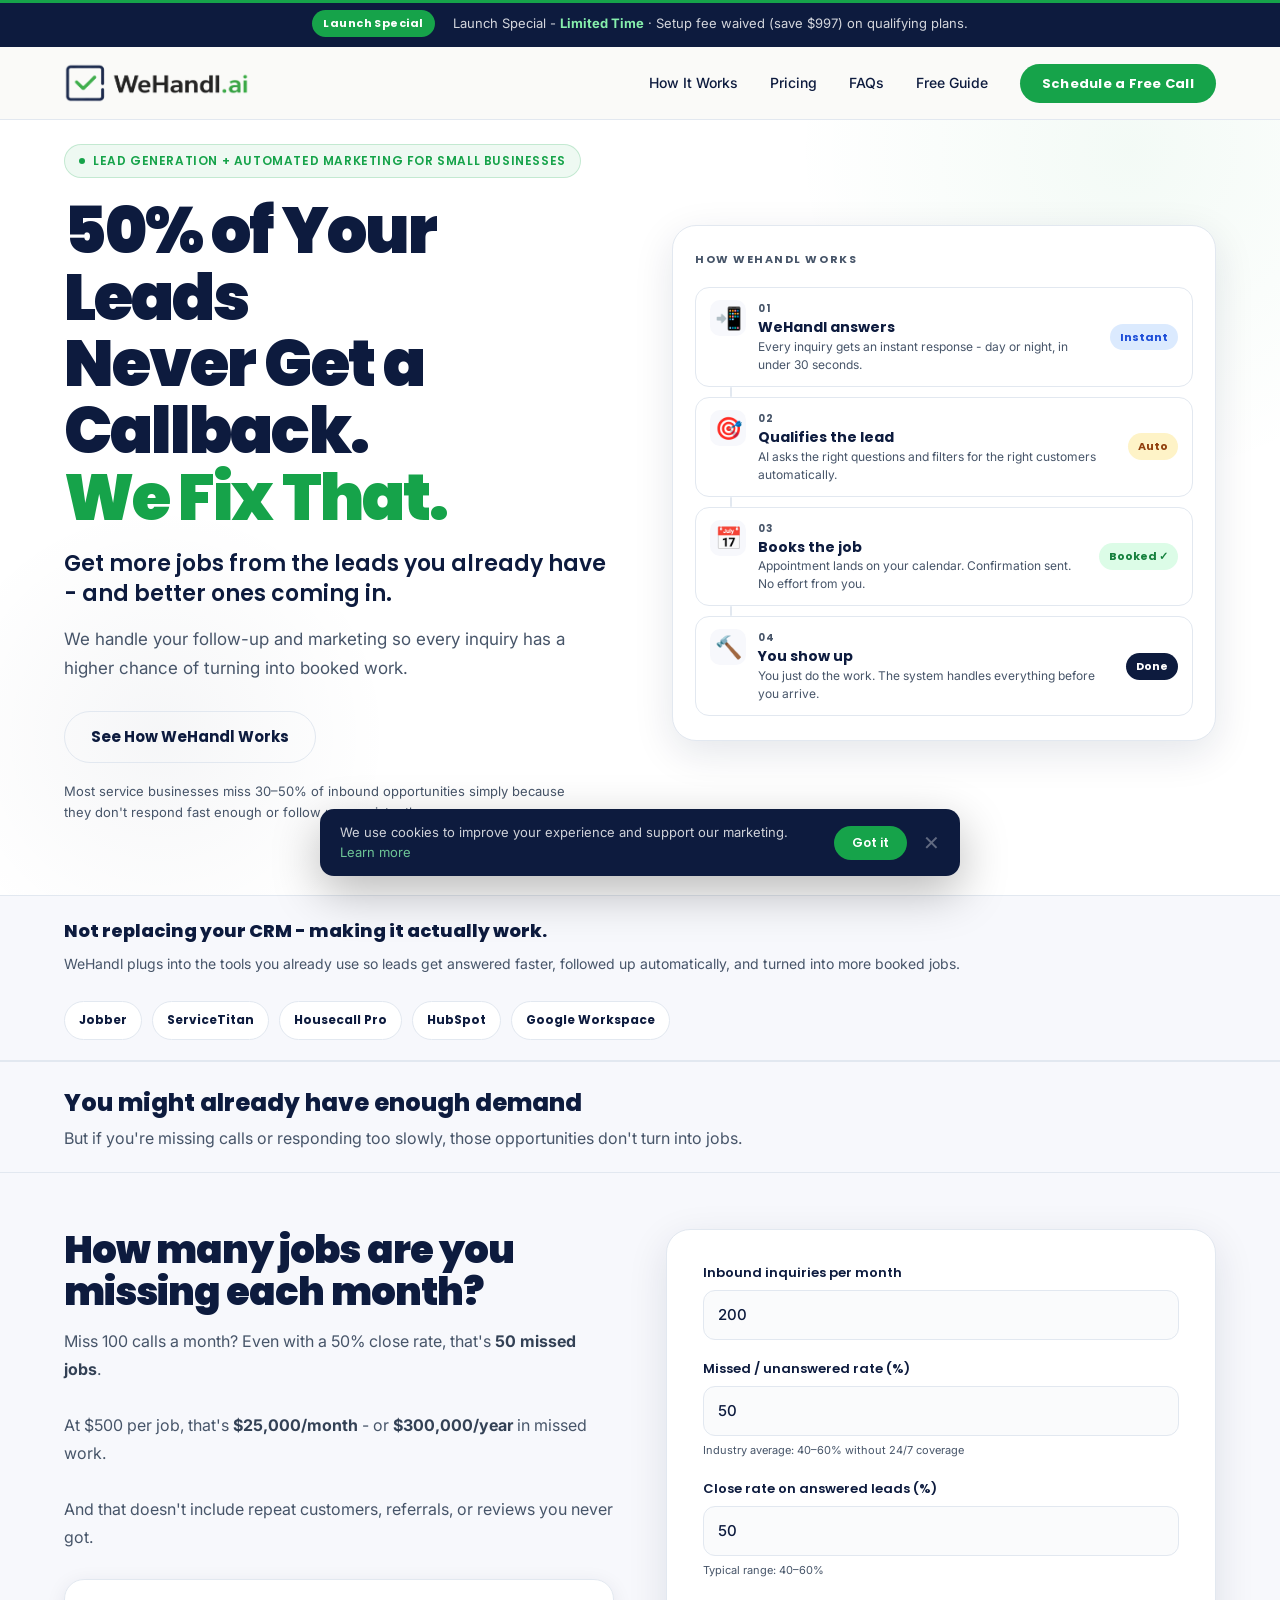
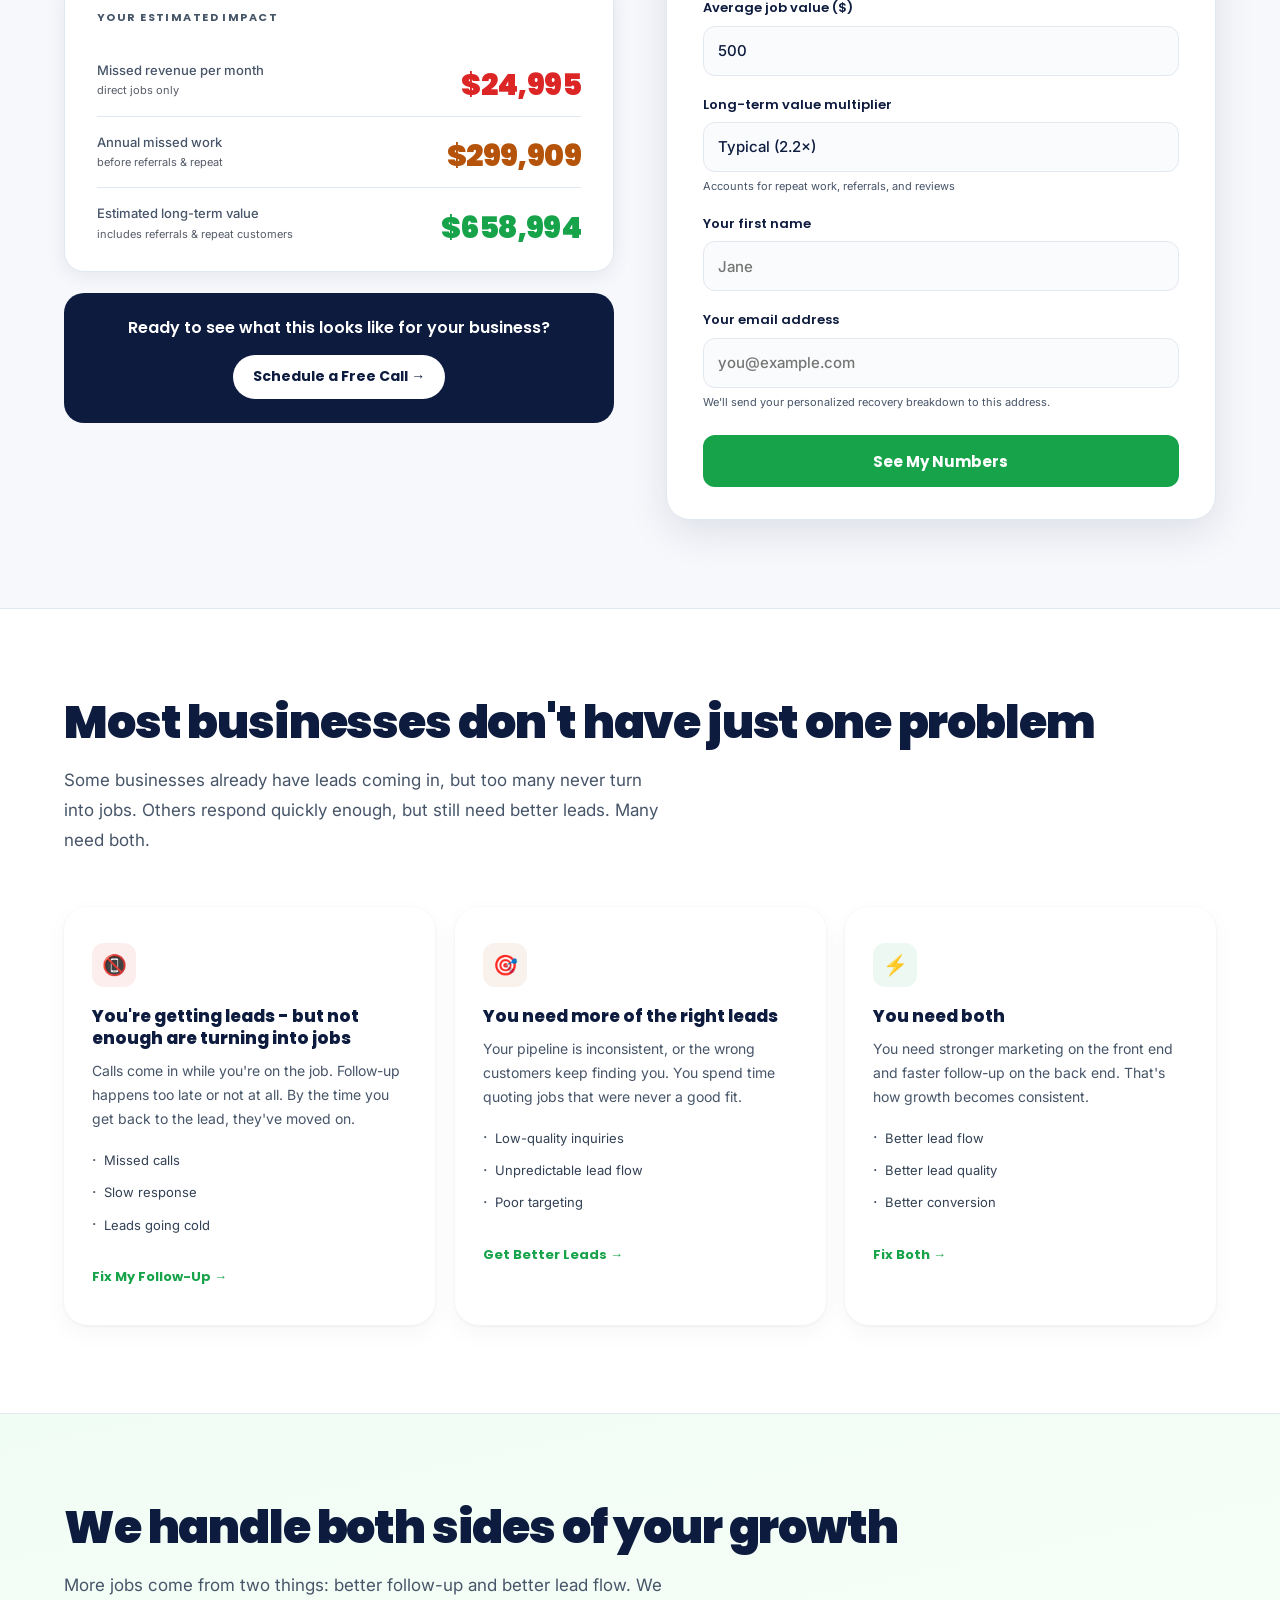
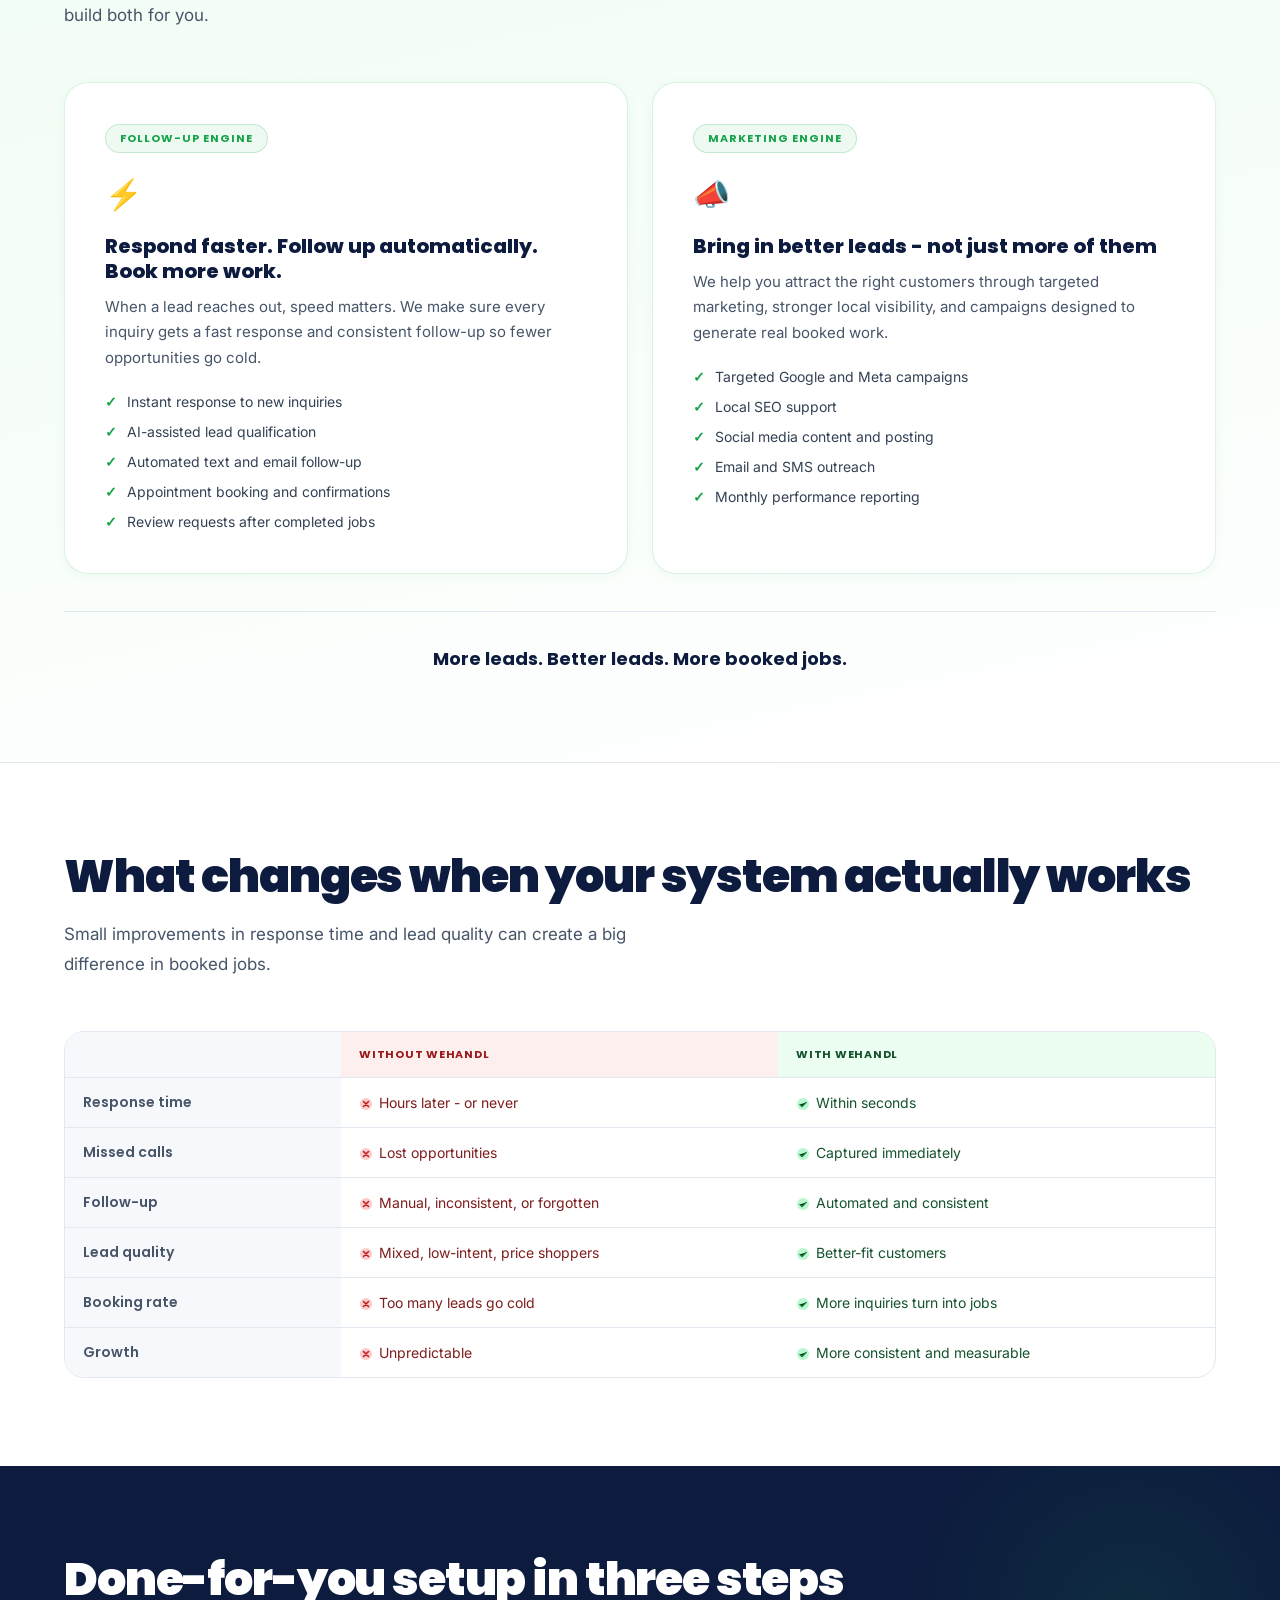
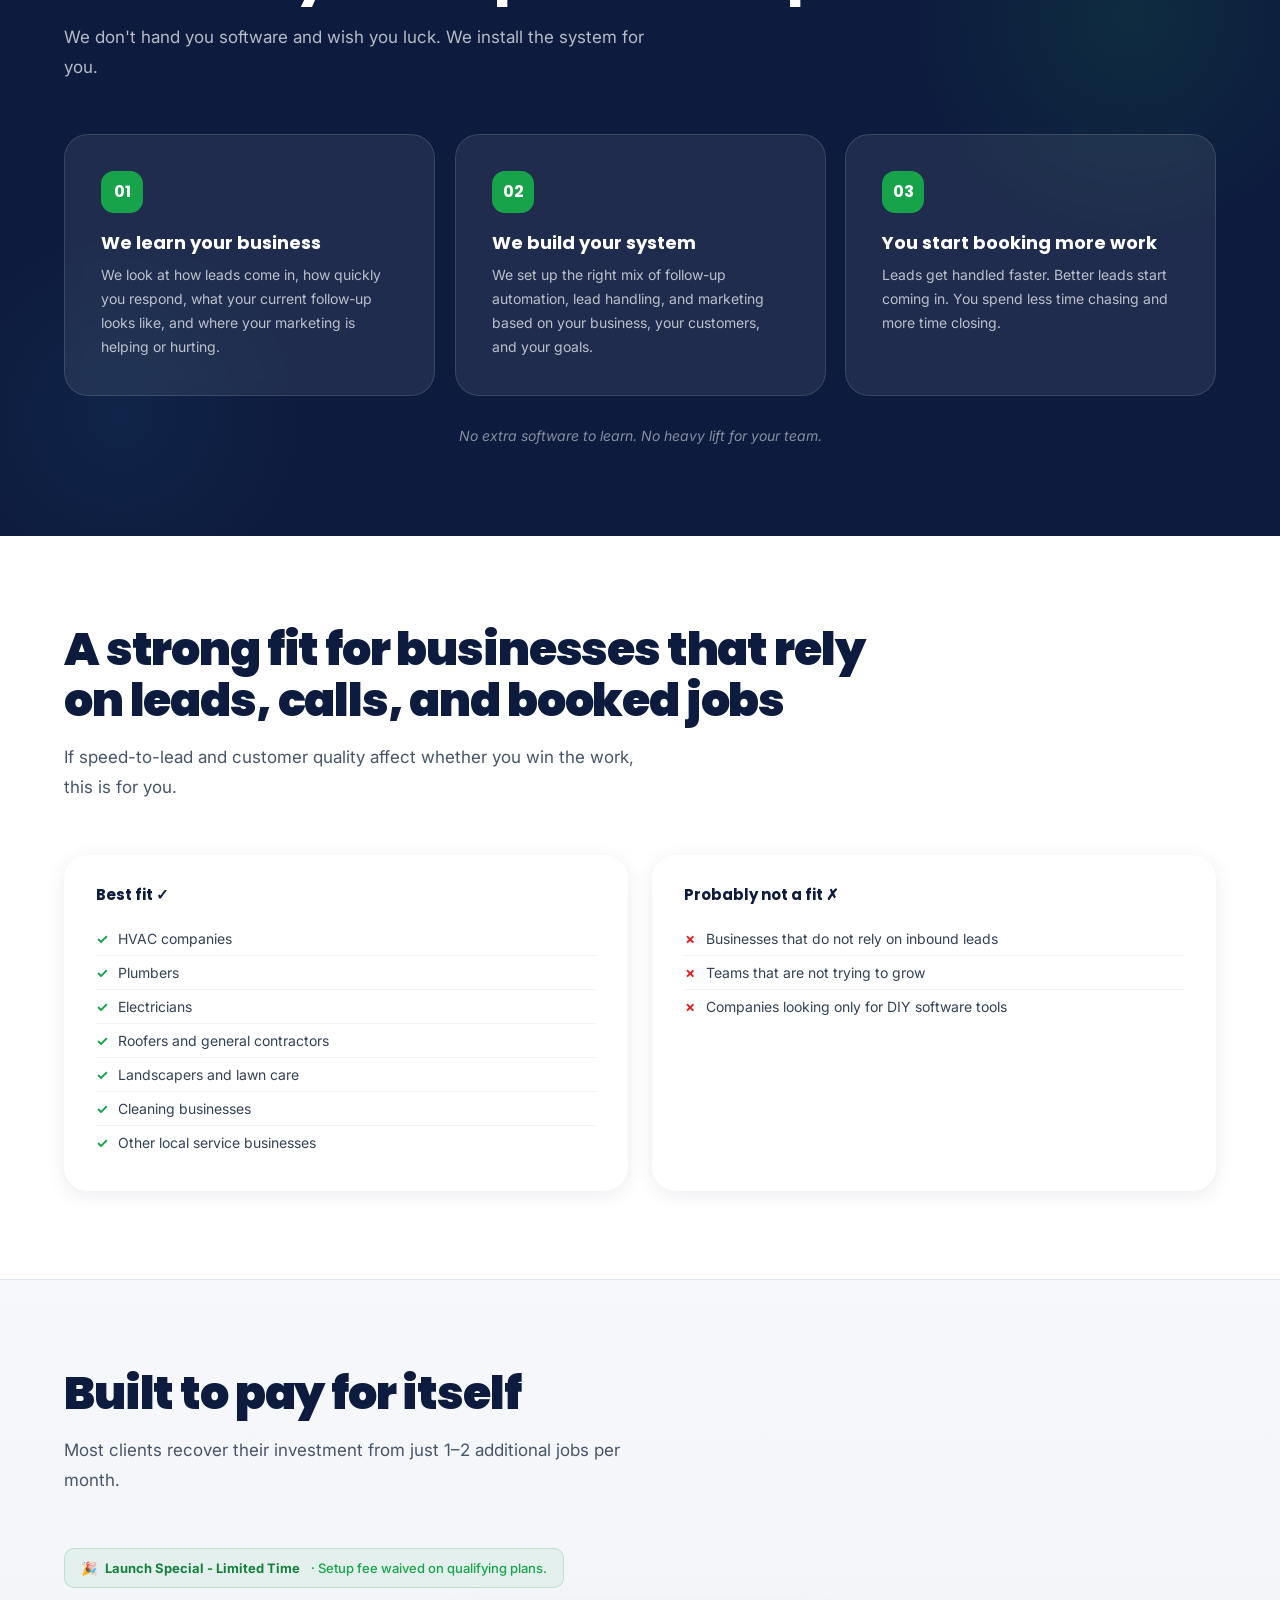
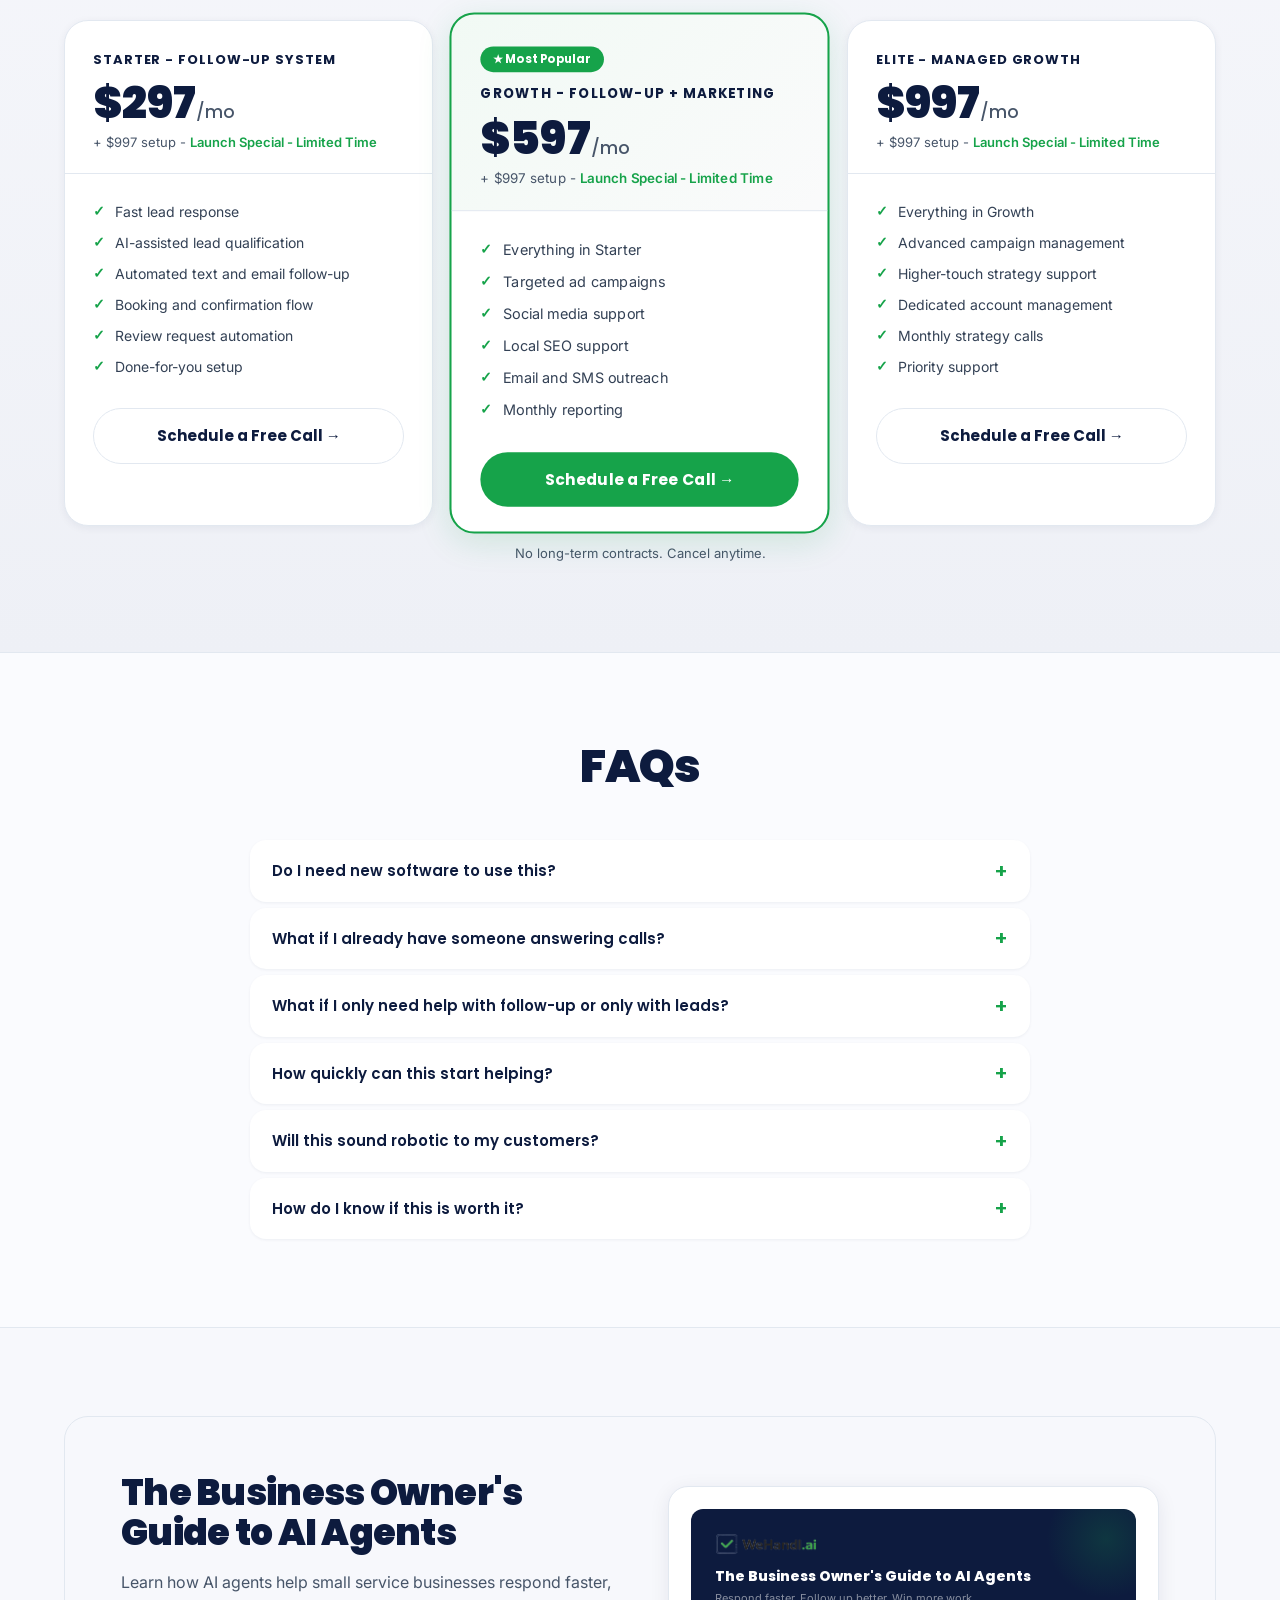
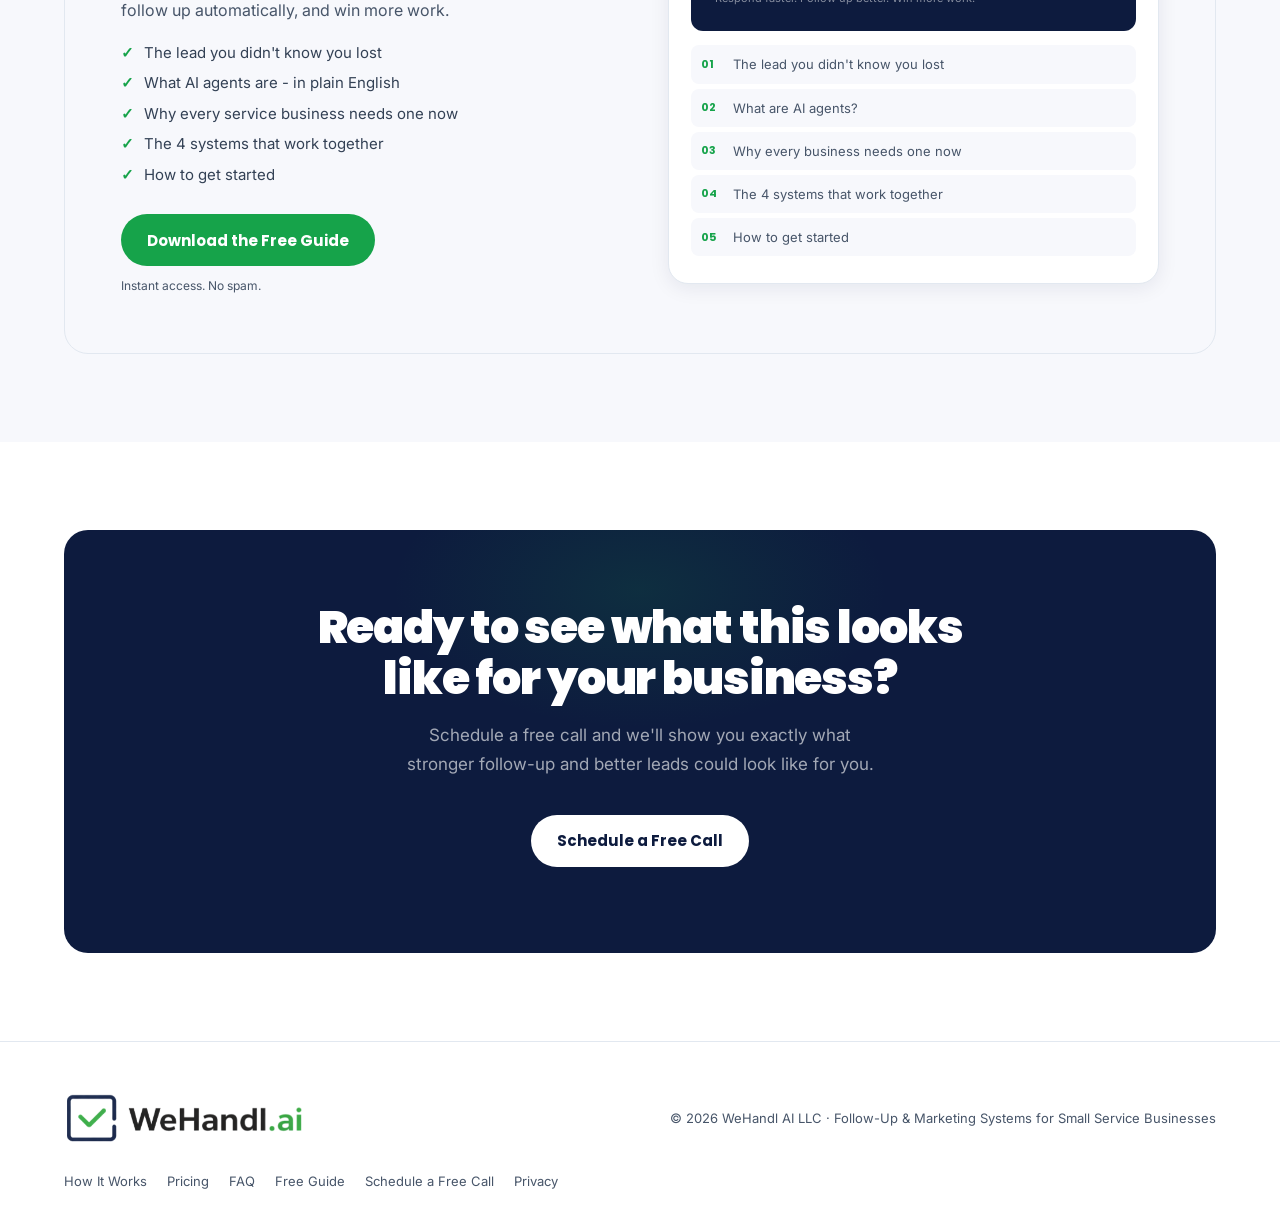
<file: index.html>
<!DOCTYPE html>
<html lang="en">
<head>
<meta charset="UTF-8">
<meta name="viewport" content="width=device-width, initial-scale=1.0">
<title>WeHandl.ai - More Jobs from the Leads You Already Have</title>
<meta name="description" content="WeHandl handles your follow-up and marketing so every inquiry has a higher chance of turning into booked work.">
<link rel="preconnect" href="https://fonts.googleapis.com">
<link href="https://fonts.googleapis.com/css2?family=Poppins:wght@400;500;600;700;800;900&family=Inter:wght@300;400;500;600&display=swap" rel="stylesheet">
<style>
/* ─────────────────────────────────────────
   RESET + TOKENS
───────────────────────────────────────── */
*,*::before,*::after{margin:0;padding:0;box-sizing:border-box}
html{scroll-behavior:smooth;overflow-x:hidden}
body{font-family:"Inter",sans-serif;color:#0F172A;background:#fff;overflow-x:hidden;line-height:1.7;font-size:16px}
h1,h2,h3,h4{font-family:"Poppins",sans-serif;line-height:1.12;color:#0D1B3E}
a{text-decoration:none;color:inherit}
img{display:block;max-width:100%}

:root{
  --navy:#0D1B3E;
  --green:#16A34A;
  --green-d:#15803D;
  --green-bg:rgba(22,163,74,.07);
  --white:#fff;
  --off:#F7F8FC;
  --muted:#475569;
  --body:#334155;
  --border:#E2E8F0;
  --red:#DC2626;
  --gold:#B45309;
  --shadow-sm:0 2px 8px rgba(13,27,62,.06);
  --shadow:0 4px 20px rgba(13,27,62,.08);
  --shadow-md:0 12px 40px rgba(13,27,62,.11);
  --shadow-lg:0 24px 56px rgba(13,27,62,.14);
  --ease:cubic-bezier(.22,1,.36,1);
  --r:16px;
  --r-lg:20px;
  --r-xl:24px;
  --px:clamp(20px,5vw,80px);
}

/* ─────────────────────────────────────────
   BUTTONS
───────────────────────────────────────── */
.btn{display:inline-flex;align-items:center;justify-content:center;gap:8px;font-family:"Poppins",sans-serif;font-weight:700;font-size:15px;border-radius:999px;transition:transform 180ms var(--ease),box-shadow 180ms var(--ease),background 180ms var(--ease),border-color 180ms var(--ease);cursor:pointer;border:none;white-space:nowrap;height:52px;padding:0 26px}
.btn:active{transform:translateY(0)!important}
.btn-green{background:var(--green);color:#fff}
.btn-green:hover{background:var(--green-d);transform:translateY(-2px);box-shadow:0 10px 28px rgba(22,163,74,.32)}
.btn-outline{background:transparent;border:1.5px solid var(--border);color:var(--navy)}
.btn-outline:hover{border-color:#94A3B8;transform:translateY(-2px);background:#FAFBFC}
.btn-white{background:#fff;color:var(--navy)}
.btn-white:hover{transform:translateY(-2px);box-shadow:0 10px 24px rgba(0,0,0,.13)}
.btn-ghost{background:transparent;border:1.5px solid rgba(255,255,255,.28);color:#fff}
.btn-ghost:hover{border-color:rgba(255,255,255,.65);transform:translateY(-2px)}
.btn-sm{height:44px;padding:0 20px;font-size:14px}

/* ─────────────────────────────────────────
   LAUNCH BANNER
───────────────────────────────────────── */
.launch-bar{background:var(--navy);padding:10px var(--px);text-align:center;position:fixed;top:0;left:0;right:0;z-index:201}
.launch-bar-inner{max-width:1200px;margin:0 auto;display:flex;align-items:center;justify-content:center;gap:18px;flex-wrap:wrap}
.lb-chip{background:var(--green);color:#fff;font-family:"Poppins",sans-serif;font-weight:700;font-size:11px;padding:4px 11px;border-radius:100px;flex-shrink:0;letter-spacing:.04em}
.lb-text{font-size:13px;color:rgba(255,255,255,.82)}
.lb-text strong{color:#86efac}
.lb-link{font-family:"Poppins",sans-serif;font-size:13px;font-weight:600;color:#86efac;border-bottom:1px solid rgba(134,239,172,.35);padding-bottom:1px;white-space:nowrap;transition:color .18s,border-color .18s}
.lb-link:hover{color:#16A34A;border-color:rgba(255,255,255,.4)}

/* ─────────────────────────────────────────
   NAV
───────────────────────────────────────── */
.nav{position:fixed;top:42px;left:0;right:0;z-index:200;background:#FAFAF8;backdrop-filter:blur(16px);border-bottom:1px solid var(--border);transition:box-shadow .3s}
.nav.scrolled{box-shadow:0 4px 24px rgba(0,0,0,.25)}
.nav-inner{max-width:1400px;margin:0 auto;height:72px;display:flex;align-items:center;justify-content:space-between;padding:0 var(--px);gap:32px;position:relative}
.nav-logo{height:40px;width:auto;object-fit:contain;margin:0}
.nav-links{display:flex;align-items:center;gap:32px;list-style:none}
.nav-links a{font-size:14px;font-weight:500;color:#0D1B3E;transition:color .18s}
.nav-links a:hover{color:var(--green)}
.nav-links .nav-cta{background:var(--green);color:#fff;padding:10px 22px;border-radius:100px;font-weight:700;font-family:"Poppins",sans-serif;font-size:13px;letter-spacing:.02em;transition:background .18s,transform 180ms var(--ease),box-shadow 180ms var(--ease)}
.nav-links .nav-cta:hover{background:var(--green-d);transform:translateY(-2px);box-shadow:0 8px 20px rgba(22,163,74,.25);color:#fff}

/* Hamburger */
.nav-hamburger{display:none;flex-direction:column;justify-content:center;gap:5px;width:28px;height:28px;cursor:pointer;background:none;border:none;padding:0;z-index:301}
.nav-hamburger span{display:block;width:100%;height:2.5px;background:var(--navy);border-radius:2px;transition:transform .3s,opacity .3s}
.nav-hamburger.open span:nth-child(1){transform:translateY(7.5px) rotate(45deg)}
.nav-hamburger.open span:nth-child(2){opacity:0}
.nav-hamburger.open span:nth-child(3){transform:translateY(-7.5px) rotate(-45deg)}

/* Mobile nav overlay */
.nav-mobile-overlay{display:none;position:fixed;inset:0;background:rgba(13,27,62,.4);backdrop-filter:blur(4px);z-index:199}
.nav-mobile-overlay.open{display:block}

/* Mobile nav + hero */
@media(max-width:768px){
  /* Hide launch bar on mobile - reclaim vertical space */
  .launch-bar{display:none}

  /* Nav */
  .nav{top:0!important}
  .nav-inner{height:52px;padding:0 16px}
  .nav-logo{height:32px;width:auto;margin:0;mix-blend-mode:normal}
  .nav-hamburger{display:flex;order:3}
  .nav-links{position:fixed;top:0;right:-100%;width:280px;height:100vh;flex-direction:column;align-items:stretch;gap:0;background:#fff;padding:80px 28px 40px;z-index:300;box-shadow:-8px 0 40px rgba(0,0,0,.12);transition:right .35s cubic-bezier(.4,0,.2,1)}
  .nav-links.open{right:0}
  .nav-links li{border-bottom:1px solid var(--border)}
  .nav-links a{display:block;padding:16px 0;font-size:16px;font-weight:600}
  .nav-links .nav-cta{text-align:center;margin-top:20px;padding:14px 22px;border-radius:14px;font-size:15px}
  .nav-links li:has(.nav-cta){border-bottom:none}
  /* Hero overrides in RESPONSIVE section below for source-order specificity */
}
@media(min-width:769px) and (max-width:1024px){
  .nav-inner{height:66px}
  .nav-logo{height:36px;margin:0}
  .nav-links{gap:22px}
  .nav-links a{font-size:13px}
}

/* ─────────────────────────────────────────
   COOKIE BANNER
───────────────────────────────────────── */
#cookie-banner{position:fixed;bottom:24px;left:50%;transform:translateX(-50%);z-index:9999;background:var(--navy);color:#fff;border-radius:14px;padding:14px 20px;display:flex;align-items:center;gap:16px;max-width:640px;width:calc(100% - 32px);box-shadow:0 16px 48px rgba(0,0,0,.28);animation:slideUp .4s var(--ease) forwards}
@keyframes slideUp{from{opacity:0;transform:translateX(-50%) translateY(14px)}to{opacity:1;transform:translateX(-50%) translateY(0)}}
#cookie-banner p{font-size:13px;flex:1;opacity:.8;line-height:1.5}
#cookie-banner a{color:#86efac}
.ck-btn{background:var(--green);color:#fff;font-family:"Poppins",sans-serif;font-weight:600;font-size:12px;padding:8px 18px;border-radius:100px;border:none;cursor:pointer;white-space:nowrap;flex-shrink:0;transition:background .18s}
.ck-btn:hover{background:var(--green-d)}
.ck-x{background:none;border:none;color:rgba(255,255,255,.35);cursor:pointer;font-size:20px;flex-shrink:0;line-height:1;transition:color .18s}
.ck-x:hover{color:rgba(255,255,255,.7)}

/* ─────────────────────────────────────────
   HERO
───────────────────────────────────────── */
.hero{padding:148px var(--px) 72px;min-height:calc(100vh - 42px);display:flex;align-items:center;position:relative;overflow:hidden;background:#fff}
.hero::before{content:"";position:absolute;top:-200px;right:-200px;width:700px;height:700px;border-radius:50%;background:radial-gradient(circle,rgba(22,163,74,.05),transparent 68%);pointer-events:none}
.hero::after{content:"";position:absolute;bottom:-80px;left:-80px;width:480px;height:480px;border-radius:50%;background:radial-gradient(circle,rgba(13,27,62,.04),transparent 68%);pointer-events:none}
.hero-inner{position:relative;z-index:1;width:100%;max-width:1200px;margin:0 auto;display:grid;grid-template-columns:1fr 1fr;gap:clamp(48px,5vw,72px);align-items:center}
.hero-inner>div{min-width:0}

/* Hero text */
.hero-badge{display:inline-flex;align-items:center;gap:8px;background:var(--green-bg);border:1px solid rgba(22,163,74,.2);border-radius:100px;padding:6px 14px;margin-bottom:20px;font-size:12px;font-weight:600;color:var(--green);font-family:"Poppins",sans-serif;letter-spacing:.05em;text-transform:uppercase;max-width:100%}
.hero-badge .dot{width:6px;height:6px;background:var(--green);border-radius:50%;animation:blink 2s infinite;flex-shrink:0}
@keyframes blink{0%,100%{opacity:1}50%{opacity:.2}}
.hero h1{font-size:clamp(44px,5vw,64px);font-weight:900;letter-spacing:-.03em;line-height:1.04;max-width:620px;margin-bottom:18px;color:var(--navy)}
.hero h1 .accent{color:var(--green)}
.hero-sub{font-size:22px;font-weight:600;color:var(--navy);line-height:1.35;max-width:560px;margin-bottom:16px;font-family:"Poppins",sans-serif}
.hero-body{font-size:17px;color:var(--muted);max-width:560px;line-height:1.72;margin-bottom:28px}
.hero-btns{display:flex;gap:12px;flex-wrap:wrap;margin-bottom:18px}
.hero-micro{font-size:13px;color:var(--muted);max-width:520px;line-height:1.6}
.hero-trust{font-size:13px;color:#94A3B8;margin-top:8px}

/* Hero right - stat card */
.hero-card{background:#fff;border:1px solid var(--border);border-radius:var(--r-xl);padding:28px 32px;box-shadow:var(--shadow-md);width:100%}
.hero-card-label{font-family:"Poppins",sans-serif;font-size:11px;font-weight:700;letter-spacing:.14em;text-transform:uppercase;color:var(--muted);margin-bottom:18px;display:block}
.hero-main-stat{font-family:"Poppins",sans-serif;font-size:clamp(40px,5vw,58px);font-weight:900;color:var(--navy);letter-spacing:-.03em;line-height:1;margin-bottom:4px}
.hero-main-sub{font-size:13px;color:var(--muted);margin-bottom:22px}
.hero-sub-stats{display:grid;grid-template-columns:repeat(3,1fr);gap:12px;margin-bottom:24px}
.hss-item{background:var(--off);border:1px solid var(--border);border-radius:var(--r);padding:12px 10px;text-align:center}
.hss-val{font-family:"Poppins",sans-serif;font-size:18px;font-weight:800;color:var(--navy);display:block;line-height:1}
.hss-val.red{color:var(--red)}
.hss-val.gold{color:var(--gold)}
.hss-val.green{color:var(--green)}
.hss-lbl{font-size:11px;color:var(--muted);margin-top:4px;line-height:1.3;display:block}
/* Lead flow */
.lf-flow{display:flex;align-items:center;gap:0;background:var(--off);border:1px solid var(--border);border-radius:var(--r);overflow:hidden}
.lf-step{flex:1;padding:10px 12px;text-align:center;font-size:11px;font-weight:600;color:var(--muted);font-family:"Poppins",sans-serif;line-height:1.3;position:relative}
.lf-step.active{background:#fff;color:var(--navy);box-shadow:var(--shadow-sm)}
.lf-step:not(:last-child)::after{content:"→";position:absolute;right:-6px;top:50%;transform:translateY(-50%);font-size:12px;color:var(--border);z-index:1}
.lf-dot-active{width:6px;height:6px;border-radius:50%;background:var(--green);display:inline-block;margin-right:4px;animation:blink 1.6s infinite;vertical-align:middle}


.integration-strip{padding:20px var(--px);background:var(--off);border-top:1px solid var(--border);border-bottom:1px solid var(--border)}
.integration-strip-inner{max-width:1200px;margin:0 auto;display:flex;align-items:center;justify-content:space-between;gap:24px;flex-wrap:wrap}
.integration-copy strong{display:block;font-family:"Poppins",sans-serif;font-size:18px;font-weight:800;color:var(--navy);margin-bottom:4px}
.integration-copy span{font-size:14px;color:var(--muted);line-height:1.6}
.integration-tags{display:flex;flex-wrap:wrap;gap:10px}
.integration-tags span{background:#fff;border:1px solid var(--border);border-radius:999px;padding:8px 14px;font-size:12px;font-weight:700;color:var(--navy);font-family:"Poppins",sans-serif;white-space:nowrap}

/* ─────────────────────────────────────────
   TRANSITION BLOCK
───────────────────────────────────────── */
.transition-block{padding:28px var(--px) 20px;background:var(--off);border-top:1px solid var(--border)}
.transition-block-inner{max-width:1200px;margin:0 auto}
.tb-headline{font-family:"Poppins",sans-serif;font-size:clamp(18px,2.5vw,24px);font-weight:800;color:var(--navy);margin-bottom:8px}
.tb-body{font-size:16px;color:var(--muted);max-width:700px;line-height:1.7}

/* ─────────────────────────────────────────
   CALCULATOR
───────────────────────────────────────── */
.calc-section{padding:56px var(--px) 88px;background:var(--off);border-top:1px solid var(--border);border-bottom:1px solid var(--border)}
.calc-inner{max-width:1200px;margin:0 auto}
.calc-layout{display:grid;grid-template-columns:1fr 1fr;gap:clamp(40px,4vw,56px);align-items:start}

/* Calc left */
.calc-eyebrow{font-size:11px;font-weight:700;letter-spacing:.15em;text-transform:uppercase;color:var(--green);display:block;margin-bottom:12px;font-family:"Poppins",sans-serif}
.calc-headline{font-size:clamp(28px,3vw,40px);font-weight:900;letter-spacing:-.025em;line-height:1.1;max-width:540px;margin-bottom:14px;color:var(--navy)}
.calc-body{font-size:16px;color:var(--muted);max-width:560px;line-height:1.75;margin-bottom:28px}
.calc-body strong{color:var(--body)}

.calc-results-card{background:#fff;border:1px solid var(--border);border-radius:var(--r-lg);padding:28px 32px;box-shadow:var(--shadow);margin-bottom:20px}
.calc-results-lbl{font-size:11px;font-weight:700;letter-spacing:.13em;text-transform:uppercase;color:var(--muted);margin-bottom:18px;display:block;font-family:"Poppins",sans-serif}
.calc-result-item{display:flex;justify-content:space-between;align-items:flex-end;padding:16px 0;border-bottom:1px solid var(--border)}
.calc-result-item:last-child{border-bottom:none;padding-bottom:0}
.calc-result-lbl{font-size:13px;color:var(--muted);font-weight:500;line-height:1.4}
.calc-result-sub{font-size:11px;opacity:.7;display:block;margin-top:2px}
.calc-result-val{font-family:"Poppins",sans-serif;font-size:30px;font-weight:900;letter-spacing:-.02em;line-height:1;transition:opacity .18s;min-width:140px;text-align:right;flex-shrink:0}
.calc-result-val.red{color:var(--red)}
.calc-result-val.gold{color:var(--gold)}
.calc-result-val.green{color:var(--green)}
.calc-result-val.fading{opacity:.2}

.calc-cta-card{background:var(--navy);border-radius:var(--r-lg);padding:24px 28px;text-align:center}
.calc-cta-card p{font-size:16px;font-weight:600;color:#fff;margin-bottom:16px;font-family:"Poppins",sans-serif;line-height:1.4}

/* Calc right - form */
.calc-form-card{background:#fff;border:1px solid var(--border);border-radius:var(--r-xl);padding:32px 36px;box-shadow:var(--shadow-md)}
.calc-field{margin-bottom:18px}
.calc-field label{display:block;font-size:13px;font-weight:600;color:var(--navy);margin-bottom:6px;font-family:"Poppins",sans-serif}
.calc-field input,.calc-field select{width:100%;height:50px;padding:0 14px;background:#FAFBFC;border:1.5px solid var(--border);border-radius:12px;font-size:15px;font-family:"Inter",sans-serif;font-weight:500;color:var(--navy);appearance:none;outline:none;transition:border-color .18s,box-shadow .18s}
.calc-field input:focus,.calc-field select:focus{border-color:var(--green);box-shadow:0 0 0 3px rgba(22,163,74,.1);background:#fff}
.calc-helper{font-size:11px;color:var(--muted);margin-top:5px;display:block}
.calc-submit{width:100%;height:52px;background:var(--green);color:#fff;font-family:"Poppins",sans-serif;font-size:15px;font-weight:700;border:none;border-radius:12px;cursor:pointer;transition:background .18s,transform 180ms var(--ease),box-shadow 180ms var(--ease);margin-top:6px}
.calc-submit:hover{background:var(--green-d);transform:translateY(-2px);box-shadow:0 10px 28px rgba(22,163,74,.3)}

/* ─────────────────────────────────────────
   SECTION SHELL
───────────────────────────────────────── */
.section{padding:88px var(--px)}
.section.alt{background:var(--off)}

/* ── Distinct section backgrounds ── */
/* Solution: soft green tint */
#solution{background:linear-gradient(168deg,#f0fdf4 0%,#f7fef9 50%,#fff 100%)}
/* How It Works: navy depth */
#how{background:var(--navy);color:#fff;position:relative;overflow:hidden}
#how::before{content:"";position:absolute;top:-100px;right:-100px;width:500px;height:500px;border-radius:50%;background:radial-gradient(circle,rgba(22,163,74,.12),transparent 65%);pointer-events:none}
#how::after{content:"";position:absolute;bottom:-80px;left:-80px;width:400px;height:400px;border-radius:50%;background:radial-gradient(circle,rgba(56,189,248,.06),transparent 65%);pointer-events:none}
#how .section-inner{position:relative;z-index:1}
#how .section-title,#how .how-card h3{color:#fff}
#how .section-lead,#how .how-card p{color:rgba(255,255,255,.7)}
#how .how-support{color:rgba(255,255,255,.5)}
/* Pricing: subtle gradient */
#pricing{background:linear-gradient(180deg,#F7F8FC 0%,#EEF0F6 100%)}
/* FAQ: soft warm tint */
#faq{background:#FAFBFE}
/* Who: clean white with subtle left accent */
#who{background:#fff}
.section-inner{max-width:1200px;margin:0 auto}
.eyebrow{font-size:12px;font-weight:700;letter-spacing:.15em;text-transform:uppercase;color:var(--green);display:block;margin-bottom:12px;font-family:"Poppins",sans-serif}
.section-title{font-size:clamp(28px,4vw,46px);font-weight:900;margin-bottom:18px;letter-spacing:-.025em;line-height:1.1}
.section-lead{font-size:17px;color:var(--muted);max-width:600px;line-height:1.75;margin-bottom:52px}
.section-lead.reveal{opacity:0;transform:translateY(14px);transition:opacity 500ms var(--ease) 120ms,transform 500ms var(--ease) 120ms}
.section-lead.reveal.visible{opacity:1;transform:translateY(0)}

/* ─────────────────────────────────────────
   SCROLL REVEAL
───────────────────────────────────────── */
.reveal{opacity:0;transform:translateY(22px);transition:opacity 520ms var(--ease),transform 520ms var(--ease);will-change:transform,opacity}
.reveal.visible{opacity:1;transform:translateY(0)}

/* Slide from left */
.reveal-left{opacity:0;transform:translateX(-30px);transition:opacity 550ms var(--ease),transform 550ms var(--ease);will-change:transform,opacity}
.reveal-left.visible{opacity:1;transform:translateX(0)}

/* Slide from right */
.reveal-right{opacity:0;transform:translateX(30px);transition:opacity 550ms var(--ease),transform 550ms var(--ease);will-change:transform,opacity}
.reveal-right.visible{opacity:1;transform:translateX(0)}

/* Scale up */
.reveal-scale{opacity:0;transform:scale(.92);transition:opacity 500ms var(--ease),transform 500ms var(--ease);will-change:transform,opacity}
.reveal-scale.visible{opacity:1;transform:scale(1)}

/* Section headings - slide up with line reveal */
.section-title{opacity:0;transform:translateY(18px);transition:opacity 600ms var(--ease),transform 600ms var(--ease)}
.section-title.visible{opacity:1;transform:translateY(0)}
.section-sub{opacity:0;transform:translateY(12px);transition:opacity 500ms var(--ease) 150ms,transform 500ms var(--ease) 150ms}
.section-sub.visible{opacity:1;transform:translateY(0)}

/* Number count-up glow on reveal */
.calc-result-val{transition:opacity .4s var(--ease),transform .4s var(--ease);font-variant-numeric:tabular-nums;will-change:transform,opacity}
.calc-results-card.visible .calc-result-val{animation:countGlow 800ms ease-out both}
@keyframes countGlow{0%{opacity:.3}40%{opacity:1}100%{opacity:1}}

/* Blur-in - cinematic, use sparingly */
.reveal-blur{opacity:0;filter:blur(6px);transform:translateY(10px);transition:opacity 600ms var(--ease),filter 600ms var(--ease),transform 600ms var(--ease)}
.reveal-blur.visible{opacity:1;filter:blur(0);transform:translateY(0)}

/* Growing divider between sections */
.section-divider{width:100%;height:1px;position:relative;overflow:hidden}
.section-divider::after{content:'';position:absolute;top:0;left:50%;width:0;height:1px;background:var(--border);transition:width 800ms var(--ease),left 800ms var(--ease)}
.section-divider.visible::after{width:100%;left:0}

/* Scroll progress bar (CSS-only where supported) */
@supports(animation-timeline:scroll()){
  .scroll-progress{position:fixed;top:0;left:0;right:0;height:3px;background:var(--green);transform-origin:left;z-index:9999;animation:scaleProgress linear both;animation-timeline:scroll(root block);pointer-events:none}
  @keyframes scaleProgress{from{transform:scaleX(0)}to{transform:scaleX(1)}}
}

/* Reduced motion */
@media(prefers-reduced-motion:reduce){
  .reveal,.reveal-left,.reveal-right,.reveal-scale,.reveal-blur,
  .section-title,.section-lead,.section-divider::after{
    opacity:1!important;transform:none!important;filter:none!important;
    transition:none!important;animation:none!important
  }
  .section-divider::after{width:100%!important;left:0!important}
}

/* ─────────────────────────────────────────
   GROWTH BREAKDOWN CARDS
───────────────────────────────────────── */
.breakdown-grid{display:grid;grid-template-columns:repeat(3,1fr);gap:20px;margin-top:52px}
.breakdown-card{background:#fff;border:none;border-radius:var(--r-xl);padding:36px 28px;position:relative;overflow:hidden;cursor:default;transition:transform 220ms var(--ease),box-shadow 220ms var(--ease);box-shadow:0 1px 4px rgba(13,27,62,.06),0 8px 24px rgba(13,27,62,.04)}
.breakdown-card::before{content:"";position:absolute;top:0;left:0;right:0;height:3px;transform:scaleX(0);transform-origin:left;transition:transform 360ms var(--ease)}
.bd-c1::before{background:var(--red)}.bd-c2::before{background:var(--gold)}.bd-c3::before{background:var(--green)}
.breakdown-card:hover{transform:translateY(-5px);box-shadow:var(--shadow-md)}
.breakdown-card:hover::before{transform:scaleX(1)}
.bd-c1:hover{box-shadow:0 12px 36px rgba(220,38,38,.1)}.bd-c2:hover{box-shadow:0 12px 36px rgba(180,83,9,.1)}.bd-c3:hover{box-shadow:0 12px 36px rgba(22,163,74,.1)}
.bd-icon{width:44px;height:44px;border-radius:12px;display:flex;align-items:center;justify-content:center;font-size:20px;margin-bottom:18px}
.bd-c1 .bd-icon{background:rgba(220,38,38,.08)}.bd-c2 .bd-icon{background:rgba(180,83,9,.08)}.bd-c3 .bd-icon{background:rgba(22,163,74,.08)}
.breakdown-card h3{font-size:17px;font-weight:800;margin-bottom:10px;color:var(--navy);line-height:1.3}
.breakdown-card p{font-size:14px;color:var(--muted);line-height:1.7;margin-bottom:16px}
.bd-points{list-style:none;display:flex;flex-direction:column;gap:5px;margin-bottom:24px}
.bd-points li{font-size:13px;color:var(--body);display:flex;gap:8px;align-items:center}
.bd-points li::before{content:"·";color:var(--muted);font-size:16px;flex-shrink:0}
.bd-cta{font-size:13px;font-weight:700;color:var(--green);font-family:"Poppins",sans-serif;display:inline-flex;align-items:center;gap:6px;transition:gap .18s}
.breakdown-card:hover .bd-cta{gap:10px}

/* ─────────────────────────────────────────
   SOLUTION CARDS
───────────────────────────────────────── */
.solution-grid{display:grid;grid-template-columns:1fr 1fr;gap:24px;margin-top:52px}
.solution-card{background:#fff;border:1.5px solid rgba(22,163,74,.15);border-radius:var(--r-xl);padding:40px;transition:transform 220ms var(--ease),box-shadow 220ms var(--ease),border-color 220ms var(--ease);box-shadow:0 2px 12px rgba(22,163,74,.06)}
.solution-card:hover{transform:translateY(-5px);box-shadow:0 12px 36px rgba(22,163,74,.14);border-color:rgba(22,163,74,.32)}
.sol-tag{display:inline-block;background:var(--green-bg);border:1px solid rgba(22,163,74,.2);border-radius:100px;padding:4px 14px;font-size:11px;font-family:"Poppins",sans-serif;font-weight:700;letter-spacing:.09em;text-transform:uppercase;color:var(--green);margin-bottom:16px}
.sol-icon{font-size:30px;display:block;margin-bottom:14px}
.solution-card h3{font-size:20px;font-weight:800;margin-bottom:10px;color:var(--navy);line-height:1.25}
.solution-card p{font-size:15px;color:var(--muted);line-height:1.72;margin-bottom:20px}
.sol-checks{display:flex;flex-direction:column;gap:8px}
.sol-check{font-size:14px;color:var(--body);display:flex;gap:10px;align-items:flex-start;line-height:1.5}
.sol-check::before{content:"✓";color:var(--green);font-weight:700;flex-shrink:0;font-family:"Poppins",sans-serif;margin-top:1px}
.solution-footer{text-align:center;margin-top:36px;padding-top:32px;border-top:1px solid var(--border)}
.solution-footer p{font-size:18px;font-weight:700;color:var(--navy);font-family:"Poppins",sans-serif}

/* ─────────────────────────────────────────
   BEFORE / AFTER TABLE - FIXED
───────────────────────────────────────── */
.ba-wrap{margin-top:48px;overflow-x:auto;-webkit-overflow-scrolling:touch;border-radius:var(--r-lg);border:1px solid var(--border)}
.ba-table{width:100%;border-collapse:collapse;table-layout:fixed;min-width:560px}
.ba-table colgroup col:nth-child(1){width:24%}
.ba-table colgroup col:nth-child(2){width:38%}
.ba-table colgroup col:nth-child(3){width:38%}
.ba-table thead tr{border-bottom:1px solid var(--border)}
.ba-table th{padding:13px 18px;font-size:11px;font-weight:700;letter-spacing:.07em;text-transform:uppercase;text-align:left;font-family:"Poppins",sans-serif}
.ba-th-label{background:var(--off);color:var(--muted)}
.ba-th-bad{background:rgba(254,226,226,.55);color:#991B1B}
.ba-th-good{background:rgba(220,252,231,.55);color:#14532D}
.ba-table tbody tr{border-bottom:.5px solid var(--border)}
.ba-table tbody tr:last-child{border-bottom:none}
.ba-table td{padding:14px 18px;font-size:14px;vertical-align:middle;line-height:1.5;transition:background 180ms var(--ease),transform 180ms var(--ease)}
.ba-td-label{font-size:13px;font-weight:600;color:var(--muted);background:var(--off);font-family:"Poppins",sans-serif}
.ba-td-bad{color:#7F1D1D;background:transparent}
.ba-td-good{color:#14532D;background:transparent}
.ba-table tbody tr:hover .ba-td-bad{background:#FEF2F2;transform:translateX(-4px)}
.ba-table tbody tr:hover .ba-td-good{background:#F0FDF4;transform:translateX(4px)}
.ba-table tbody tr:hover .ba-td-label{background:#F1F5F9}
/* icon helpers */
.ba-x{display:inline-flex;align-items:center;gap:7px}.ba-ch{display:inline-flex;align-items:center;gap:7px}

/* Mobile comparison cards (hidden on desktop) */
.ba-cards{display:none;flex-direction:column;gap:14px;margin-top:40px}
.ba-card{border-radius:var(--r);overflow:hidden;background:#fff;box-shadow:var(--shadow-sm)}
.ba-card-label{font-size:12px;font-weight:700;letter-spacing:.08em;text-transform:uppercase;color:var(--navy);font-family:"Poppins",sans-serif;padding:14px 18px 0;margin-bottom:10px}
.ba-card-row{display:flex;align-items:flex-start;gap:10px;padding:8px 18px;font-size:14px;line-height:1.5}
.ba-card-row:last-child{padding-bottom:16px}
.ba-card-bad{color:#7F1D1D;background:rgba(254,226,226,.3);padding:10px 18px;border-bottom:1px solid rgba(254,226,226,.5)}
.ba-card-good{color:#14532D;background:rgba(220,252,231,.35);padding:10px 18px}
.ba-card-icon{flex-shrink:0;margin-top:1px}
.ba-card-tag{display:inline-block;font-size:10px;font-weight:700;letter-spacing:.06em;text-transform:uppercase;padding:2px 8px;border-radius:4px;margin-bottom:4px;font-family:"Poppins",sans-serif}
.ba-card-tag-bad{background:rgba(254,226,226,.6);color:#991B1B}
.ba-card-tag-good{background:rgba(220,252,231,.6);color:#14532D}

/* ─────────────────────────────────────────
   HOW IT WORKS
───────────────────────────────────────── */
.how-grid{display:grid;grid-template-columns:repeat(3,1fr);gap:20px;margin-top:48px}
.how-card{background:rgba(255,255,255,.08);border:1px solid rgba(255,255,255,.12);border-radius:var(--r-xl);padding:36px;transition:transform 220ms var(--ease),box-shadow 220ms var(--ease),background 220ms var(--ease);backdrop-filter:blur(8px)}
.how-card:hover{transform:translateY(-4px);background:rgba(255,255,255,.14);box-shadow:0 12px 40px rgba(0,0,0,.3)}
.how-num{display:inline-flex;align-items:center;justify-content:center;width:42px;height:42px;border-radius:13px;background:var(--green);color:#fff;font-family:"Poppins",sans-serif;font-weight:700;font-size:16px;margin-bottom:20px}
.how-card h3{font-size:18px;font-weight:700;margin-bottom:10px;color:var(--navy)}
.how-card p{font-size:14px;color:var(--muted);line-height:1.72}
.how-support{text-align:center;margin-top:28px;font-size:14px;color:var(--muted);font-style:italic}

/* ─────────────────────────────────────────
   WHO IT'S FOR
───────────────────────────────────────── */
.who-grid{display:grid;grid-template-columns:1fr 1fr;gap:24px;margin-top:48px}
.who-box{background:#fff;border:none;border-radius:var(--r-xl);padding:32px;box-shadow:var(--shadow)}
.who-box h3{font-size:15px;font-weight:700;margin-bottom:18px;color:var(--navy);font-family:"Poppins",sans-serif}
.who-item{display:flex;gap:10px;font-size:14px;color:var(--body);padding:6px 0;line-height:1.5;border-bottom:.5px solid #F1F5F9}
.who-item:last-child{border-bottom:none}
.wi-yes{color:var(--green);font-weight:700;flex-shrink:0}
.wi-no{color:var(--red);font-weight:700;flex-shrink:0}

/* ─────────────────────────────────────────
   PRICING
───────────────────────────────────────── */
.pricing-special{display:inline-flex;align-items:center;gap:8px;background:var(--green-bg);border:1px solid rgba(22,163,74,.2);border-radius:10px;padding:8px 16px;font-size:13px;color:var(--green);font-weight:500;margin-bottom:32px}
.pricing-special strong{color:var(--green-d)}
.pricing-grid{display:grid;grid-template-columns:repeat(3,1fr);gap:22px}
.plan-card{background:#fff;border:1.5px solid var(--border);border-radius:var(--r-xl);overflow:hidden;transition:transform 220ms var(--ease),box-shadow 220ms var(--ease);box-shadow:var(--shadow-sm)}
.plan-card:hover{transform:translateY(-5px);box-shadow:var(--shadow-md)}
.plan-card.featured{border-color:var(--green);border-width:2px;box-shadow:0 8px 32px rgba(22,163,74,.15);transform:scale(1.03)}
.plan-card.featured:hover{transform:scale(1.03) translateY(-5px);box-shadow:0 16px 48px rgba(22,163,74,.22)}
.plan-header{padding:28px 28px 20px}
.plan-header.tinted{background:linear-gradient(135deg,rgba(22,163,74,.06),rgba(13,27,62,.02))}
.plan-badge{display:inline-block;background:var(--green);color:#fff;font-size:11px;font-weight:700;padding:3px 12px;border-radius:100px;margin-bottom:10px;font-family:"Poppins",sans-serif}
.plan-name{font-family:"Poppins",sans-serif;font-size:13px;font-weight:700;color:var(--navy);text-transform:uppercase;letter-spacing:.07em;margin-bottom:10px}
.plan-price{font-family:"Poppins",sans-serif;font-size:44px;font-weight:900;color:var(--navy);line-height:1}
.plan-price em{font-size:17px;font-weight:500;color:var(--muted);font-style:normal}
.plan-setup{font-size:13px;color:var(--muted);margin-top:6px}
.plan-setup .waived{color:var(--green);font-weight:600}
.plan-divider{height:1px;background:var(--border)}
.plan-body{padding:22px 28px}
.plan-item{display:flex;gap:10px;font-size:14px;color:var(--body);padding:5px 0;line-height:1.5}
.plan-item::before{content:"✓";color:var(--green);font-weight:700;flex-shrink:0;font-family:"Poppins",sans-serif}
.plan-cta{display:block;text-align:center;background:var(--green);color:#fff;font-family:"Poppins",sans-serif;font-weight:700;font-size:15px;padding:14px;border-radius:100px;margin:4px 28px 24px;transition:background .18s,transform 180ms var(--ease)}
.plan-cta:hover{background:var(--green-d);transform:translateY(-1px)}
.plan-cta.outline{background:transparent;border:1.5px solid var(--border);color:var(--navy)}
.plan-cta.outline:hover{border-color:var(--navy);background:var(--off)}
.pricing-note{text-align:center;font-size:13px;color:var(--muted);margin-top:16px}

/* ─────────────────────────────────────────
   FAQ
───────────────────────────────────────── */
.faq-wrap{max-width:780px;margin:48px auto 0;display:flex;flex-direction:column;gap:6px}
.faq-item{border:none;border-radius:var(--r);overflow:hidden;transition:box-shadow .22s;box-shadow:0 1px 3px rgba(13,27,62,.06);background:#fff}
.faq-item.open{box-shadow:0 4px 16px rgba(22,163,74,.1)}
.faq-q{display:flex;justify-content:space-between;align-items:center;padding:18px 22px;cursor:pointer;font-size:15px;font-weight:600;color:var(--navy);font-family:"Poppins",sans-serif;gap:16px;user-select:none;background:transparent;transition:background .18s}
.faq-q:hover{background:rgba(22,163,74,.04)}
.faq-arr{font-size:20px;color:var(--green);flex-shrink:0;transition:transform 240ms var(--ease);line-height:1}
.faq-item.open .faq-arr{transform:rotate(45deg)}
.faq-a{max-height:0;overflow:hidden;transition:max-height 280ms ease}
.faq-item.open .faq-a{max-height:240px}
.faq-a-inner{padding:0 22px 18px;font-size:14px;color:var(--muted);line-height:1.75}

/* ─────────────────────────────────────────
   FREE GUIDE
───────────────────────────────────────── */
.guide-box{background:var(--off);border-radius:var(--r-xl);padding:56px;display:grid;grid-template-columns:1fr 1fr;gap:56px;align-items:center;border:1px solid var(--border)}
.guide-list{list-style:none;margin:18px 0 28px;display:flex;flex-direction:column;gap:8px}
.guide-list li{display:flex;gap:10px;font-size:15px;color:var(--body);align-items:flex-start;line-height:1.5}
.guide-list li::before{content:"✓";color:var(--green);font-weight:700;flex-shrink:0;font-family:"Poppins",sans-serif}
.guide-preview{background:#fff;border:1px solid var(--border);border-radius:var(--r-lg);padding:22px;box-shadow:var(--shadow)}
.guide-cover{background:var(--navy);border-radius:12px;padding:24px;margin-bottom:14px;position:relative;overflow:hidden}
.guide-cover::after{content:"";position:absolute;top:-30px;right:-30px;width:120px;height:120px;border-radius:50%;background:radial-gradient(circle,rgba(22,163,74,.2),transparent 70%)}
.guide-cover img{height:22px;margin-bottom:12px;}
.guide-cover-title{font-family:"Poppins",sans-serif;font-size:14px;font-weight:800;color:#fff;margin-bottom:4px;line-height:1.3;position:relative;z-index:1}
.guide-cover-sub{font-size:11px;color:rgba(255,255,255,.5);position:relative;z-index:1}
.guide-ch{display:flex;gap:10px;padding:8px 10px;background:var(--off);border-radius:8px;font-size:13px;color:var(--muted);margin-bottom:5px;align-items:center}
.gch-n{font-family:"Poppins",sans-serif;font-size:11px;font-weight:700;color:var(--green);min-width:22px}

/* ─────────────────────────────────────────
   FINAL CTA
───────────────────────────────────────── */
.final-cta-wrap{padding:0 var(--px) 88px}
.cta-box{background:var(--navy);border-radius:var(--r-xl);padding:72px 56px;text-align:center;position:relative;overflow:hidden;max-width:1200px;margin:0 auto}
.cta-box::before{content:"";position:absolute;top:-80px;left:50%;transform:translateX(-50%);width:500px;height:280px;background:radial-gradient(ellipse,rgba(22,163,74,.14),transparent 70%);pointer-events:none}
.cta-eyebrow{font-family:"Poppins",sans-serif;font-size:12px;font-weight:700;letter-spacing:.14em;text-transform:uppercase;color:#86efac;display:block;margin-bottom:14px}
.cta-box h2{font-size:clamp(28px,4vw,46px);font-weight:900;color:#fff;margin-bottom:16px;letter-spacing:-.025em;position:relative}
.cta-box p{font-size:17px;color:rgba(255,255,255,.62);max-width:480px;margin:0 auto 36px;line-height:1.72;position:relative}
.cta-btns{display:flex;justify-content:center;gap:14px;flex-wrap:wrap;margin-bottom:14px;position:relative}
.cta-note{font-size:13px;color:rgba(255,255,255,.38);position:relative}

/* ─────────────────────────────────────────
   FOOTER
───────────────────────────────────────── */
.footer{border-top:1px solid var(--border);padding:40px var(--px)}
.footer-inner{max-width:1200px;margin:0 auto;display:flex;align-items:center;justify-content:space-between;flex-wrap:wrap;gap:16px}
.footer-logo{height:72px;width:240px;object-fit:contain;object-position:left;mix-blend-mode:multiply}
.footer-copy{font-size:13px;color:var(--muted)}
.footer-links{display:flex;gap:20px;flex-wrap:wrap}
.footer-links a{font-size:13px;color:var(--muted);transition:color .18s}
.footer-links a:hover{color:var(--navy)}

/* ─────────────────────────────────────────
   LEAKY BUCKET
───────────────────────────────────────── */
.leaky-visual{position:relative;width:320px;height:360px;display:flex;align-items:flex-end;justify-content:center}
.stream{position:absolute;top:0;width:10px;height:110px;background:linear-gradient(to bottom,#93c5fd,#38bdf8);border-radius:999px;animation:streamFlow 1.2s linear infinite}
.bucket{position:relative;width:220px;height:230px;border:5px solid #1f2937;border-top-width:10px;border-radius:0 0 28px 28px;clip-path:polygon(12% 0%,88% 0%,75% 100%,25% 100%);background:white;overflow:hidden;box-shadow:0 20px 40px rgba(0,0,0,0.08)}
.water{position:absolute;left:0;bottom:0;width:100%;height:46%;background:linear-gradient(to top,#38bdf8,#93c5fd);animation:waterLevel 3.2s ease-in-out infinite}
.water::before{content:"";position:absolute;top:-10px;left:-10%;width:120%;height:24px;background:rgba(255,255,255,0.25);border-radius:50%;animation:wave 2.4s ease-in-out infinite}
.hole{position:absolute;bottom:34px;width:10px;height:10px;background:#111827;border-radius:50%;z-index:2}
.hole-1{left:52px}.hole-2{left:102px}.hole-3{left:152px}
.drip{position:absolute;bottom:24px;width:8px;height:18px;background:#38bdf8;border-radius:999px;opacity:0}
.drip-1{left:53px;animation:dripFall 1.8s infinite}
.drip-2{left:103px;animation:dripFall 1.8s infinite 0.45s}
.drip-3{left:153px;animation:dripFall 1.8s infinite 0.9s}
@keyframes dripFall{0%{transform:translateY(0);opacity:0}15%{opacity:1}100%{transform:translateY(70px);opacity:0}}
@keyframes waterLevel{0%,100%{height:42%}50%{height:50%}}
@keyframes wave{0%,100%{transform:translateX(0)}50%{transform:translateX(12px)}}
@keyframes streamFlow{0%{opacity:0.7}50%{opacity:1}100%{opacity:0.7}}

/* ─────────────────────────────────────────
   RESPONSIVE
───────────────────────────────────────── */

@media(max-width:640px){
  .launch-bar{padding:8px 16px}
}

@media(max-width:1024px){
  .hero-inner,.guide-box{grid-template-columns:1fr;gap:48px}
  .hero-visual-col{display:none}
  .solution-grid,.who-grid,.pricing-grid{grid-template-columns:1fr}
  .calc-layout,.how-grid{grid-template-columns:1fr}
  .breakdown-grid{grid-template-columns:1fr}
  .hero{min-height:auto;padding-top:128px}
}
@media(max-width:768px){
  /* Hero - dynamic, tight, engaging */
  .hero{padding:72px 20px 40px;min-height:auto;background:linear-gradient(165deg,#fff 0%,#f0fdf4 35%,#e8f5ee 60%,#fff 100%)}
  .hero::before{top:-100px;right:-120px;width:300px;height:300px;background:radial-gradient(circle,rgba(22,163,74,.1),transparent 65%)}
  .hero::after{bottom:-40px;left:-60px;width:250px;height:250px;background:radial-gradient(circle,rgba(13,27,62,.06),transparent 65%)}
  .hero-inner>div{text-align:center}
  /* Badge - clean text label, no box */
  .hero-badge{background:none;border:none;padding:0;font-size:11px;font-weight:700;letter-spacing:.1em;color:var(--green);margin-bottom:16px;box-shadow:none;animation:fadeUp 500ms ease-out both;animation-delay:100ms}
  .hero-badge .dot{width:7px;height:7px;box-shadow:0 0 8px rgba(22,163,74,.5)}
  .hero h1{font-size:clamp(32px,8.5vw,44px);line-height:1.08;letter-spacing:-.03em;margin-left:auto;margin-right:auto;margin-bottom:16px;max-width:100%;animation:fadeUp 500ms ease-out both;animation-delay:200ms}
  .hero-sub{font-size:17px;font-weight:500;line-height:1.45;color:#475569;max-width:320px;margin-left:auto;margin-right:auto;margin-bottom:28px;animation:fadeUp 500ms ease-out both;animation-delay:300ms}
  .hero-body{display:none}
  /* CTA - filled green, prominent */
  .hero-btns{justify-content:center;width:100%;margin-bottom:16px;animation:fadeUp 500ms ease-out both;animation-delay:400ms}
  .hero-btns .btn{width:100%;max-width:300px;height:52px;font-size:15px;border-radius:14px;margin:0 auto;background:var(--green);color:#fff;border:none;font-weight:700;box-shadow:0 4px 16px rgba(22,163,74,.25)}
  .hero-btns .btn:hover{background:var(--green-d);transform:translateY(-2px);box-shadow:0 8px 24px rgba(22,163,74,.3)}
  .hero-micro{display:none}
  .hero-trust{display:block;text-align:center;font-size:12px;color:#94A3B8;margin-top:0;animation:fadeUp 500ms ease-out both;animation-delay:500ms}
  @keyframes fadeUp{from{opacity:0;transform:translateY(12px)}to{opacity:1;transform:translateY(0)}}
  /* Page sections */
  .ba-wrap{display:none}
  .ba-cards{display:flex}
  .cta-box{padding:40px 20px;border-radius:20px}
  .cta-box h2{font-size:clamp(24px,6vw,32px)}
  .guide-box{padding:32px 20px;grid-template-columns:1fr;gap:28px}
  .hero-sub-stats{grid-template-columns:repeat(3,1fr)}
  /* Sections - more breathing room */
  section{padding-left:20px;padding-right:20px}
  .section-label{font-size:10px;letter-spacing:.08em}
  .section-title{font-size:clamp(24px,6vw,32px)}
  .section-sub{font-size:15px}
  /* Cards and grids */
  .solution-card,.who-card{padding:24px 20px}
  .pricing-card{padding:28px 20px}
  .how-step{padding:20px 16px}
  /* Calculator */
  .calc-title{font-size:clamp(22px,5.5vw,28px)}
  .calc-card{padding:24px 18px}
  /* Tame scroll animations on mobile - reduce distances, prevent overflow */
  .reveal-left{transform:translateX(-16px)}
  .reveal-right{transform:translateX(16px)}
  .reveal{transform:translateY(14px)}
  .reveal-scale{transform:scale(.95)}
  section,.solution-grid,.who-grid,.breakdown-grid,.how-grid,.calc-layout{overflow:hidden}
}
@media(max-width:640px){
  .footer-inner{flex-direction:column;align-items:flex-start;gap:24px}
  .hero-sub-stats{grid-template-columns:1fr 1fr}
  .footer{padding:40px 20px}
}

/* ── GUIDE MODAL ── */
#guide-modal{display:none;position:fixed;inset:0;z-index:9000;align-items:center;justify-content:center;background:rgba(13,27,62,.55);backdrop-filter:blur(4px)}
#guide-modal.open{display:flex}
.gm-box{background:#fff;border-radius:var(--r-xl);padding:40px;max-width:440px;width:calc(100% - 32px);box-shadow:var(--shadow-lg);position:relative}
.gm-close{position:absolute;top:16px;right:18px;background:none;border:none;font-size:22px;color:var(--muted);cursor:pointer;line-height:1;transition:color .18s}
.gm-close:hover{color:var(--navy)}
.gm-title{font-family:"Poppins",sans-serif;font-size:22px;font-weight:900;color:var(--navy);margin-bottom:8px;letter-spacing:-.02em}
.gm-sub{font-size:14px;color:var(--muted);margin-bottom:24px;line-height:1.6}
.gm-field{margin-bottom:16px}
.gm-field label{display:block;font-size:13px;font-weight:600;color:var(--navy);margin-bottom:6px;font-family:"Poppins",sans-serif}
.gm-field input{width:100%;height:50px;padding:0 14px;background:#FAFBFC;border:1.5px solid var(--border);border-radius:12px;font-size:15px;font-family:"Inter",sans-serif;font-weight:500;color:var(--navy);outline:none;transition:border-color .18s,box-shadow .18s}
.gm-field input:focus{border-color:var(--green);box-shadow:0 0 0 3px rgba(22,163,74,.1);background:#fff}
.gm-submit{width:100%;height:52px;background:var(--green);color:#fff;font-family:"Poppins",sans-serif;font-size:15px;font-weight:700;border:none;border-radius:12px;cursor:pointer;transition:background .18s,transform 180ms var(--ease),box-shadow 180ms var(--ease);margin-top:4px}
.gm-submit:hover{background:var(--green-d);transform:translateY(-2px);box-shadow:0 10px 28px rgba(22,163,74,.3)}
.gm-fine{font-size:12px;color:var(--muted);text-align:center;margin-top:10px}

/* ── LEAD FLOW VISUAL ── */
.lf-card{padding:24px 22px!important;min-height:auto!important}
.lf-card-label{font-family:"Poppins",sans-serif;font-size:11px;font-weight:700;letter-spacing:.14em;text-transform:uppercase;color:var(--muted);margin-bottom:18px;display:block}
.lf-steps-wrap{display:flex;flex-direction:column;gap:0}
.lf-step-row{display:flex;align-items:flex-start;gap:12px;padding:12px 14px;border-radius:14px;border:1px solid var(--border);background:#fff;transition:all 280ms var(--ease);opacity:0;transform:translateX(-12px)}
.lf-step-row.visible{opacity:1;transform:translateX(0)}
.lf-step-icon{font-size:22px;width:36px;height:36px;border-radius:10px;background:var(--off);display:flex;align-items:center;justify-content:center;flex-shrink:0;line-height:1}
.lf-step-body{flex:1;min-width:0}
.lf-step-num{font-family:"Poppins",sans-serif;font-size:10px;font-weight:700;color:var(--muted);letter-spacing:.1em;margin-bottom:2px}
.lf-step-title{font-family:"Poppins",sans-serif;font-size:14px;font-weight:700;color:var(--navy);margin-bottom:2px;line-height:1.2}
.lf-step-desc{font-size:12px;color:var(--muted);line-height:1.5}
.lf-step-badge{font-family:"Poppins",sans-serif;font-size:11px;font-weight:700;padding:4px 10px;border-radius:100px;white-space:nowrap;flex-shrink:0;align-self:center}
.lf-badge-blue{background:#DBEAFE;color:#1D4ED8}
.lf-badge-amber{background:#FEF3C7;color:#92400E}
.lf-badge-green{background:#DCFCE7;color:#15803D}
.lf-badge-navy{background:var(--navy);color:#fff}
.lf-connector{padding:0 18px;height:10px;display:flex;align-items:center}
.lf-connector-line{width:2px;height:10px;background:var(--border);margin-left:17px;border-radius:1px}

</style>
</head>
<body>
<div class="scroll-progress"></div>

<!-- COOKIE BANNER -->
<div id="cookie-banner">
  <p>We use cookies to improve your experience and support our marketing. <a href="/privacy">Learn more</a></p>
  <button class="ck-btn" onclick="closeCookie()">Got it</button>
  <button class="ck-x" onclick="closeCookie()" aria-label="Close">✕</button>
</div>

<!-- 1. LAUNCH BANNER -->
<div class="launch-bar">
  <div class="launch-bar-inner">
    <div class="lb-chip">Launch Special</div>
    <div class="lb-text">Launch Special - <strong>Limited Time</strong> · Setup fee waived (save $997) on qualifying plans.</div>

  </div>
</div>

<!-- 2. NAV -->
<div class="nav-mobile-overlay" id="nav-overlay" onclick="closeNav()"></div>
<nav class="nav" id="nav">
  <div class="nav-inner">
    <button class="nav-hamburger" id="nav-hamburger" onclick="toggleNav()" aria-label="Menu">
      <span></span><span></span><span></span>
    </button>
    <a href="/"><img class="nav-logo" src="[data-uri]" alt="WeHandl.ai"></a>
    <ul class="nav-links">
      <li><a href="#how">How It Works</a></li>
      <li><a href="#pricing">Pricing</a></li>
      <li><a href="#faq">FAQs</a></li>
      <li><a href="guide.html">Free Guide</a></li>
      <li><a class="nav-cta" href="https://calendly.com/wehandl_ai" target="_blank" rel="noopener">Schedule a Free Call</a></li>
    </ul>
  </div>
</nav>

<!-- 3. HERO -->
<section class="hero" id="hero">
  <div class="hero-inner">
    <div>
      <div class="hero-badge"><span class="dot"></span>Lead Generation + Automated Marketing for Small Businesses</div>
      <h1>50% of Your Leads<br>Never Get a Callback.<br><span class="accent">We Fix That.</span></h1>
      <p class="hero-sub">Get more jobs from the leads you already have - and better ones coming in.</p>
      <p class="hero-body">We handle your follow-up and marketing so every inquiry has a higher chance of turning into booked work.</p>
      <div class="hero-btns">
        <a class="btn btn-outline" href="#solution">See How WeHandl Works</a>
      </div>
      <p class="hero-micro">Most service businesses miss 30–50% of inbound opportunities simply because they don't respond fast enough or follow up consistently.</p>
    </div>
    <div class="hero-visual-col">
      <div class="hero-card lf-card">
        <div class="lf-card-label">How WeHandl works</div>
        <div class="lf-steps-wrap">
          <div class="lf-step-row lf-s1">
            <div class="lf-step-icon">📲</div>
            <div class="lf-step-body">
              <div class="lf-step-num">01</div>
              <div class="lf-step-title">WeHandl answers</div>
              <div class="lf-step-desc">Every inquiry gets an instant response - day or night, in under 30 seconds.</div>
            </div>
            <div class="lf-step-badge lf-badge-blue">Instant</div>
          </div>
          <div class="lf-connector"><div class="lf-connector-line"></div></div>
          <div class="lf-step-row lf-s2">
            <div class="lf-step-icon">🎯</div>
            <div class="lf-step-body">
              <div class="lf-step-num">02</div>
              <div class="lf-step-title">Qualifies the lead</div>
              <div class="lf-step-desc">AI asks the right questions and filters for the right customers automatically.</div>
            </div>
            <div class="lf-step-badge lf-badge-amber">Auto</div>
          </div>
          <div class="lf-connector"><div class="lf-connector-line"></div></div>
          <div class="lf-step-row lf-s3">
            <div class="lf-step-icon">📅</div>
            <div class="lf-step-body">
              <div class="lf-step-num">03</div>
              <div class="lf-step-title">Books the job</div>
              <div class="lf-step-desc">Appointment lands on your calendar. Confirmation sent. No effort from you.</div>
            </div>
            <div class="lf-step-badge lf-badge-green">Booked ✓</div>
          </div>
          <div class="lf-connector"><div class="lf-connector-line"></div></div>
          <div class="lf-step-row lf-s4">
            <div class="lf-step-icon">🔨</div>
            <div class="lf-step-body">
              <div class="lf-step-num">04</div>
              <div class="lf-step-title">You show up</div>
              <div class="lf-step-desc">You just do the work. The system handles everything before you arrive.</div>
            </div>
            <div class="lf-step-badge lf-badge-navy">Done</div>
          </div>
        </div>
      </div>
    </div></div>
    </div>
  </div>
</section>

<div class="integration-strip">
  <div class="integration-strip-inner">
    <div class="integration-copy">
      <strong>Not replacing your CRM - making it actually work.</strong>
      <span>WeHandl plugs into the tools you already use so leads get answered faster, followed up automatically, and turned into more booked jobs.</span>
    </div>
    <div class="integration-tags">
      <span>Jobber</span><span>ServiceTitan</span><span>Housecall Pro</span><span>HubSpot</span><span>Google Workspace</span>
    </div>
  </div>
</div>

<!-- TRANSITION BLOCK -->
<div class="transition-block">
  <div class="transition-block-inner">
    <h3 class="tb-headline">You might already have enough demand</h3>
    <p class="tb-body">But if you're missing calls or responding too slowly, those opportunities don't turn into jobs.</p>
  </div>
</div>

<!-- 4. CALCULATOR -->
<section class="calc-section" id="calculator">
  <div class="calc-inner">
    <div class="calc-layout">
      <div>
        <h2 class="calc-headline">How many jobs are you missing each month?</h2>
        <p class="calc-body">Miss 100 calls a month? Even with a 50% close rate, that's <strong>50 missed jobs</strong>.<br><br>At $500 per job, that's <strong>$25,000/month</strong> - or <strong>$300,000/year</strong> in missed work.<br><br>And that doesn't include repeat customers, referrals, or reviews you never got.</p>
        <div class="calc-results-card reveal-scale">
          <span class="calc-results-lbl">Your estimated impact</span>
          <div class="calc-result-item">
            <div><div class="calc-result-lbl">Missed revenue per month</div><span class="calc-result-sub">direct jobs only</span></div>
            <div class="calc-result-val red" id="res-monthly" data-countup="25000" data-prefix="$">$0</div>
          </div>
          <div class="calc-result-item">
            <div><div class="calc-result-lbl">Annual missed work</div><span class="calc-result-sub">before referrals &amp; repeat</span></div>
            <div class="calc-result-val gold" id="res-annual" data-countup="300000" data-prefix="$">$0</div>
          </div>
          <div class="calc-result-item">
            <div><div class="calc-result-lbl">Estimated long-term value</div><span class="calc-result-sub">includes referrals &amp; repeat customers</span></div>
            <div class="calc-result-val green" id="res-longterm" data-countup="660000" data-prefix="$">$0</div>
          </div>
        </div>
        <div class="calc-cta-card">
          <p>Ready to see what this looks like for your business?</p>
          <a class="btn btn-white btn-sm" href="https://calendly.com/wehandl_ai" target="_blank" rel="noopener">Schedule a Free Call →</a>
        </div>
      </div>
      <div class="calc-form-card">
        <div class="calc-field"><label for="wh-calls">Inbound inquiries per month</label><input id="wh-calls" type="number" value="200" min="0"></div>
        <div class="calc-field"><label for="wh-missed">Missed / unanswered rate (%)</label><input id="wh-missed" type="number" value="50" min="0" max="100"><span class="calc-helper">Industry average: 40–60% without 24/7 coverage</span></div>
        <div class="calc-field"><label for="wh-close">Close rate on answered leads (%)</label><input id="wh-close" type="number" value="50" min="0" max="100"><span class="calc-helper">Typical range: 40–60%</span></div>
        <div class="calc-field"><label for="wh-value">Average job value ($)</label><input id="wh-value" type="number" value="500" min="0"></div>
        <div class="calc-field"><label for="wh-mult">Long-term value multiplier</label>
          <select id="wh-mult"><option value="1.5">Conservative (1.5×)</option><option value="2.2" selected>Typical (2.2×)</option><option value="3.0">Aggressive (3.0×)</option></select>
          <span class="calc-helper">Accounts for repeat work, referrals, and reviews</span></div>
        <div class="calc-field"><label for="wh-name">Your first name</label><input id="wh-name" type="text" placeholder="Jane"></div>
        <div class="calc-field"><label for="wh-email">Your email address</label><input id="wh-email" type="email" placeholder="you@example.com"><span class="calc-helper">We'll send your personalized recovery breakdown to this address.</span></div>
        <button class="calc-submit" onclick="whCalcGated()">See My Numbers</button>
      </div>
    </div>
  </div>
</section>

<!-- 5. GROWTH BREAKDOWN -->
<section class="section" id="growth">
  <div class="section-inner">
    <h2 class="section-title reveal">Most businesses don't have just one problem</h2>
    <p class="section-lead reveal">Some businesses already have leads coming in, but too many never turn into jobs. Others respond quickly enough, but still need better leads. Many need both.</p>
    <div class="breakdown-grid">
      <div class="breakdown-card bd-c1 reveal">
        <div class="bd-icon">📵</div>
        <h3>You're getting leads - but not enough are turning into jobs</h3>
        <p>Calls come in while you're on the job. Follow-up happens too late or not at all. By the time you get back to the lead, they've moved on.</p>
        <ul class="bd-points"><li>Missed calls</li><li>Slow response</li><li>Leads going cold</li></ul>
        <a class="bd-cta" href="#solution">Fix My Follow-Up →</a>
      </div>
      <div class="breakdown-card bd-c2 reveal">
        <div class="bd-icon">🎯</div>
        <h3>You need more of the right leads</h3>
        <p>Your pipeline is inconsistent, or the wrong customers keep finding you. You spend time quoting jobs that were never a good fit.</p>
        <ul class="bd-points"><li>Low-quality inquiries</li><li>Unpredictable lead flow</li><li>Poor targeting</li></ul>
        <a class="bd-cta" href="#solution">Get Better Leads →</a>
      </div>
      <div class="breakdown-card bd-c3 reveal">
        <div class="bd-icon">⚡</div>
        <h3>You need both</h3>
        <p>You need stronger marketing on the front end and faster follow-up on the back end. That's how growth becomes consistent.</p>
        <ul class="bd-points"><li>Better lead flow</li><li>Better lead quality</li><li>Better conversion</li></ul>
        <a class="bd-cta" href="#solution">Fix Both →</a>
      </div>
    </div>
  </div>
</section>

<div class="section-divider reveal"></div>

<!-- 6. SOLUTION -->
<section class="section alt" id="solution">
  <div class="section-inner">
    <h2 class="section-title reveal">We handle both sides of your growth</h2>
    <p class="section-lead reveal">More jobs come from two things: better follow-up and better lead flow. We build both for you.</p>
    <div class="solution-grid">
      <div class="solution-card reveal-left">
        <div class="sol-tag">Follow-Up Engine</div>
        <span class="sol-icon">⚡</span>
        <h3>Respond faster. Follow up automatically. Book more work.</h3>
        <p>When a lead reaches out, speed matters. We make sure every inquiry gets a fast response and consistent follow-up so fewer opportunities go cold.</p>
        <div class="sol-checks">
          <div class="sol-check">Instant response to new inquiries</div>
          <div class="sol-check">AI-assisted lead qualification</div>
          <div class="sol-check">Automated text and email follow-up</div>
          <div class="sol-check">Appointment booking and confirmations</div>
          <div class="sol-check">Review requests after completed jobs</div>
        </div>
      </div>
      <div class="solution-card reveal-right">
        <div class="sol-tag">Marketing Engine</div>
        <span class="sol-icon">📣</span>
        <h3>Bring in better leads - not just more of them</h3>
        <p>We help you attract the right customers through targeted marketing, stronger local visibility, and campaigns designed to generate real booked work.</p>
        <div class="sol-checks">
          <div class="sol-check">Targeted Google and Meta campaigns</div>
          <div class="sol-check">Local SEO support</div>
          <div class="sol-check">Social media content and posting</div>
          <div class="sol-check">Email and SMS outreach</div>
          <div class="sol-check">Monthly performance reporting</div>
        </div>
      </div>
    </div>
    <div class="solution-footer"><p>More leads. Better leads. More booked jobs.</p></div>
  </div>
</section>

<div class="section-divider reveal"></div>

<!-- 7. BEFORE / AFTER -->
<section class="section" id="comparison">
  <div class="section-inner">
    <h2 class="section-title reveal">What changes when your system actually works</h2>
    <p class="section-lead reveal">Small improvements in response time and lead quality can create a big difference in booked jobs.</p>
    <div class="ba-wrap reveal-scale">
      <table class="ba-table">
        <colgroup><col><col><col></colgroup>
        <thead><tr>
          <th class="ba-th-label"></th>
          <th class="ba-th-bad">Without WeHandl</th>
          <th class="ba-th-good">With WeHandl</th>
        </tr></thead>
        <tbody id="ba-body"></tbody>
      </table>
    </div>
    <div class="ba-cards reveal" id="ba-cards"></div>
  </div>
</section>

<!-- 8. HOW IT WORKS -->
<section class="section alt" id="how">
  <div class="section-inner">
    <h2 class="section-title reveal">Done-for-you setup in three steps</h2>
    <p class="section-lead reveal">We don't hand you software and wish you luck. We install the system for you.</p>
    <div class="how-grid">
      <div class="how-card reveal"><div class="how-num">01</div><h3>We learn your business</h3><p>We look at how leads come in, how quickly you respond, what your current follow-up looks like, and where your marketing is helping or hurting.</p></div>
      <div class="how-card reveal"><div class="how-num">02</div><h3>We build your system</h3><p>We set up the right mix of follow-up automation, lead handling, and marketing based on your business, your customers, and your goals.</p></div>
      <div class="how-card reveal"><div class="how-num">03</div><h3>You start booking more work</h3><p>Leads get handled faster. Better leads start coming in. You spend less time chasing and more time closing.</p></div>
    </div>
    <p class="how-support">No extra software to learn. No heavy lift for your team.</p>
  </div>
</section>

<!-- 9. WHO IT'S FOR -->
<section class="section" id="who">
  <div class="section-inner">
    <h2 class="section-title reveal">A strong fit for businesses that rely<br>on leads, calls, and booked jobs</h2>
    <p class="section-lead reveal">If speed-to-lead and customer quality affect whether you win the work, this is for you.</p>
    <div class="who-grid">
      <div class="who-box reveal-left">
        <h3>Best fit ✓</h3>
        <div class="who-item"><span class="wi-yes">✓</span>HVAC companies</div>
        <div class="who-item"><span class="wi-yes">✓</span>Plumbers</div>
        <div class="who-item"><span class="wi-yes">✓</span>Electricians</div>
        <div class="who-item"><span class="wi-yes">✓</span>Roofers and general contractors</div>
        <div class="who-item"><span class="wi-yes">✓</span>Landscapers and lawn care</div>
        <div class="who-item"><span class="wi-yes">✓</span>Cleaning businesses</div>
        <div class="who-item"><span class="wi-yes">✓</span>Other local service businesses</div>
      </div>
      <div class="who-box reveal-right">
        <h3>Probably not a fit ✗</h3>
        <div class="who-item"><span class="wi-no">✗</span>Businesses that do not rely on inbound leads</div>
        <div class="who-item"><span class="wi-no">✗</span>Teams that are not trying to grow</div>
        <div class="who-item"><span class="wi-no">✗</span>Companies looking only for DIY software tools</div>
      </div>
    </div>
  </div>
</section>

<div class="section-divider reveal"></div>

<!-- 10. PRICING -->
<section class="section alt" id="pricing">
  <div class="section-inner">
    <h2 class="section-title reveal">Built to pay for itself</h2>
    <p class="section-lead reveal">Most clients recover their investment from just 1–2 additional jobs per month.</p>
    <div class="pricing-special">🎉 <strong>Launch Special - Limited Time</strong>&nbsp;· Setup fee waived on qualifying plans.</div>
    <div class="pricing-grid">
      <div class="plan-card reveal">
        <div class="plan-header"><div class="plan-name">Starter - Follow-Up System</div><div class="plan-price">$297<em>/mo</em></div><div class="plan-setup">+&nbsp;$997 setup - <span class="waived">Launch Special - Limited Time</span></div></div>
        <div class="plan-divider"></div>
        <div class="plan-body">
          <div class="plan-item">Fast lead response</div>
          <div class="plan-item">AI-assisted lead qualification</div>
          <div class="plan-item">Automated text and email follow-up</div>
          <div class="plan-item">Booking and confirmation flow</div>
          <div class="plan-item">Review request automation</div>
          <div class="plan-item">Done-for-you setup</div>
        </div>
        <a class="plan-cta outline" href="https://calendly.com/wehandl_ai" target="_blank" rel="noopener">Schedule a Free Call →</a>
      </div>
      <div class="plan-card featured reveal">
        <div class="plan-header tinted"><div class="plan-badge">★ Most Popular</div><div class="plan-name">Growth - Follow-Up + Marketing</div><div class="plan-price">$597<em>/mo</em></div><div class="plan-setup">+&nbsp;$997 setup - <span class="waived">Launch Special - Limited Time</span></div></div>
        <div class="plan-divider"></div>
        <div class="plan-body">
          <div class="plan-item">Everything in Starter</div>
          <div class="plan-item">Targeted ad campaigns</div>
          <div class="plan-item">Social media support</div>
          <div class="plan-item">Local SEO support</div>
          <div class="plan-item">Email and SMS outreach</div>
          <div class="plan-item">Monthly reporting</div>
        </div>
        <a class="plan-cta" href="https://calendly.com/wehandl_ai" target="_blank" rel="noopener">Schedule a Free Call →</a>
      </div>
      <div class="plan-card reveal">
        <div class="plan-header"><div class="plan-name">Elite - Managed Growth</div><div class="plan-price">$997<em>/mo</em></div><div class="plan-setup">+&nbsp;$997 setup - <span class="waived">Launch Special - Limited Time</span></div></div>
        <div class="plan-divider"></div>
        <div class="plan-body">
          <div class="plan-item">Everything in Growth</div>
          <div class="plan-item">Advanced campaign management</div>
          <div class="plan-item">Higher-touch strategy support</div>
          <div class="plan-item">Dedicated account management</div>
          <div class="plan-item">Monthly strategy calls</div>
          <div class="plan-item">Priority support</div>
        </div>
        <a class="plan-cta outline" href="https://calendly.com/wehandl_ai" target="_blank" rel="noopener">Schedule a Free Call →</a>
      </div>
    </div>
    <p class="pricing-note">No long-term contracts. Cancel anytime.</p>
  </div>
</section>

<div class="section-divider reveal"></div>

<!-- 11. FAQ -->
<section class="section" id="faq">
  <div class="section-inner">
    <h2 class="section-title reveal" style="text-align:center">FAQs</h2>
    <div class="faq-wrap">
      <div class="faq-item"><div class="faq-q" onclick="toggleFaq(this)">Do I need new software to use this?<span class="faq-arr">+</span></div><div class="faq-a"><div class="faq-a-inner">No. We handle setup and can work with the tools you already use.</div></div></div>
      <div class="faq-item"><div class="faq-q" onclick="toggleFaq(this)">What if I already have someone answering calls?<span class="faq-arr">+</span></div><div class="faq-a"><div class="faq-a-inner">We can support overflow, after-hours coverage, and follow-up so opportunities don't sit untouched.</div></div></div>
      <div class="faq-item"><div class="faq-q" onclick="toggleFaq(this)">What if I only need help with follow-up or only with leads?<span class="faq-arr">+</span></div><div class="faq-a"><div class="faq-a-inner">That's fine. Some clients start with one side first and expand later.</div></div></div>
      <div class="faq-item"><div class="faq-q" onclick="toggleFaq(this)">How quickly can this start helping?<span class="faq-arr">+</span></div><div class="faq-a"><div class="faq-a-inner">Once installed, faster response and follow-up can begin immediately. Marketing improvements build over time.</div></div></div>
      <div class="faq-item"><div class="faq-q" onclick="toggleFaq(this)">Will this sound robotic to my customers?<span class="faq-arr">+</span></div><div class="faq-a"><div class="faq-a-inner">No. The system is built to feel warm, helpful, and aligned with your business. It should never feel stiff or generic.</div></div></div>
      <div class="faq-item"><div class="faq-q" onclick="toggleFaq(this)">How do I know if this is worth it?<span class="faq-arr">+</span></div><div class="faq-a"><div class="faq-a-inner">Use the calculator above. For many businesses, just a few additional booked jobs per month more than cover the cost.</div></div></div>
    </div>
  </div>
</section>

<div class="section-divider reveal"></div>

<!-- 12. FREE GUIDE -->
<section class="section alt" id="guide">
  <div class="section-inner">
    <div class="guide-box">
      <div>
        <h2 style="font-size:clamp(24px,3.5vw,36px);font-weight:900;margin-bottom:14px;letter-spacing:-.02em">The Business Owner's Guide to AI Agents</h2>
        <p style="font-size:16px;color:var(--muted);line-height:1.75;margin-bottom:4px">Learn how AI agents help small service businesses respond faster, follow up automatically, and win more work.</p>
        <ul class="guide-list">
          <li>The lead you didn't know you lost</li>
          <li>What AI agents are - in plain English</li>
          <li>Why every service business needs one now</li>
          <li>The 4 systems that work together</li>
          <li>How to get started</li>
        </ul>
        <button class="btn btn-green" onclick="openGuideModal()">Download the Free Guide</button>
        <p style="font-size:12px;color:var(--muted);margin-top:10px">Instant access. No spam.</p>
      </div>
      <div>
        <div class="guide-preview">
          <div class="guide-cover">
            <img src="[data-uri]" alt="WeHandl.ai">
            <div class="guide-cover-title">The Business Owner's Guide to AI Agents</div>
            <div class="guide-cover-sub">Respond faster. Follow up better. Win more work.</div>
          </div>
          <div class="guide-ch"><span class="gch-n">01</span>The lead you didn't know you lost</div>
          <div class="guide-ch"><span class="gch-n">02</span>What are AI agents?</div>
          <div class="guide-ch"><span class="gch-n">03</span>Why every business needs one now</div>
          <div class="guide-ch"><span class="gch-n">04</span>The 4 systems that work together</div>
          <div class="guide-ch"><span class="gch-n">05</span>How to get started</div>
        </div>
      </div>
    </div>
  </div>
</section>

<!-- 13. FINAL CTA -->
<section id="contact" style="padding:88px var(--px) 0">
  <div class="cta-box">
    <h2>Ready to see what this looks<br>like for your business?</h2>
    <p>Schedule a free call and we'll show you exactly what stronger follow-up and better leads could look like for you.</p>
    <div class="cta-btns">
      <a class="btn btn-white" href="https://calendly.com/wehandl_ai" target="_blank" rel="noopener">Schedule a Free Call</a>
    </div>
  </div>
</section>

<!-- 14. FOOTER -->
<footer class="footer" style="margin-top:88px">
  <div class="footer-inner">
    <img class="footer-logo" src="[data-uri]" alt="WeHandl.ai">
    <div class="footer-copy">© 2026 WeHandl AI LLC · Follow-Up &amp; Marketing Systems for Small Service Businesses</div>
    <div class="footer-links">
      <a href="#how">How It Works</a>
      <a href="#pricing">Pricing</a>
      <a href="#faq">FAQ</a>
      <a href="guide.html">Free Guide</a>
      <a href="https://calendly.com/wehandl_ai" target="_blank" rel="noopener">Schedule a Free Call</a>
      <a href="/privacy">Privacy</a>
    </div>
  </div>
</footer>

<script>
/* ── NAV SCROLL + POSITION ── */
function positionNav(){
  var lb=document.querySelector('.launch-bar');
  var nav=document.getElementById('nav');
  var hero=document.querySelector('.hero');
  if(!nav)return;
  var isMobile=window.innerWidth<=768;
  if(isMobile){
    nav.style.top='0px';
    if(hero){hero.style.paddingTop=(nav.offsetHeight+24)+'px';}
  }else if(lb){
    nav.style.top=lb.offsetHeight+'px';
    if(hero){hero.style.paddingTop=(lb.offsetHeight+nav.offsetHeight+24)+'px';}
  }
}
positionNav();
window.addEventListener('resize',positionNav);
window.addEventListener('scroll',()=>{
  document.getElementById('nav').classList.toggle('scrolled',window.scrollY>40);
});

/* ── MOBILE NAV ── */
function toggleNav(){
  var h=document.getElementById('nav-hamburger');
  var l=document.querySelector('.nav-links');
  var o=document.getElementById('nav-overlay');
  h.classList.toggle('open');
  l.classList.toggle('open');
  o.classList.toggle('open');
  document.body.style.overflow=l.classList.contains('open')?'hidden':'';
}
function closeNav(){
  var h=document.getElementById('nav-hamburger');
  var l=document.querySelector('.nav-links');
  var o=document.getElementById('nav-overlay');
  h.classList.remove('open');
  l.classList.remove('open');
  o.classList.remove('open');
  document.body.style.overflow='';
}
document.querySelectorAll('.nav-links a').forEach(function(a){a.addEventListener('click',closeNav);});

/* ── COOKIE BANNER ── */
function closeCookie(){
  document.getElementById('cookie-banner').style.display='none';
  try{localStorage.setItem('wh_ck','1')}catch(e){}
}
try{if(localStorage.getItem('wh_ck'))document.getElementById('cookie-banner').style.display='none'}catch(e){}

/* ── CALCULATOR ── */
var ease=function(t){return 1-Math.pow(1-t,3)};
function animateVal(el,target,isCurrency,delay){
  delay=delay||0;
  setTimeout(function(){
    el.classList.add('fading');
    setTimeout(function(){
      el.classList.remove('fading');
      var start=performance.now(),dur=800;
      function step(now){
        var p=Math.min((now-start)/dur,1),v=Math.round(ease(p)*target);
        el.textContent=isCurrency?'$'+v.toLocaleString('en-US'):v.toLocaleString('en-US');
        if(p<1)requestAnimationFrame(step);
      }
      requestAnimationFrame(step);
    },200);
  },delay);
}
function whFmt(n){return'$'+Math.round(n).toLocaleString('en-US')}
function whCalcGated(){
  var emailInput=document.getElementById('wh-email');
  var nameInput=document.getElementById('wh-name');
  var email=emailInput?emailInput.value.trim():'';
  var name=nameInput?nameInput.value.trim():'';
  var emailRe=/^[^\s@]+@[^\s@]+\.[^\s@]+$/;
  if(!emailRe.test(email)){
    emailInput.focus();
    emailInput.style.borderColor='#DC2626';
    emailInput.style.boxShadow='0 0 0 3px rgba(220,38,38,.15)';
    setTimeout(function(){emailInput.style.borderColor='';emailInput.style.boxShadow='';},2000);
    return;
  }
  /* Submit to Google Form silently (no-cors - response is opaque but data is captured) */
  var formData=new FormData();
  formData.append('entry.114595549',name);
  formData.append('entry.1510027790',email);
  fetch('https://docs.google.com/forms/d/e/1FAIpQLScmKVTta3sCyjQo10tPaKkpr3cpvphnfV7Rl6ei19m9gds1Bw/formResponse',{method:'POST',mode:'no-cors',body:formData}).catch(function(){});
  whCalc(false,email);
  /* Show success state */
  var btn=document.querySelector('.calc-submit');
  btn.disabled=true;
  btn.style.background='#15803D';
  btn.textContent='✓ Check your inbox!';
  var helper=btn.nextElementSibling;
  if(helper&&helper.classList.contains('calc-confirm')){helper.remove();}
  var confirm=document.createElement('span');
  confirm.className='calc-helper calc-confirm';
  confirm.style.cssText='color:#15803D;font-weight:600;font-size:13px;display:block;margin-top:10px;text-align:center';
  confirm.textContent='We\'ll send your personalized breakdown to '+email+'.';
  btn.insertAdjacentElement('afterend',confirm);
}
function whCalc(redirectToGuide,email){
  var calls=parseFloat(document.getElementById('wh-calls').value)||0,
      mp=parseFloat(document.getElementById('wh-missed').value)||0,
      cp=parseFloat(document.getElementById('wh-close').value)||0,
      jv=parseFloat(document.getElementById('wh-value').value)||0,
      mult=parseFloat(document.getElementById('wh-mult').value)||2.2;
  var monthly=calls*(mp/100)*(cp/100)*jv,
      annual=monthly*12,
      longterm=annual*mult;
  animateVal(document.getElementById('res-monthly'),monthly,true,0);
  animateVal(document.getElementById('res-annual'),annual,true,80);
  animateVal(document.getElementById('res-longterm'),longterm,true,160);
  // sync hero card
  var jobs=Math.round(calls*(mp/100)*(cp/100));
  var heroStat=document.getElementById('hero-stat');
  if(heroStat) heroStat.textContent=whFmt(monthly);
  var heroJobs=document.getElementById('hss-jobs');
  if(heroJobs) heroJobs.textContent=jobs;
  if(redirectToGuide){
    var params=new URLSearchParams({source:'calculator', monthly:Math.round(monthly), annual:Math.round(annual), longterm:Math.round(longterm), jobs:jobs, email:email||''});
    window.location.href='guide.html?'+params.toString();
  }
}
['wh-calls','wh-missed','wh-close','wh-value','wh-mult'].forEach(function(id){
  document.getElementById(id).addEventListener('input',whCalc);
});
/* hero count-up on load */
(function(){
  var s=document.getElementById('hero-stat');
  if(!s)return;
  var dur=900,start=performance.now();
  function step(now){
    var p=Math.min((now-start)/dur,1),v=Math.round(ease(p)*25000);
    s.textContent='$'+v.toLocaleString('en-US');
    if(p<1)requestAnimationFrame(step);
  }
  setTimeout(function(){requestAnimationFrame(step)},600);
})();

/* ── BEFORE/AFTER TABLE ── */
var baRows=[
  ['Response time','Hours later - or never','Within seconds'],
  ['Missed calls','Lost opportunities','Captured immediately'],
  ['Follow-up','Manual, inconsistent, or forgotten','Automated and consistent'],
  ['Lead quality','Mixed, low-intent, price shoppers','Better-fit customers'],
  ['Booking rate','Too many leads go cold','More inquiries turn into jobs'],
  ['Growth','Unpredictable','More consistent and measurable'],
];
var xSvg='<svg style="width:14px;height:14px;vertical-align:middle;margin-right:6px;flex-shrink:0" viewBox="0 0 14 14"><circle cx="7" cy="7" r="6" fill="#fecaca"/><path d="M4.5 4.5l5 5M9.5 4.5l-5 5" stroke="#b91c1c" stroke-width="1.5" stroke-linecap="round"/></svg>';
var chSvg='<svg style="width:14px;height:14px;vertical-align:middle;margin-right:6px;flex-shrink:0" viewBox="0 0 14 14"><circle cx="7" cy="7" r="6" fill="#bbf7d0"/><path d="M4 7.5l2 2 4-4" stroke="#15803d" stroke-width="1.5" stroke-linecap="round" stroke-linejoin="round"/></svg>';
var tbody=document.getElementById('ba-body');
var cardsWrap=document.getElementById('ba-cards');
baRows.forEach(function(row){
  var tr=document.createElement('tr');
  tr.innerHTML='<td class="ba-td-label">'+row[0]+'</td><td class="ba-td-bad">'+xSvg+row[1]+'</td><td class="ba-td-good">'+chSvg+row[2]+'</td>';
  tbody.appendChild(tr);
  /* mobile card */
  var card=document.createElement('div');
  card.className='ba-card';
  card.innerHTML='<div class="ba-card-label">'+row[0]+'</div>'
    +'<div class="ba-card-bad"><span class="ba-card-icon">'+xSvg+'</span><div><span class="ba-card-tag ba-card-tag-bad">Before</span><br>'+row[1]+'</div></div>'
    +'<div class="ba-card-good"><span class="ba-card-icon">'+chSvg+'</span><div><span class="ba-card-tag ba-card-tag-good">After</span><br>'+row[2]+'</div></div>';
  cardsWrap.appendChild(card);
});

/* ── FAQ ── */
function toggleFaq(el){
  var item=el.parentElement,wasOpen=item.classList.contains('open');
  document.querySelectorAll('.faq-item').forEach(function(i){i.classList.remove('open')});
  if(!wasOpen)item.classList.add('open');
}

/* ── SCROLL REVEAL (staggered) ── */
(function(){
  var els=document.querySelectorAll('.reveal,.reveal-left,.reveal-right,.reveal-scale,.reveal-blur,.section-title,.section-lead,.section-divider');
  if(!('IntersectionObserver' in window)){
    els.forEach(function(e){e.classList.add('visible')});return;
  }
  var io=new IntersectionObserver(function(entries){
    var siblings={};
    entries.forEach(function(e){
      if(e.isIntersecting){
        var p=e.target.parentElement,k=p?p.className:'x';
        siblings[k]=(siblings[k]||0);
        var delay=siblings[k]*100;
        siblings[k]++;
        setTimeout(function(){e.target.classList.add('visible')},delay);
        io.unobserve(e.target);
      }
    });
  },{threshold:0.12,rootMargin:'0px 0px -40px 0px'});
  els.forEach(function(e){io.observe(e)});
})();

/* ── SCROLL-TRIGGERED COUNTERS ── */
(function(){
  var counters=document.querySelectorAll('[data-countup]');
  if(!counters.length)return;
  function easeOutQuart(t){return 1-Math.pow(1-t,4)}
  function animate(el){
    var target=parseFloat(el.getAttribute('data-countup'));
    var prefix=el.getAttribute('data-prefix')||'';
    var suffix=el.getAttribute('data-suffix')||'';
    var dur=parseInt(el.getAttribute('data-duration')||'1800',10);
    var t0=performance.now();
    (function tick(now){
      var p=Math.min((now-t0)/dur,1);
      var v=easeOutQuart(p)*target;
      el.textContent=prefix+Math.round(v).toLocaleString('en-US')+suffix;
      if(p<1)requestAnimationFrame(tick);
    })(t0);
  }
  if(!('IntersectionObserver' in window)){counters.forEach(animate);return}
  var cio=new IntersectionObserver(function(entries){
    entries.forEach(function(e){if(e.isIntersecting){animate(e.target);cio.unobserve(e.target)}});
  },{threshold:0.3,rootMargin:'0px 0px -40px 0px'});
  counters.forEach(function(el){cio.observe(el)});
})();

/* ── LEAD FLOW STAGGER ── */
(function(){
  var rows = document.querySelectorAll('.lf-step-row');
  rows.forEach(function(row, i){
    setTimeout(function(){ row.classList.add('visible'); }, 300 + i * 220);
  });
})();

/* ── GUIDE MODAL JS ── */
function openGuideModal(){document.getElementById('guide-modal').classList.add('open');}
function closeGuideModal(){document.getElementById('guide-modal').classList.remove('open');}
function submitGuideModal(){
  var nameEl=document.getElementById('gm-name');
  var emailEl=document.getElementById('gm-email');
  var name=nameEl.value.trim();
  var email=emailEl.value.trim();
  var emailRe=/^[^\s@]+@[^\s@]+\.[^\s@]+$/;
  if(!name){nameEl.focus();nameEl.style.borderColor='#DC2626';setTimeout(function(){nameEl.style.borderColor='';},2000);return;}
  if(!emailRe.test(email)){emailEl.focus();emailEl.style.borderColor='#DC2626';setTimeout(function(){emailEl.style.borderColor='';},2000);return;}
  var formData=new FormData();
  formData.append('entry.114595549',name);
  formData.append('entry.1510027790',email);
  fetch('https://docs.google.com/forms/d/e/1FAIpQLScmKVTta3sCyjQo10tPaKkpr3cpvphnfV7Rl6ei19m9gds1Bw/formResponse',{method:'POST',mode:'no-cors',body:formData}).catch(function(){});
  window.location.href='guide.html';
}
document.getElementById('guide-modal').addEventListener('click',function(e){if(e.target===this)closeGuideModal();});
</script>

<!-- GUIDE MODAL -->
<div id="guide-modal" role="dialog" aria-modal="true">
  <div class="gm-box">
    <button class="gm-close" onclick="closeGuideModal()" aria-label="Close">&times;</button>
    <p class="gm-title">Get the Free Guide</p>
    <p class="gm-sub">Enter your name and email for instant access to <em>The Business Owner's Guide to AI Agents</em>.</p>
    <div class="gm-field"><label for="gm-name">First name</label><input id="gm-name" type="text" placeholder="Jane"></div>
    <div class="gm-field"><label for="gm-email">Email address</label><input id="gm-email" type="email" placeholder="you@example.com"></div>
    <button class="gm-submit" onclick="submitGuideModal()">Send Me the Guide →</button>
    <p class="gm-fine">Instant access. No spam. Unsubscribe anytime.</p>
  </div>
</div>

</body>
</html>
</file>
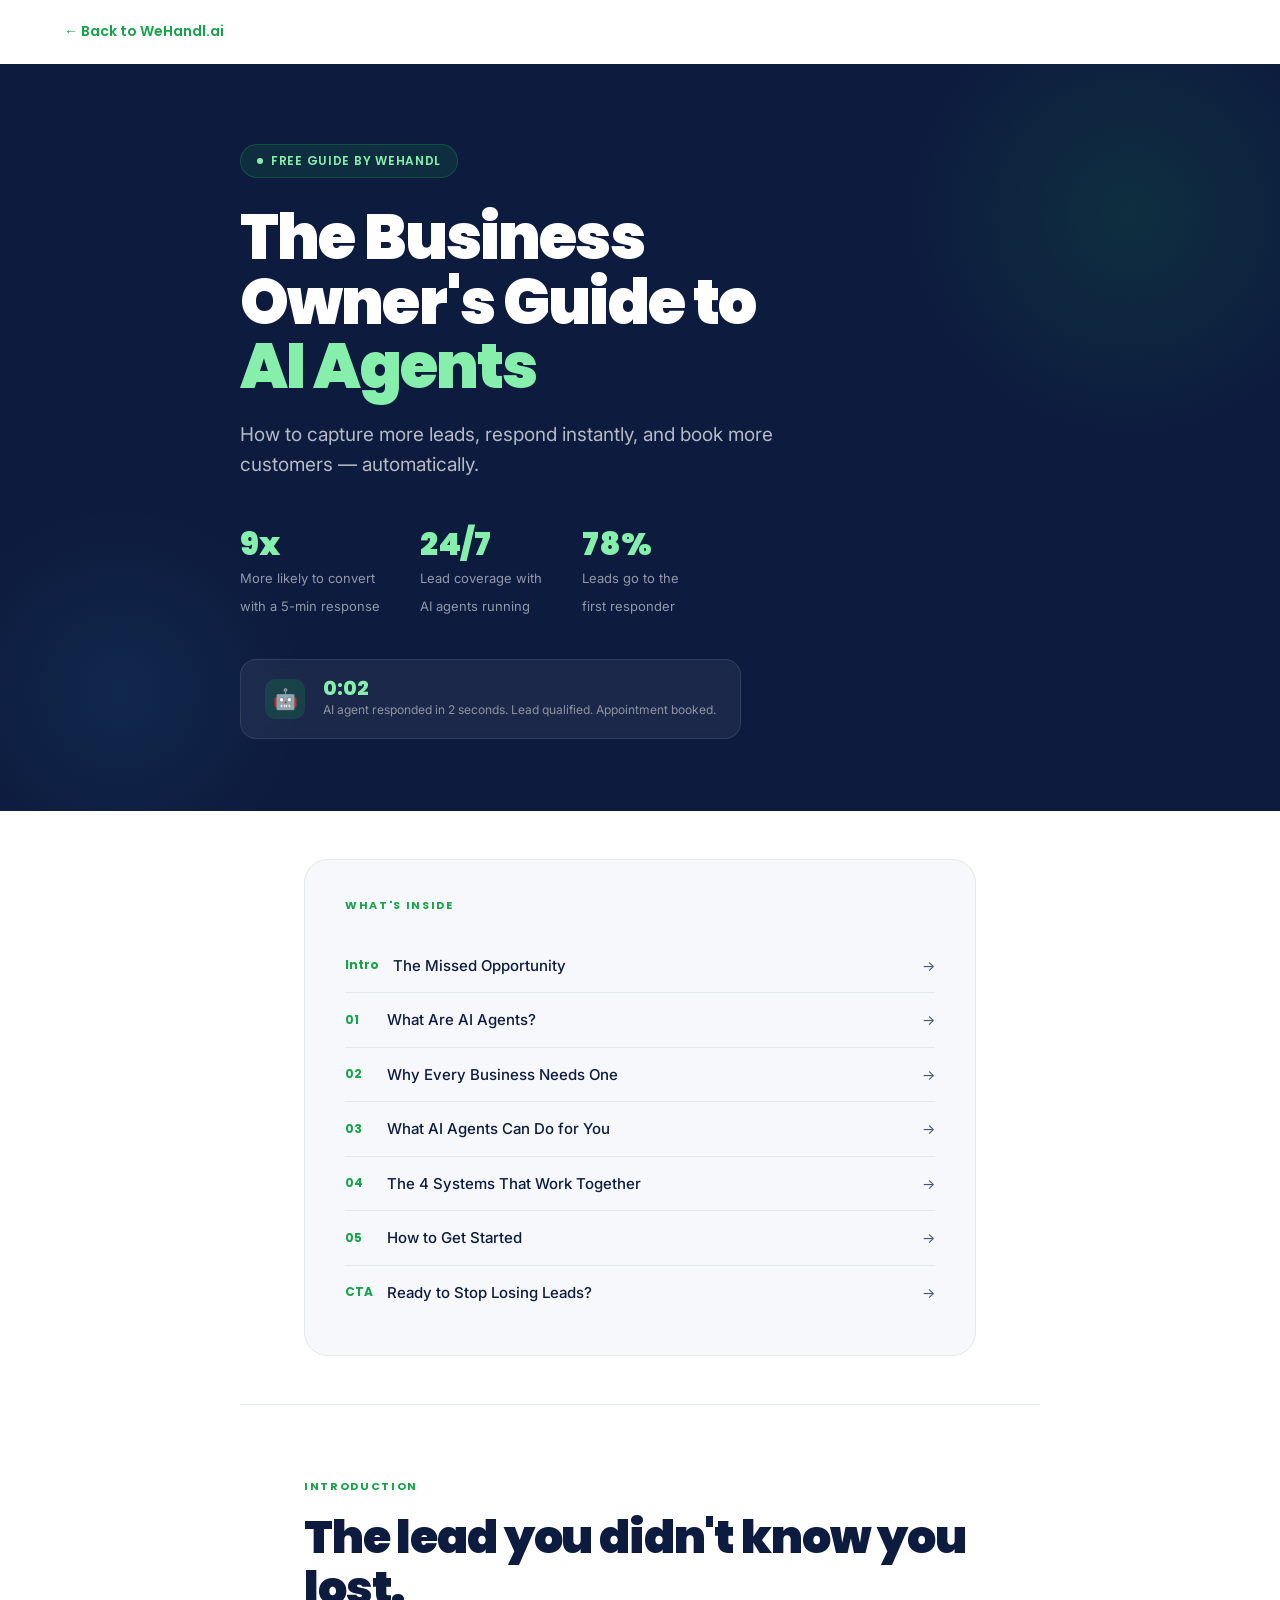
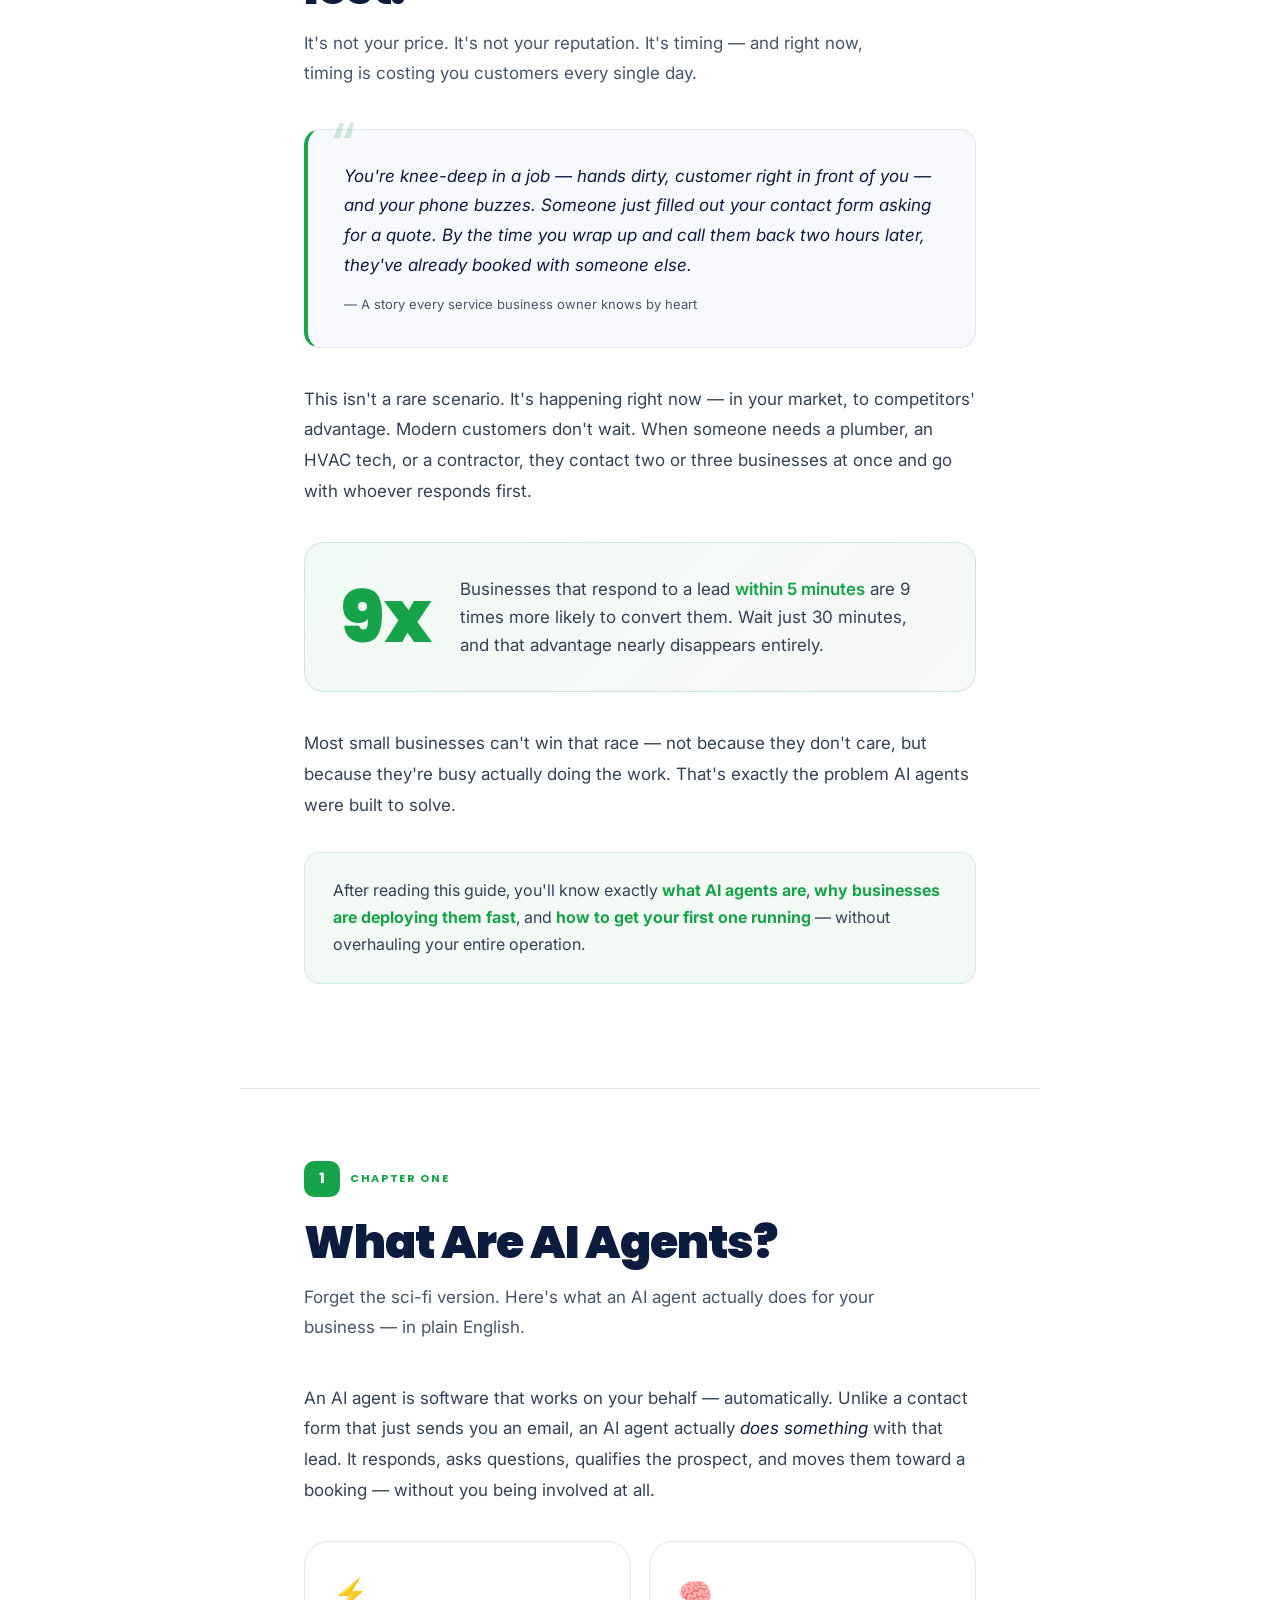
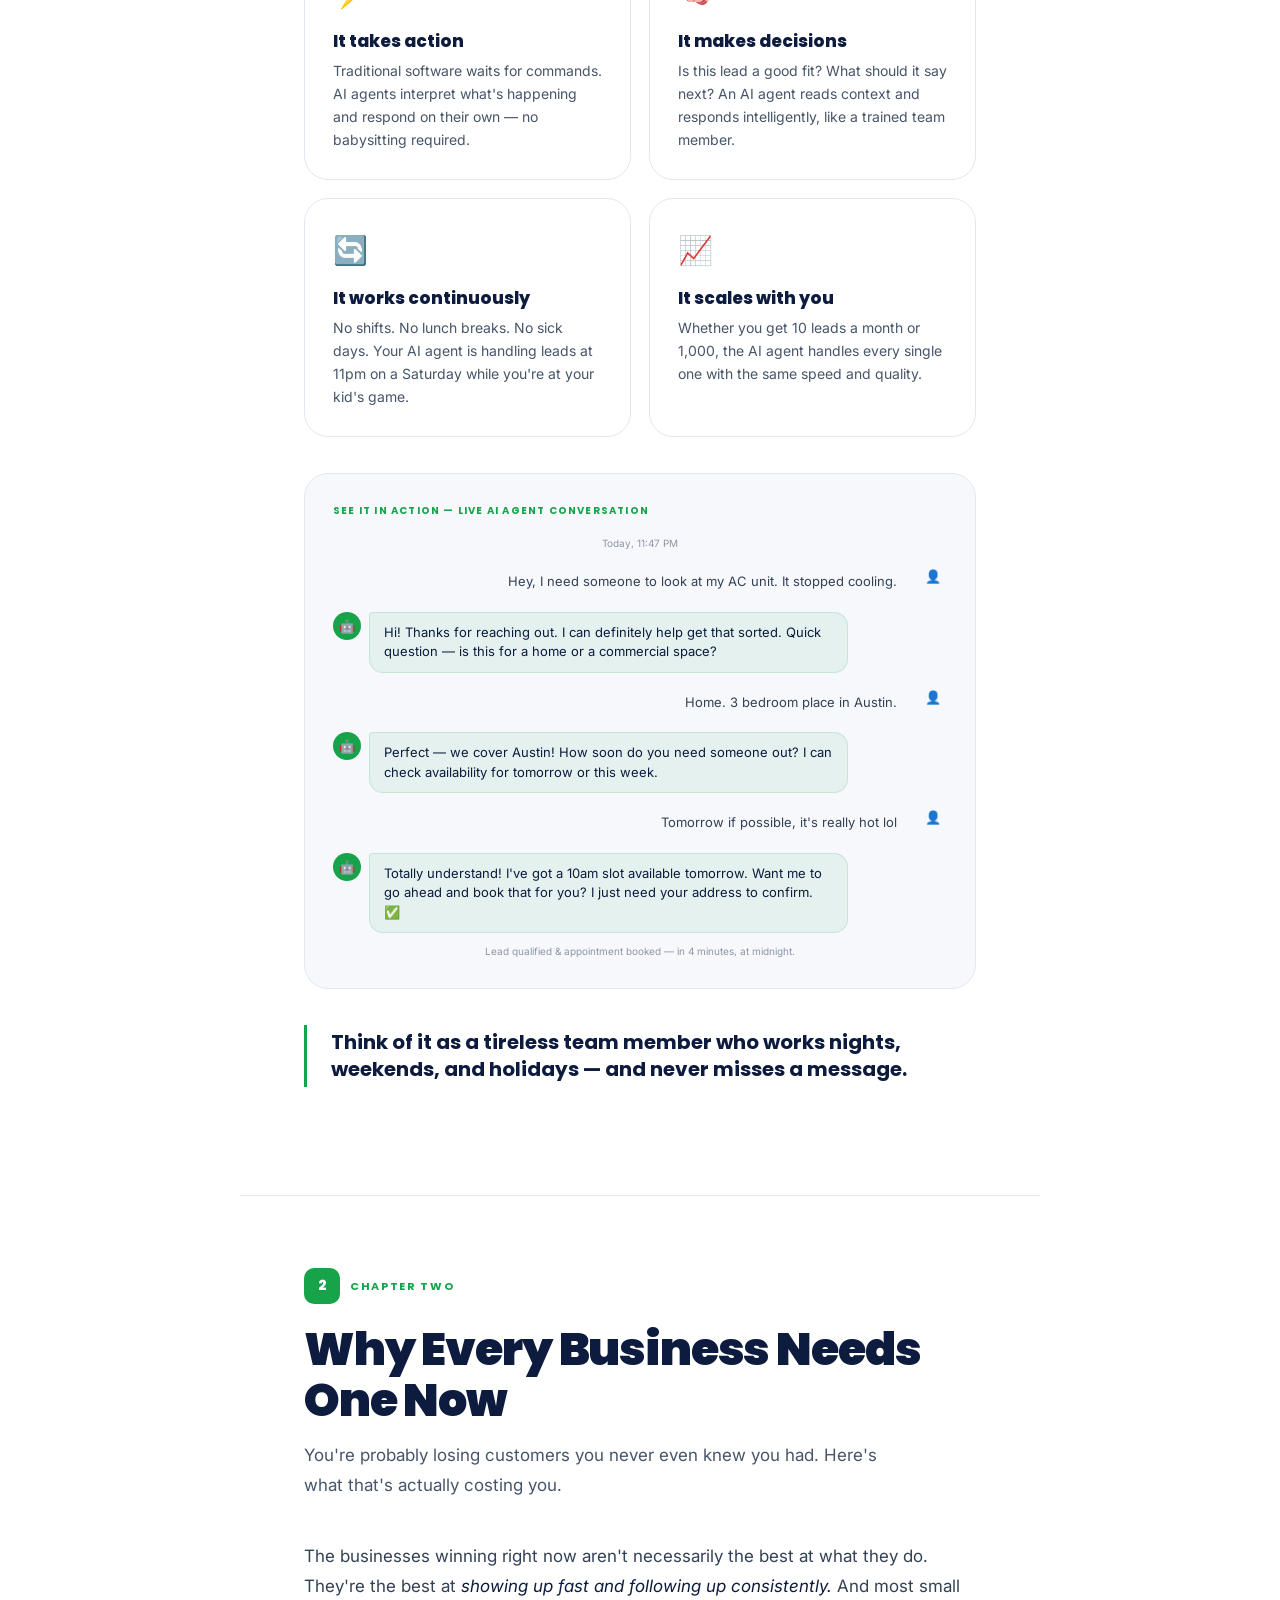
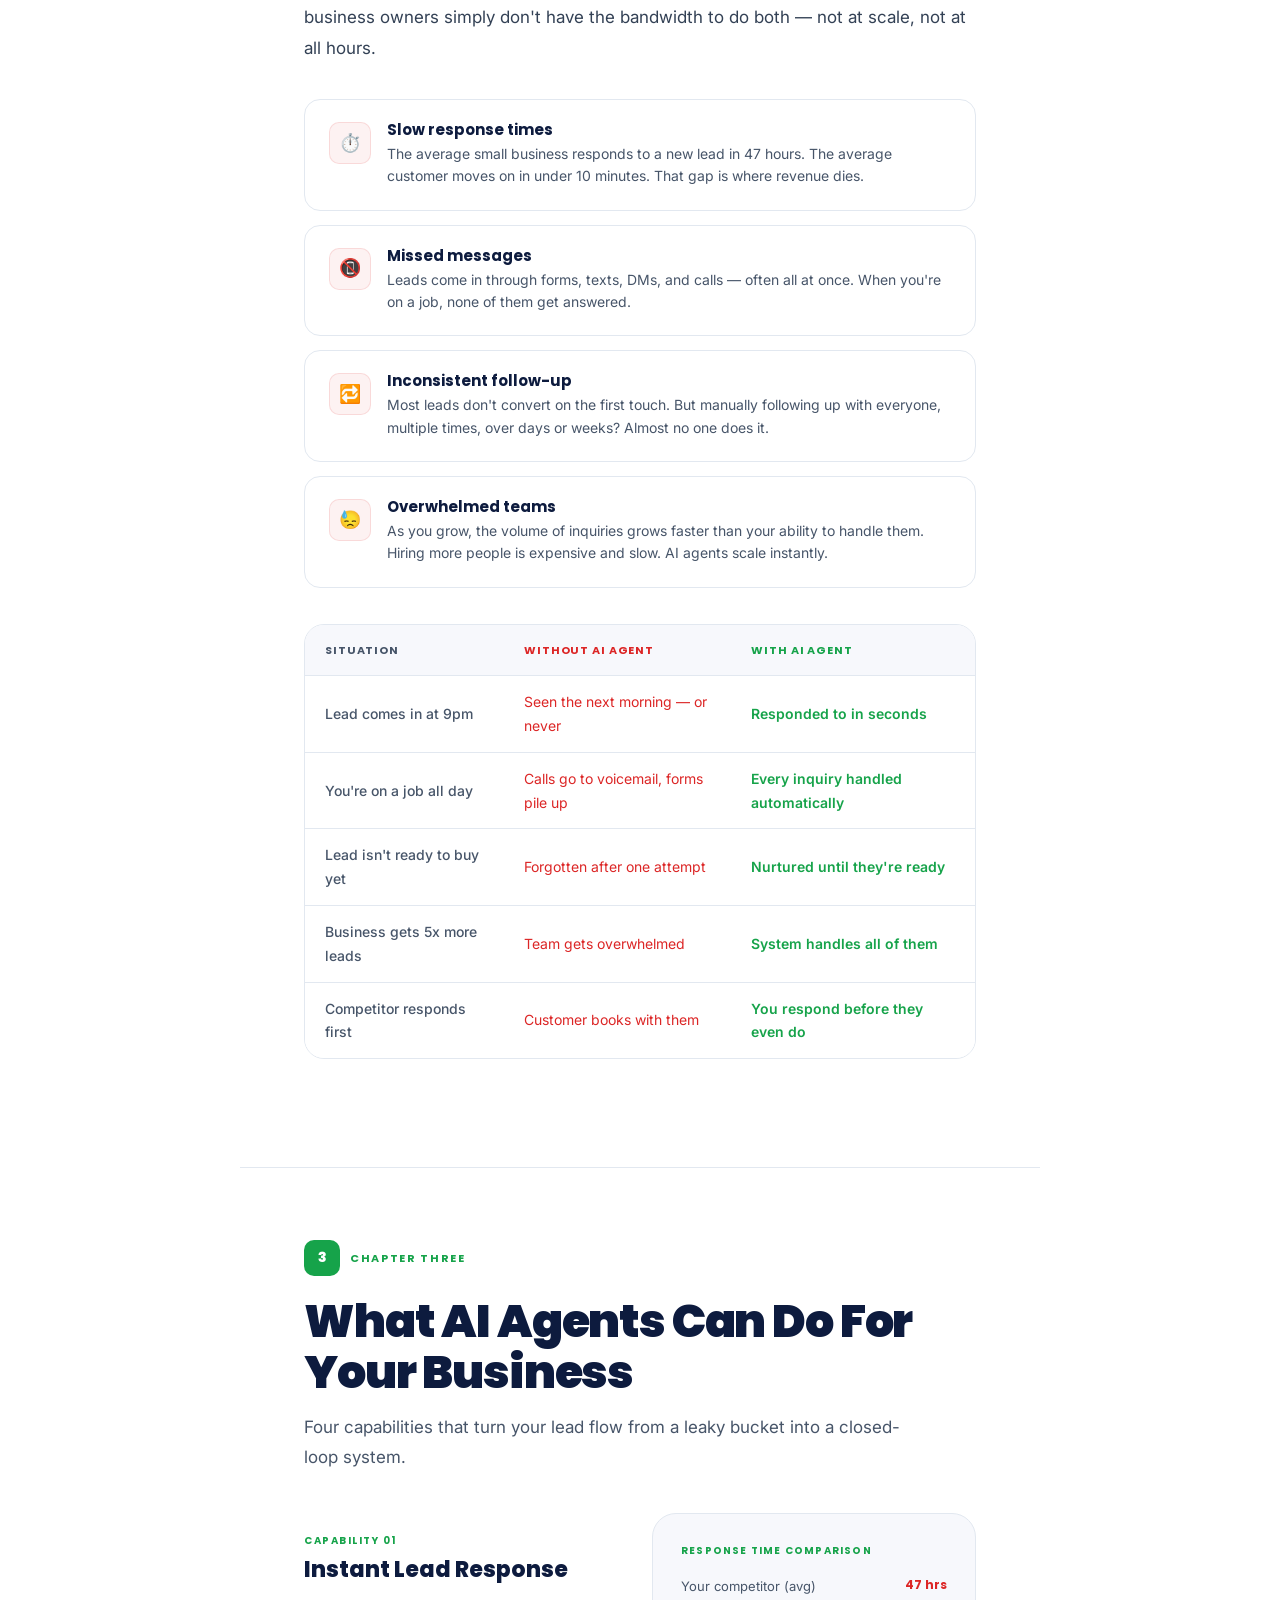
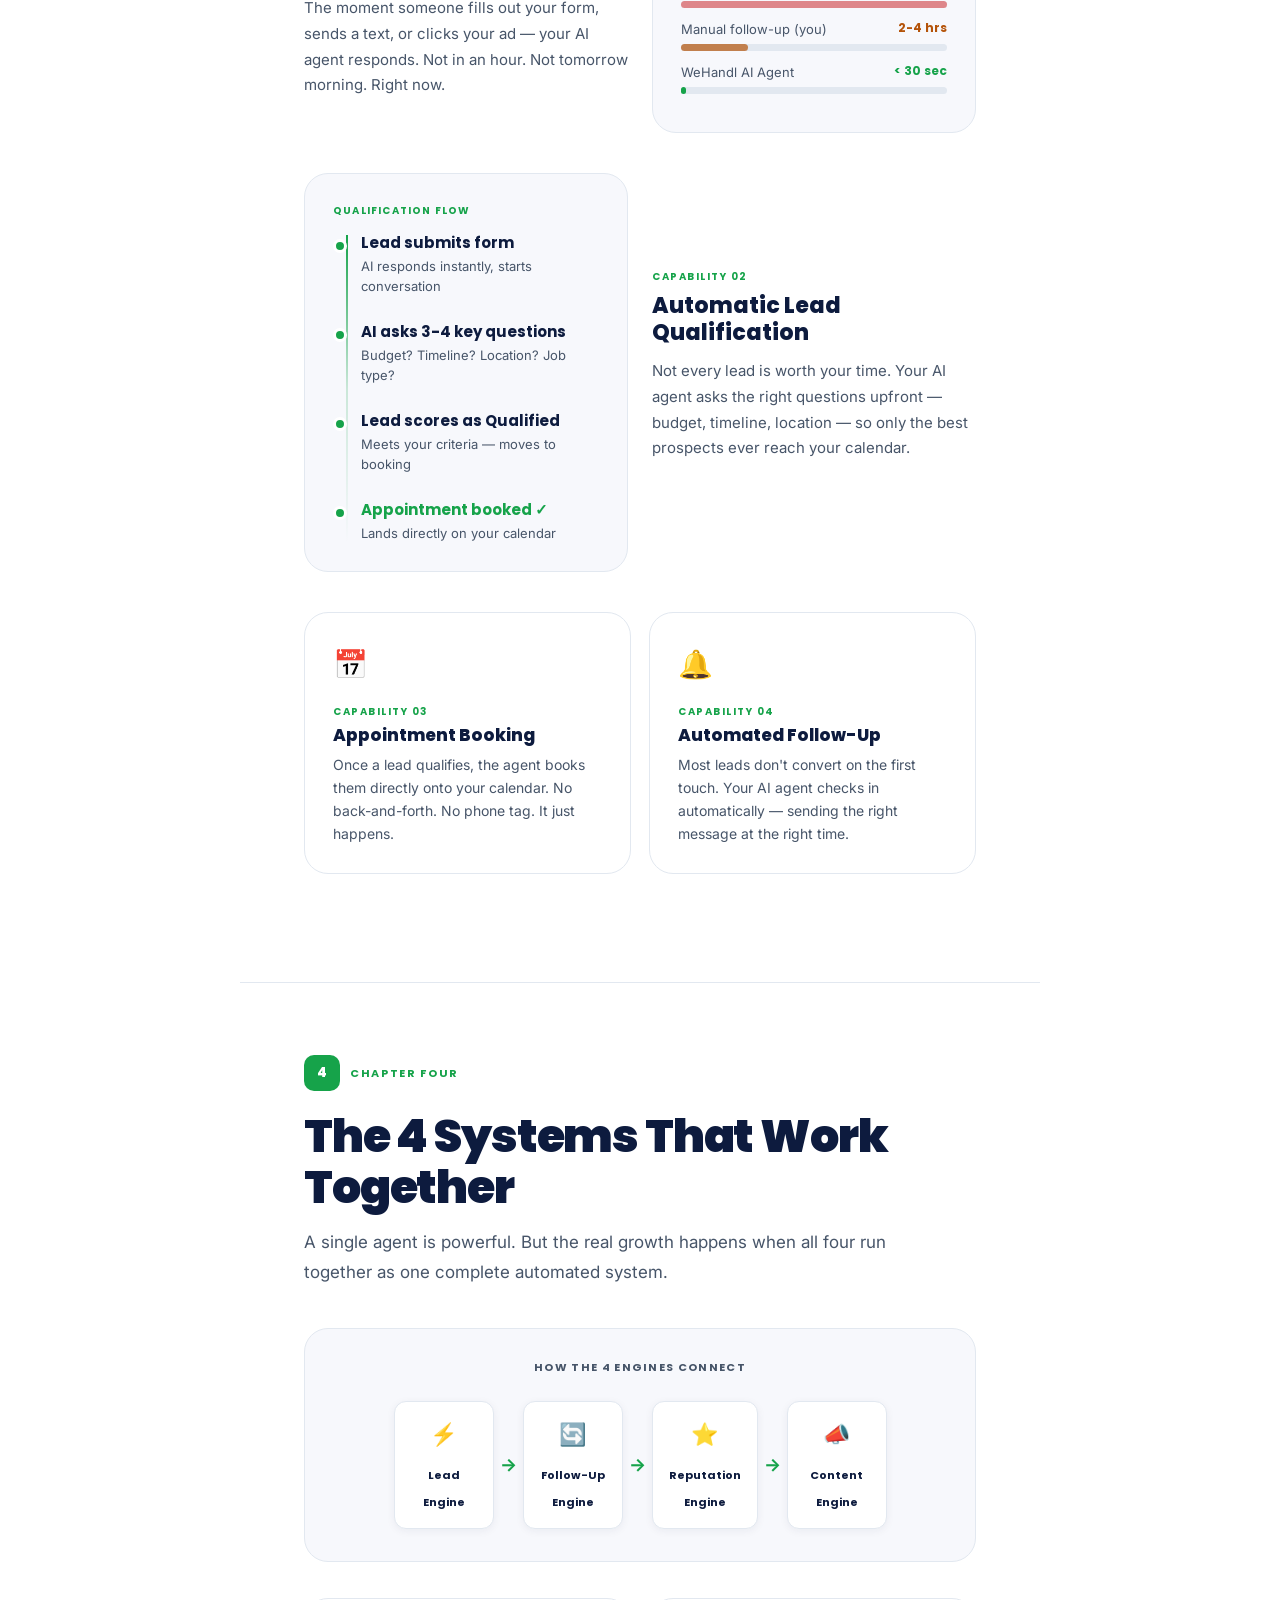
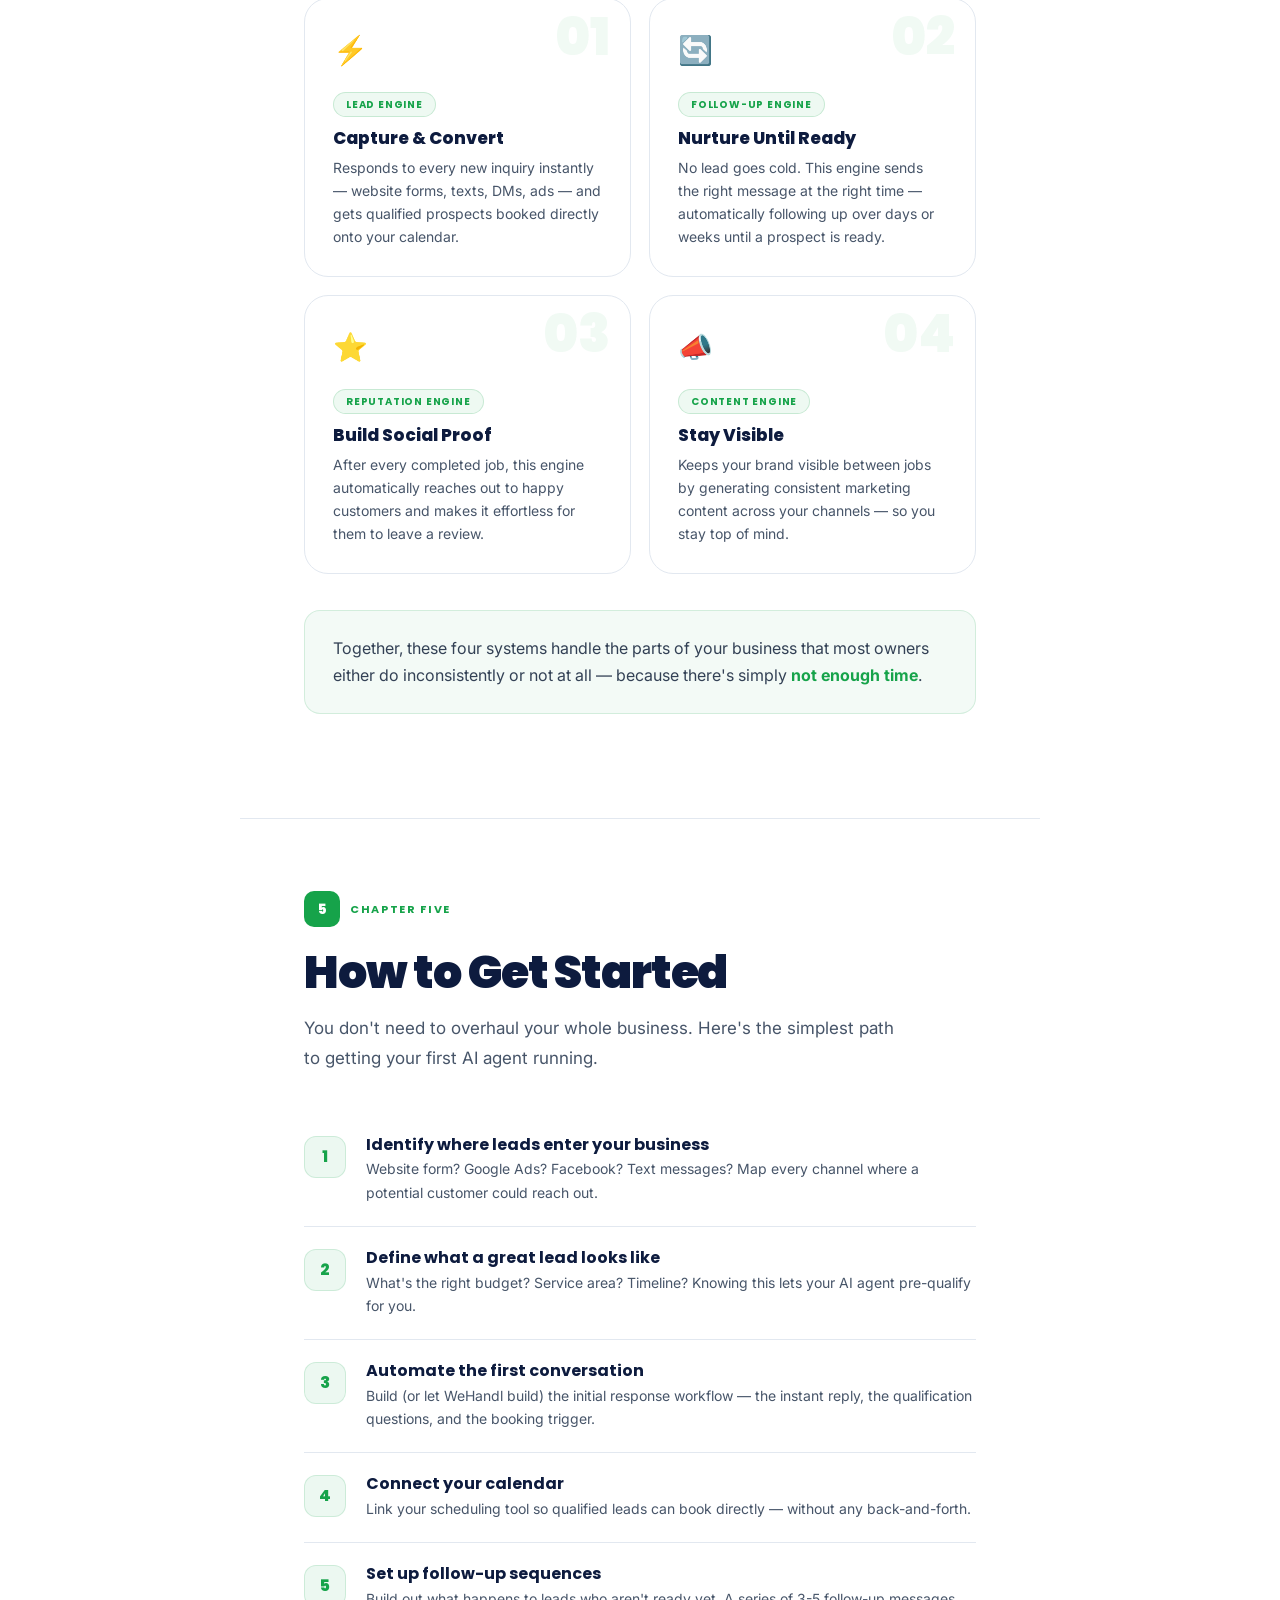
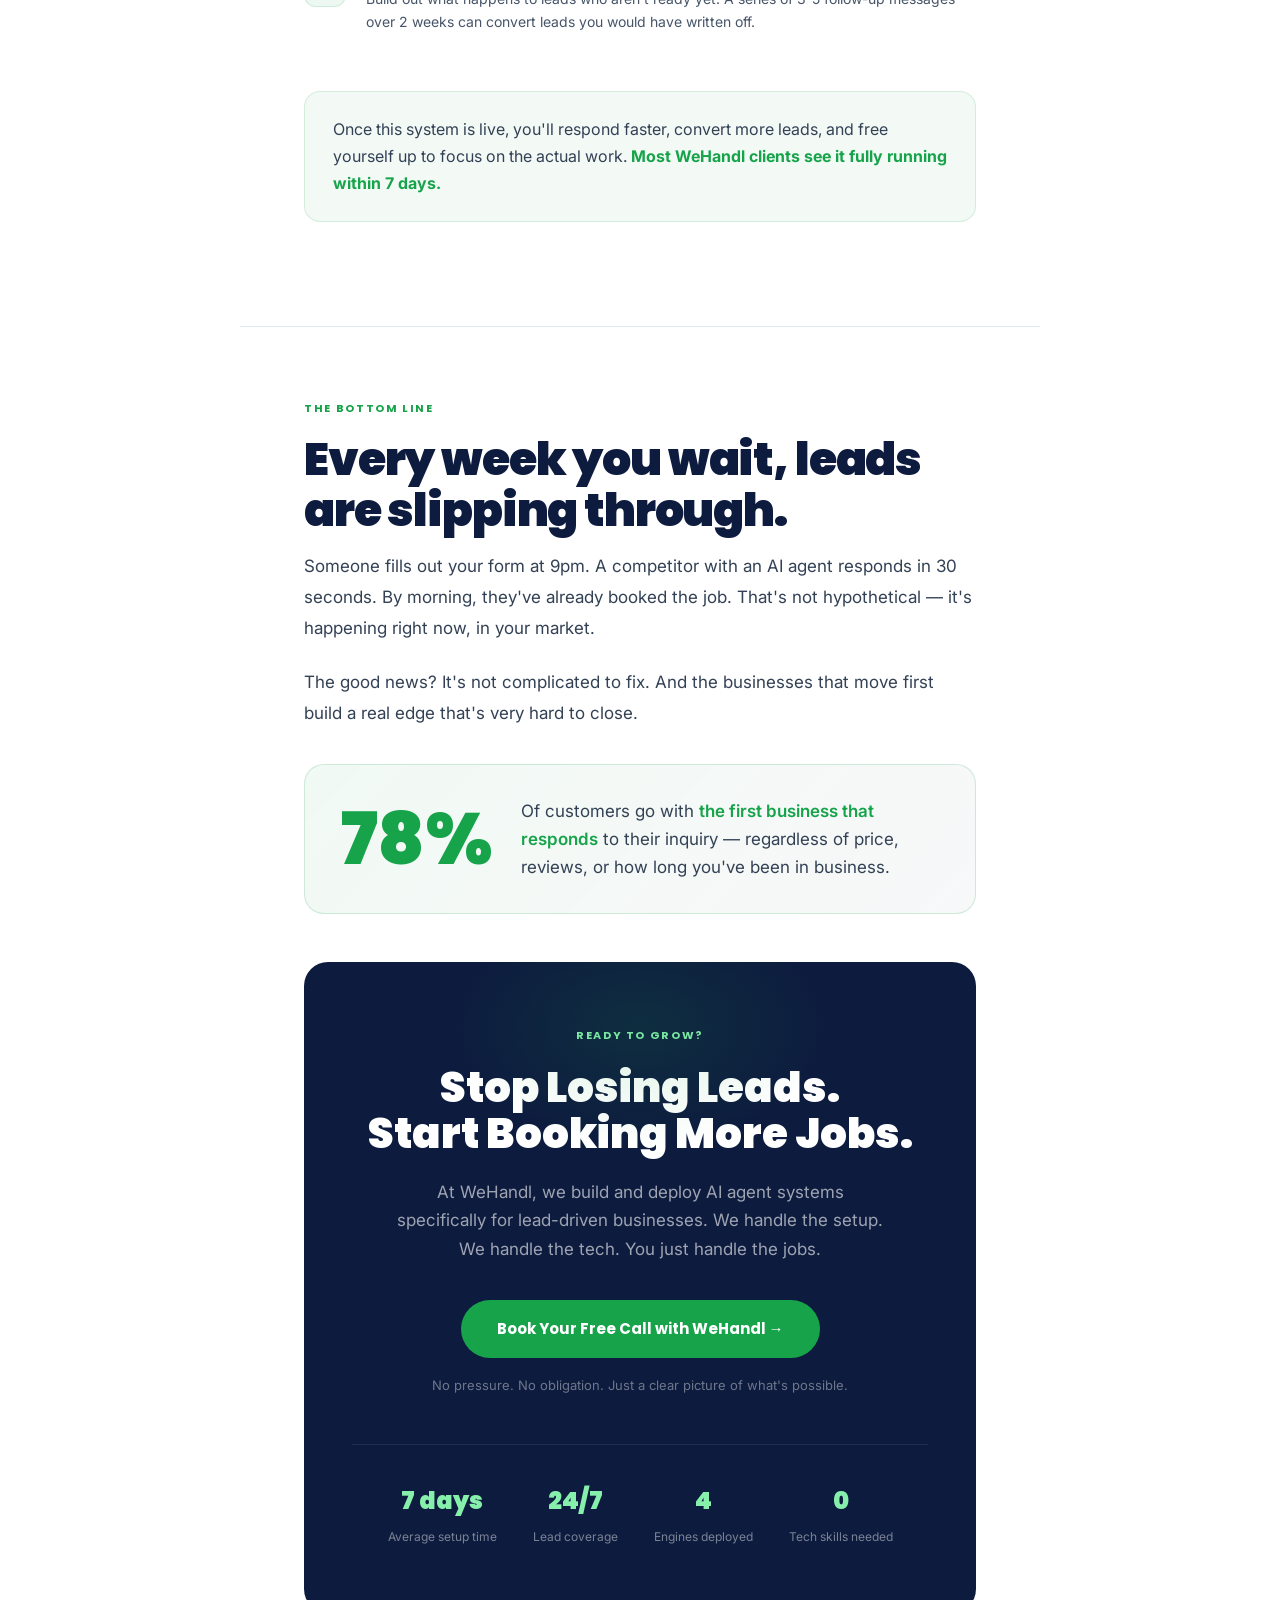
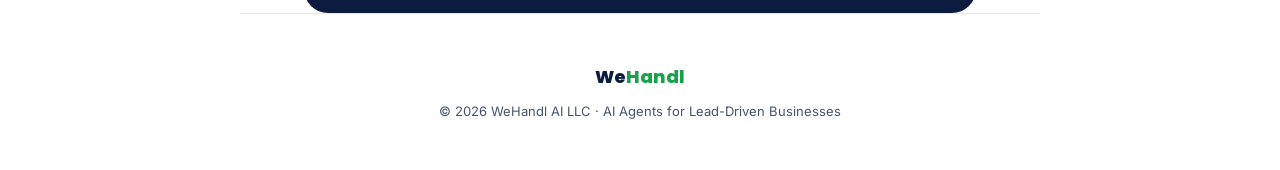
<file: guide.html>
<!DOCTYPE html>
<html lang="en">
<head>
<meta charset="UTF-8">
<meta name="viewport" content="width=device-width, initial-scale=1.0">
<title>WeHandl — The Business Owner's Guide to AI Agents</title>
<link rel="preconnect" href="https://fonts.googleapis.com">
<link href="https://fonts.googleapis.com/css2?family=Poppins:wght@400;500;600;700;800;900&family=Inter:wght@300;400;500;600&display=swap" rel="stylesheet">
<style>
*,*::before,*::after{margin:0;padding:0;box-sizing:border-box}
html{scroll-behavior:smooth;overflow-x:hidden}
body{font-family:"Inter",sans-serif;color:#0F172A;background:#fff;overflow-x:hidden;line-height:1.7;font-size:16px;-webkit-font-smoothing:antialiased}
h1,h2,h3,h4{font-family:"Poppins",sans-serif;line-height:1.12;color:#0D1B3E}
a{text-decoration:none;color:inherit}
img{display:block;max-width:100%}

:root{
  --navy:#0D1B3E;
  --green:#16A34A;
  --green-d:#15803D;
  --green-bg:rgba(22,163,74,.07);
  --white:#fff;
  --off:#F7F8FC;
  --muted:#475569;
  --body:#334155;
  --border:#E2E8F0;
  --shadow-sm:0 2px 8px rgba(13,27,62,.06);
  --shadow:0 4px 20px rgba(13,27,62,.08);
  --shadow-md:0 12px 40px rgba(13,27,62,.11);
  --ease:cubic-bezier(.22,1,.36,1);
  --r:16px;
  --r-lg:20px;
  --r-xl:24px;
  --px:clamp(20px,5vw,80px);
}

/* ── BACK LINK ── */
.back-link{display:inline-flex;align-items:center;gap:8px;font-size:14px;font-weight:600;color:var(--green);font-family:"Poppins",sans-serif;padding:20px var(--px);transition:gap .18s}
.back-link:hover{gap:12px}

/* ── COVER ── */
.guide-cover{background:var(--navy);color:#fff;padding:80px var(--px) 72px;position:relative;overflow:hidden}
.guide-cover::before{content:"";position:absolute;top:-100px;right:-100px;width:500px;height:500px;border-radius:50%;background:radial-gradient(circle,rgba(22,163,74,.15),transparent 65%);pointer-events:none}
.guide-cover::after{content:"";position:absolute;bottom:-80px;left:-80px;width:400px;height:400px;border-radius:50%;background:radial-gradient(circle,rgba(56,189,248,.08),transparent 65%);pointer-events:none}
.guide-cover-inner{max-width:800px;margin:0 auto;position:relative;z-index:1}
.guide-badge{display:inline-flex;align-items:center;gap:8px;background:rgba(22,163,74,.15);border:1px solid rgba(22,163,74,.3);border-radius:100px;padding:6px 16px;font-size:12px;font-weight:600;color:#86efac;font-family:"Poppins",sans-serif;letter-spacing:.06em;text-transform:uppercase;margin-bottom:28px}
.guide-badge .dot{width:6px;height:6px;background:#86efac;border-radius:50%;animation:blink 2s infinite}
@keyframes blink{0%,100%{opacity:1}50%{opacity:.2}}
.guide-cover h1{font-size:clamp(36px,5.5vw,62px);font-weight:900;line-height:1.04;margin-bottom:20px;letter-spacing:-.03em;color:#fff}
.guide-cover h1 .accent{color:#86efac}
.guide-cover-sub{font-size:19px;font-weight:400;color:rgba(255,255,255,.7);max-width:540px;line-height:1.6;margin-bottom:48px}
.guide-stats{display:flex;gap:40px;flex-wrap:wrap}
.guide-stat-num{font-family:"Poppins",sans-serif;font-size:32px;font-weight:900;color:#86efac;display:block;line-height:1;margin-bottom:4px}
.guide-stat-label{font-size:13px;color:rgba(255,255,255,.55);line-height:1.4}
.guide-cover-card{display:inline-flex;align-items:center;gap:18px;margin-top:40px;background:rgba(255,255,255,.06);border:1px solid rgba(255,255,255,.1);border-radius:16px;padding:18px 24px;backdrop-filter:blur(8px)}
.guide-cover-card .card-icon{width:40px;height:40px;background:rgba(22,163,74,.2);border-radius:10px;display:flex;align-items:center;justify-content:center;font-size:20px;flex-shrink:0}
.guide-cover-card .card-val{font-family:"Poppins",sans-serif;font-size:20px;font-weight:800;color:#86efac;line-height:1}
.guide-cover-card .card-desc{font-size:12px;color:rgba(255,255,255,.5);margin-top:2px}

/* ── PAGE LAYOUT ── */
.guide-page{max-width:800px;margin:0 auto;padding:72px var(--px)}
.guide-divider{width:100%;max-width:800px;margin:0 auto;height:1px;background:var(--border)}

/* ── TOC ── */
.toc{background:var(--off);border:1px solid var(--border);border-radius:var(--r-xl);padding:36px 40px;margin-top:0}
.toc-title{font-size:11px;font-weight:700;letter-spacing:.15em;text-transform:uppercase;color:var(--green);margin-bottom:24px;font-family:"Poppins",sans-serif}
.toc-list{list-style:none;display:flex;flex-direction:column}
.toc-item{display:flex;align-items:center;gap:14px;padding:14px 0;border-bottom:1px solid var(--border);transition:padding-left .2s}
.toc-item:last-child{border-bottom:none}
.toc-item:hover{padding-left:6px}
.toc-num{font-family:"Poppins",sans-serif;font-size:12px;color:var(--green);font-weight:700;min-width:28px}
.toc-name{font-size:15px;color:var(--navy);font-weight:500;flex:1}
.toc-arrow{color:var(--muted);font-size:14px}

/* ── CHAPTER HEADER ── */
.ch-label{display:inline-flex;align-items:center;gap:10px;margin-bottom:20px}
.ch-num{width:36px;height:36px;background:var(--green);border-radius:10px;display:flex;align-items:center;justify-content:center;font-family:"Poppins",sans-serif;font-size:14px;font-weight:800;color:#fff}
.ch-text{font-family:"Poppins",sans-serif;font-size:11px;font-weight:700;letter-spacing:.15em;text-transform:uppercase;color:var(--green)}
.guide-title{font-size:clamp(28px,4vw,46px);font-weight:900;margin-bottom:16px;letter-spacing:-.025em;line-height:1.1}
.guide-lead{font-size:17px;color:var(--muted);max-width:600px;line-height:1.75;margin-bottom:40px}

/* ── BODY TEXT ── */
.guide-body{font-size:17px;color:var(--body);line-height:1.8;margin-bottom:24px}
.guide-body em{color:var(--navy);font-style:italic}

/* ── SCENARIO QUOTE ── */
.scenario{background:var(--off);border:1px solid var(--border);border-left:4px solid var(--green);border-radius:var(--r);padding:32px 36px;margin:36px 0;position:relative}
.scenario::before{content:'\201C';position:absolute;top:-16px;left:24px;font-family:"Poppins",sans-serif;font-size:64px;color:var(--green);opacity:.2;line-height:1}
.scenario p{font-size:17px;font-style:italic;color:var(--navy);line-height:1.75;font-weight:400}
.scenario .credit{margin-top:12px;font-size:13px;color:var(--muted);font-style:normal}

/* ── STAT CALLOUT ── */
.stat-callout{display:flex;align-items:center;gap:28px;background:linear-gradient(135deg,rgba(22,163,74,.06),rgba(13,27,62,.03));border:1px solid rgba(22,163,74,.18);border-radius:var(--r-lg);padding:32px 36px;margin:36px 0}
.stat-big{font-family:"Poppins",sans-serif;font-size:clamp(48px,8vw,72px);font-weight:900;color:var(--green);line-height:1;flex-shrink:0}
.stat-context{font-size:17px;color:var(--body);line-height:1.65}
.stat-context strong{color:var(--green);font-weight:600}

/* ── HIGHLIGHT BOX ── */
.highlight{background:rgba(22,163,74,.05);border:1px solid rgba(22,163,74,.15);border-radius:var(--r);padding:24px 28px;margin:32px 0}
.highlight p{font-size:16px;color:var(--body);line-height:1.7}
.highlight strong{color:var(--green)}

/* ── PULL QUOTE ── */
.pull-quote{border-left:3px solid var(--green);padding:4px 0 4px 24px;margin:36px 0}
.pull-quote p{font-family:"Poppins",sans-serif;font-size:20px;font-weight:700;line-height:1.35;color:var(--navy)}

/* ── CAPABILITY GRID ── */
.cap-grid{display:grid;grid-template-columns:1fr 1fr;gap:18px;margin:36px 0}
.cap-card{background:#fff;border:1px solid var(--border);border-radius:var(--r-xl);padding:28px;transition:transform 220ms var(--ease),box-shadow 220ms var(--ease)}
.cap-card:hover{transform:translateY(-4px);box-shadow:var(--shadow-md)}
.cap-icon{font-size:28px;margin-bottom:14px;display:block}
.cap-card h3{font-size:17px;font-weight:800;margin-bottom:8px;color:var(--navy)}
.cap-card p{font-size:14px;color:var(--muted);line-height:1.65}

/* ── PAIN LIST ── */
.pain-list{display:flex;flex-direction:column;gap:14px;margin:36px 0}
.pain-item{display:flex;align-items:flex-start;gap:16px;padding:22px 24px;background:#fff;border:1px solid var(--border);border-radius:var(--r);transition:border-color .22s}
.pain-item:hover{border-color:rgba(22,163,74,.3)}
.pain-icon{width:42px;height:42px;border-radius:10px;background:rgba(220,38,38,.06);border:1px solid rgba(220,38,38,.12);display:flex;align-items:center;justify-content:center;font-size:18px;flex-shrink:0}
.pain-item h4{font-size:15px;font-weight:700;margin-bottom:4px;color:var(--navy)}
.pain-item p{font-size:14px;color:var(--muted);line-height:1.6}

/* ── FEATURE ROW ── */
.feature-row{display:grid;grid-template-columns:1fr 1fr;gap:24px;margin:40px 0;align-items:center}
.feature-row.reverse{direction:rtl}
.feature-row.reverse>*{direction:ltr}
.feature-text h3{font-size:22px;font-weight:800;margin-bottom:12px;line-height:1.2}
.feature-text p{font-size:15px;color:var(--muted);line-height:1.72;margin-bottom:16px}
.feature-visual{background:var(--off);border:1px solid var(--border);border-radius:var(--r-xl);padding:28px;position:relative;overflow:hidden}
.feature-label{font-family:"Poppins",sans-serif;font-size:10px;font-weight:700;letter-spacing:.12em;text-transform:uppercase;color:var(--green);margin-bottom:16px}

/* ── BAR CHART ── */
.bar-row{margin-bottom:10px}
.bar-label{display:flex;justify-content:space-between;margin-bottom:4px;font-size:13px}
.bar-name{color:var(--muted)}
.bar-val{font-family:"Poppins",sans-serif;font-weight:700;font-size:12px}
.bar-val.red{color:#DC2626}.bar-val.gold{color:#B45309}.bar-val.green{color:var(--green)}
.bar-track{height:7px;background:var(--border);border-radius:100px}
.bar-fill{height:100%;border-radius:100px}

/* ── MOCK CHAT ── */
.mock-chat{display:flex;flex-direction:column;gap:10px}
.chat-time{font-size:10px;color:var(--muted);text-align:center;opacity:.6}
.chat-msg{display:flex;align-items:flex-start;gap:8px}
.chat-msg.ai{flex-direction:row}.chat-msg.user{flex-direction:row-reverse}
.chat-avatar{width:28px;height:28px;border-radius:50%;display:flex;align-items:center;justify-content:center;font-size:13px;flex-shrink:0}
.chat-msg.ai .chat-avatar{background:var(--green);color:#fff}
.chat-msg.user .chat-avatar{background:var(--off)}
.chat-bubble{max-width:78%;padding:10px 14px;border-radius:14px;font-size:13px;line-height:1.5}
.chat-msg.ai .chat-bubble{background:rgba(22,163,74,.08);border:1px solid rgba(22,163,74,.15);color:var(--navy);border-top-left-radius:4px}
.chat-msg.user .chat-bubble{background:var(--off);color:var(--body);border-top-right-radius:4px}

/* ── TIMELINE ── */
.timeline{position:relative;margin:36px 0;padding-left:36px}
.timeline::before{content:'';position:absolute;left:13px;top:0;bottom:0;width:2px;background:linear-gradient(180deg,var(--green),rgba(22,163,74,.2),transparent)}
.timeline-step{position:relative;margin-bottom:28px}
.timeline-step:last-child{margin-bottom:0}
.timeline-dot{position:absolute;left:-28px;top:4px;width:14px;height:14px;background:var(--green);border-radius:50%;border:3px solid #fff}
.timeline-step h4{font-size:15px;font-weight:700;margin-bottom:4px;color:var(--navy)}
.timeline-step p{font-size:13px;color:var(--muted);line-height:1.55}
.timeline-step .done{color:var(--green)}

/* ── ENGINE GRID ── */
.engine-grid{display:grid;grid-template-columns:1fr 1fr;gap:18px;margin:36px 0}
.engine-card{background:#fff;border:1px solid var(--border);border-radius:var(--r-xl);padding:28px;position:relative;overflow:hidden;transition:transform 220ms var(--ease),box-shadow 220ms var(--ease)}
.engine-card:hover{transform:translateY(-4px);box-shadow:var(--shadow-md)}
.engine-card .engine-number{font-family:"Poppins",sans-serif;font-size:52px;font-weight:900;color:rgba(22,163,74,.06);position:absolute;top:12px;right:20px;line-height:1}
.engine-icon{font-size:28px;margin-bottom:14px;display:block}
.engine-tag{display:inline-block;background:var(--green-bg);border:1px solid rgba(22,163,74,.18);border-radius:100px;padding:3px 12px;font-size:10px;font-family:"Poppins",sans-serif;font-weight:700;letter-spacing:.08em;text-transform:uppercase;color:var(--green);margin-bottom:12px}
.engine-card h3{font-size:17px;font-weight:800;margin-bottom:8px;color:var(--navy)}
.engine-card p{font-size:14px;color:var(--muted);line-height:1.65}

/* ── PROCESS DIAGRAM ── */
.process-diagram{background:var(--off);border:1px solid var(--border);border-radius:var(--r-xl);padding:32px;margin:36px 0;text-align:center}
.process-diagram h3{font-family:"Poppins",sans-serif;font-size:11px;font-weight:700;letter-spacing:.12em;text-transform:uppercase;color:var(--muted);margin-bottom:28px}
.process-flow{display:flex;align-items:center;justify-content:center;gap:6px;flex-wrap:wrap}
.process-node{background:#fff;border:1px solid var(--border);border-radius:12px;padding:14px 16px;text-align:center;min-width:100px;box-shadow:var(--shadow-sm)}
.process-node .node-icon{font-size:22px;display:block;margin-bottom:6px}
.process-node .node-label{font-family:"Poppins",sans-serif;font-size:11px;font-weight:700;color:var(--navy);line-height:1.3}
.process-arrow{color:var(--green);font-size:18px;font-weight:700}

/* ── COMPARISON TABLE ── */
.compare-table{width:100%;border-collapse:separate;border-spacing:0;margin:36px 0;border-radius:var(--r-lg);overflow:hidden;border:1px solid var(--border)}
.compare-table thead tr{background:var(--off)}
.compare-table th{padding:16px 20px;font-family:"Poppins",sans-serif;font-size:11px;font-weight:700;text-transform:uppercase;letter-spacing:.08em;text-align:left;border-bottom:1px solid var(--border)}
.compare-table th:first-child{color:var(--muted)}
.compare-table th:nth-child(2){color:#DC2626}
.compare-table th:nth-child(3){color:var(--green)}
.compare-table td{padding:14px 20px;font-size:14px;border-bottom:1px solid var(--border);background:#fff}
.compare-table tr:last-child td{border-bottom:none}
.compare-table td:first-child{color:var(--muted);font-weight:500}
.check{color:var(--green);font-weight:600}
.cross{color:#DC2626}

/* ── STEPS LIST ── */
.steps-list{display:flex;flex-direction:column;gap:0;margin:36px 0}
.step-item{display:flex;gap:20px;align-items:flex-start;padding:22px 0;border-bottom:1px solid var(--border);transition:padding-left .2s}
.step-item:last-child{border-bottom:none}
.step-item:hover{padding-left:6px}
.step-num{width:42px;height:42px;border-radius:12px;background:rgba(22,163,74,.08);border:1px solid rgba(22,163,74,.15);display:flex;align-items:center;justify-content:center;font-family:"Poppins",sans-serif;font-size:16px;font-weight:800;color:var(--green);flex-shrink:0}
.step-content h4{font-size:16px;font-weight:700;margin-bottom:4px;color:var(--navy)}
.step-content p{font-size:14px;color:var(--muted);line-height:1.65}

/* ── CTA ── */
.guide-cta{background:var(--navy);border-radius:var(--r-xl);padding:64px 48px;text-align:center;max-width:800px;margin:0 auto;position:relative;overflow:hidden}
.guide-cta::before{content:"";position:absolute;top:-60px;left:50%;transform:translateX(-50%);width:400px;height:250px;background:radial-gradient(ellipse,rgba(22,163,74,.14),transparent 70%);pointer-events:none}
.guide-cta .eyebrow{font-size:11px;font-weight:700;letter-spacing:.15em;text-transform:uppercase;color:#86efac;margin-bottom:20px;display:block;font-family:"Poppins",sans-serif}
.guide-cta h2{font-size:clamp(26px,4vw,42px);font-weight:900;color:#fff;margin-bottom:20px;line-height:1.1}
.guide-cta p{font-size:17px;color:rgba(255,255,255,.6);max-width:500px;margin:0 auto 36px;line-height:1.7}
.cta-btn{display:inline-flex;align-items:center;gap:10px;background:var(--green);color:#fff;font-family:"Poppins",sans-serif;font-weight:700;font-size:15px;padding:16px 36px;border-radius:100px;border:none;cursor:pointer;transition:transform 180ms var(--ease),box-shadow 180ms var(--ease),background 180ms var(--ease)}
.cta-btn:hover{background:var(--green-d);transform:translateY(-2px);box-shadow:0 12px 36px rgba(22,163,74,.3)}
.cta-micro{margin-top:16px;font-size:13px;color:rgba(255,255,255,.4)}
.cta-proof{display:flex;justify-content:center;gap:36px;margin-top:48px;padding-top:36px;border-top:1px solid rgba(255,255,255,.08);flex-wrap:wrap}
.proof-num{font-family:"Poppins",sans-serif;font-size:24px;font-weight:900;color:#86efac;display:block}
.proof-label{font-size:12px;color:rgba(255,255,255,.45)}

/* ── FOOTER ── */
.guide-footer{text-align:center;padding:48px var(--px);border-top:1px solid var(--border);color:var(--muted);font-size:13px;max-width:800px;margin:0 auto}
.guide-footer-logo{font-family:"Poppins",sans-serif;font-size:18px;font-weight:800;color:var(--navy);margin-bottom:8px}
.guide-footer-logo span{color:var(--green)}

/* ── MOBILE COMPARISON CARDS ── */
.compare-cards{display:none;flex-direction:column;gap:12px;margin:36px 0}
.compare-card{border-radius:var(--r);overflow:hidden;background:#fff;box-shadow:var(--shadow-sm)}
.compare-card-label{font-size:12px;font-weight:700;letter-spacing:.08em;text-transform:uppercase;color:var(--navy);font-family:"Poppins",sans-serif;padding:12px 16px 0;margin-bottom:8px}
.compare-card-bad{display:flex;align-items:flex-start;gap:8px;padding:10px 16px;font-size:13px;color:#7F1D1D;background:rgba(254,226,226,.3);border-bottom:1px solid rgba(254,226,226,.5);line-height:1.5}
.compare-card-good{display:flex;align-items:flex-start;gap:8px;padding:10px 16px;font-size:13px;color:#14532D;background:rgba(220,252,231,.35);line-height:1.5}
.compare-card-tag{display:inline-block;font-size:9px;font-weight:700;letter-spacing:.06em;text-transform:uppercase;padding:2px 6px;border-radius:3px;margin-bottom:2px;font-family:"Poppins",sans-serif}
.compare-card-tag.bad{background:rgba(254,226,226,.6);color:#991B1B}
.compare-card-tag.good{background:rgba(220,252,231,.6);color:#14532D}

/* ── RESPONSIVE ── */
@media(max-width:768px){
  .guide-cover{padding:60px 20px 48px}
  .guide-cover h1{font-size:clamp(30px,8vw,42px)}
  .guide-cover-sub{font-size:16px;margin-bottom:32px}
  .guide-stats{gap:24px}
  .guide-stat-num{font-size:26px}
  .guide-cover-card{margin-top:28px;padding:14px 18px;gap:14px}
  .guide-page{padding:48px 20px}
  .toc{padding:28px 24px}
  .cap-grid,.engine-grid{grid-template-columns:1fr}
  .feature-row,.feature-row.reverse{grid-template-columns:1fr;direction:ltr}
  .feature-row.reverse>*{direction:ltr}
  .stat-callout{flex-direction:column;gap:16px;padding:24px;text-align:center}
  .stat-big{font-size:48px}
  .process-flow{flex-direction:column;gap:4px}
  .process-arrow{transform:rotate(90deg)}
  .guide-cta{padding:40px 20px;border-radius:var(--r-lg);margin:0 20px}
  .cta-proof{gap:20px}
  .compare-table{display:none}
  .compare-cards{display:flex}
  .guide-title{font-size:clamp(24px,6.5vw,34px)}
  .scenario{padding:24px}
  .pain-item{padding:16px 18px;gap:12px}
  .steps-list .step-item{gap:14px}
}
@media(max-width:480px){
  .guide-stats{flex-direction:column;gap:16px}
  .cover-bottom{flex-direction:column;gap:16px;align-items:flex-start}
}
</style>
</head>
<body>

<a class="back-link" href="/">← Back to WeHandl.ai</a>

<!-- ══ COVER ══ -->
<div class="guide-cover">
  <div class="guide-cover-inner">
    <div class="guide-badge"><span class="dot"></span>Free Guide by WeHandl</div>
    <h1>The Business<br>Owner's Guide to<br><span class="accent">AI Agents</span></h1>
    <p class="guide-cover-sub">How to capture more leads, respond instantly, and book more customers — automatically.</p>
    <div class="guide-stats">
      <div><span class="guide-stat-num">9x</span><span class="guide-stat-label">More likely to convert<br>with a 5-min response</span></div>
      <div><span class="guide-stat-num">24/7</span><span class="guide-stat-label">Lead coverage with<br>AI agents running</span></div>
      <div><span class="guide-stat-num">78%</span><span class="guide-stat-label">Leads go to the<br>first responder</span></div>
    </div>
    <div class="guide-cover-card">
      <div class="card-icon">🤖</div>
      <div>
        <div class="card-val">0:02</div>
        <div class="card-desc">AI agent responded in 2 seconds. Lead qualified. Appointment booked.</div>
      </div>
    </div>
  </div>
</div>

<!-- ══ TABLE OF CONTENTS ══ -->
<div class="guide-page" style="padding-top:48px;padding-bottom:48px">
  <div class="toc">
    <div class="toc-title">What's Inside</div>
    <ul class="toc-list">
      <a class="toc-item" href="#intro"><span class="toc-num">Intro</span><span class="toc-name">The Missed Opportunity</span><span class="toc-arrow">→</span></a>
      <a class="toc-item" href="#ch1"><span class="toc-num">01</span><span class="toc-name">What Are AI Agents?</span><span class="toc-arrow">→</span></a>
      <a class="toc-item" href="#ch2"><span class="toc-num">02</span><span class="toc-name">Why Every Business Needs One</span><span class="toc-arrow">→</span></a>
      <a class="toc-item" href="#ch3"><span class="toc-num">03</span><span class="toc-name">What AI Agents Can Do for You</span><span class="toc-arrow">→</span></a>
      <a class="toc-item" href="#ch4"><span class="toc-num">04</span><span class="toc-name">The 4 Systems That Work Together</span><span class="toc-arrow">→</span></a>
      <a class="toc-item" href="#ch5"><span class="toc-num">05</span><span class="toc-name">How to Get Started</span><span class="toc-arrow">→</span></a>
      <a class="toc-item" href="#cta"><span class="toc-num">CTA</span><span class="toc-name">Ready to Stop Losing Leads?</span><span class="toc-arrow">→</span></a>
    </ul>
  </div>
</div>

<div class="guide-divider"></div>

<!-- ══ INTRODUCTION ══ -->
<div id="intro" class="guide-page">
  <span class="ch-text" style="display:block;margin-bottom:16px">Introduction</span>
  <h2 class="guide-title">The lead you didn't know you lost.</h2>
  <p class="guide-lead">It's not your price. It's not your reputation. It's timing — and right now, timing is costing you customers every single day.</p>

  <div class="scenario">
    <p>You're knee-deep in a job — hands dirty, customer right in front of you — and your phone buzzes. Someone just filled out your contact form asking for a quote. By the time you wrap up and call them back two hours later, they've already booked with someone else.</p>
    <div class="credit">— A story every service business owner knows by heart</div>
  </div>

  <p class="guide-body">This isn't a rare scenario. It's happening right now — in your market, to competitors' advantage. Modern customers don't wait. When someone needs a plumber, an HVAC tech, or a contractor, they contact two or three businesses at once and go with whoever responds first.</p>

  <div class="stat-callout">
    <div class="stat-big">9x</div>
    <div class="stat-context">Businesses that respond to a lead <strong>within 5 minutes</strong> are 9 times more likely to convert them. Wait just 30 minutes, and that advantage nearly disappears entirely.</div>
  </div>

  <p class="guide-body">Most small businesses can't win that race — not because they don't care, but because they're busy actually doing the work. That's exactly the problem AI agents were built to solve.</p>

  <div class="highlight">
    <p>After reading this guide, you'll know exactly <strong>what AI agents are</strong>, <strong>why businesses are deploying them fast</strong>, and <strong>how to get your first one running</strong> — without overhauling your entire operation.</p>
  </div>
</div>

<div class="guide-divider"></div>

<!-- ══ CHAPTER 1 ══ -->
<div id="ch1" class="guide-page">
  <div class="ch-label"><div class="ch-num">1</div><span class="ch-text">Chapter One</span></div>
  <h2 class="guide-title">What Are AI Agents?</h2>
  <p class="guide-lead">Forget the sci-fi version. Here's what an AI agent actually does for your business — in plain English.</p>

  <p class="guide-body">An AI agent is software that works on your behalf — automatically. Unlike a contact form that just sends you an email, an AI agent actually <em>does something</em> with that lead. It responds, asks questions, qualifies the prospect, and moves them toward a booking — without you being involved at all.</p>

  <div class="cap-grid">
    <div class="cap-card"><span class="cap-icon">⚡</span><h3>It takes action</h3><p>Traditional software waits for commands. AI agents interpret what's happening and respond on their own — no babysitting required.</p></div>
    <div class="cap-card"><span class="cap-icon">🧠</span><h3>It makes decisions</h3><p>Is this lead a good fit? What should it say next? An AI agent reads context and responds intelligently, like a trained team member.</p></div>
    <div class="cap-card"><span class="cap-icon">🔄</span><h3>It works continuously</h3><p>No shifts. No lunch breaks. No sick days. Your AI agent is handling leads at 11pm on a Saturday while you're at your kid's game.</p></div>
    <div class="cap-card"><span class="cap-icon">📈</span><h3>It scales with you</h3><p>Whether you get 10 leads a month or 1,000, the AI agent handles every single one with the same speed and quality.</p></div>
  </div>

  <div class="feature-visual">
    <div class="feature-label">See it in action — Live AI Agent Conversation</div>
    <div class="mock-chat">
      <div class="chat-time">Today, 11:47 PM</div>
      <div class="chat-msg user"><div class="chat-avatar">👤</div><div class="chat-bubble">Hey, I need someone to look at my AC unit. It stopped cooling.</div></div>
      <div class="chat-msg ai"><div class="chat-avatar">🤖</div><div class="chat-bubble">Hi! Thanks for reaching out. I can definitely help get that sorted. Quick question — is this for a home or a commercial space?</div></div>
      <div class="chat-msg user"><div class="chat-avatar">👤</div><div class="chat-bubble">Home. 3 bedroom place in Austin.</div></div>
      <div class="chat-msg ai"><div class="chat-avatar">🤖</div><div class="chat-bubble">Perfect — we cover Austin! How soon do you need someone out? I can check availability for tomorrow or this week.</div></div>
      <div class="chat-msg user"><div class="chat-avatar">👤</div><div class="chat-bubble">Tomorrow if possible, it's really hot lol</div></div>
      <div class="chat-msg ai"><div class="chat-avatar">🤖</div><div class="chat-bubble">Totally understand! I've got a 10am slot available tomorrow. Want me to go ahead and book that for you? I just need your address to confirm. ✅</div></div>
      <div class="chat-time">Lead qualified & appointment booked — in 4 minutes, at midnight.</div>
    </div>
  </div>

  <div class="pull-quote" style="margin-top:36px"><p>Think of it as a tireless team member who works nights, weekends, and holidays — and never misses a message.</p></div>
</div>

<div class="guide-divider"></div>

<!-- ══ CHAPTER 2 ══ -->
<div id="ch2" class="guide-page">
  <div class="ch-label"><div class="ch-num">2</div><span class="ch-text">Chapter Two</span></div>
  <h2 class="guide-title">Why Every Business Needs One Now</h2>
  <p class="guide-lead">You're probably losing customers you never even knew you had. Here's what that's actually costing you.</p>

  <p class="guide-body">The businesses winning right now aren't necessarily the best at what they do. They're the best at <em>showing up fast and following up consistently.</em> And most small business owners simply don't have the bandwidth to do both — not at scale, not at all hours.</p>

  <div class="pain-list">
    <div class="pain-item"><div class="pain-icon">⏱️</div><div><h4>Slow response times</h4><p>The average small business responds to a new lead in 47 hours. The average customer moves on in under 10 minutes. That gap is where revenue dies.</p></div></div>
    <div class="pain-item"><div class="pain-icon">📵</div><div><h4>Missed messages</h4><p>Leads come in through forms, texts, DMs, and calls — often all at once. When you're on a job, none of them get answered.</p></div></div>
    <div class="pain-item"><div class="pain-icon">🔁</div><div><h4>Inconsistent follow-up</h4><p>Most leads don't convert on the first touch. But manually following up with everyone, multiple times, over days or weeks? Almost no one does it.</p></div></div>
    <div class="pain-item"><div class="pain-icon">😓</div><div><h4>Overwhelmed teams</h4><p>As you grow, the volume of inquiries grows faster than your ability to handle them. Hiring more people is expensive and slow. AI agents scale instantly.</p></div></div>
  </div>

  <!-- Desktop table -->
  <table class="compare-table">
    <thead><tr><th>Situation</th><th>Without AI Agent</th><th>With AI Agent</th></tr></thead>
    <tbody>
      <tr><td>Lead comes in at 9pm</td><td class="cross">Seen the next morning — or never</td><td class="check">Responded to in seconds</td></tr>
      <tr><td>You're on a job all day</td><td class="cross">Calls go to voicemail, forms pile up</td><td class="check">Every inquiry handled automatically</td></tr>
      <tr><td>Lead isn't ready to buy yet</td><td class="cross">Forgotten after one attempt</td><td class="check">Nurtured until they're ready</td></tr>
      <tr><td>Business gets 5x more leads</td><td class="cross">Team gets overwhelmed</td><td class="check">System handles all of them</td></tr>
      <tr><td>Competitor responds first</td><td class="cross">Customer books with them</td><td class="check">You respond before they even do</td></tr>
    </tbody>
  </table>

  <!-- Mobile cards -->
  <div class="compare-cards">
    <div class="compare-card"><div class="compare-card-label">Lead comes in at 9pm</div><div class="compare-card-bad"><div><span class="compare-card-tag bad">Before</span><br>Seen the next morning — or never</div></div><div class="compare-card-good"><div><span class="compare-card-tag good">After</span><br>Responded to in seconds</div></div></div>
    <div class="compare-card"><div class="compare-card-label">You're on a job all day</div><div class="compare-card-bad"><div><span class="compare-card-tag bad">Before</span><br>Calls go to voicemail, forms pile up</div></div><div class="compare-card-good"><div><span class="compare-card-tag good">After</span><br>Every inquiry handled automatically</div></div></div>
    <div class="compare-card"><div class="compare-card-label">Lead isn't ready to buy yet</div><div class="compare-card-bad"><div><span class="compare-card-tag bad">Before</span><br>Forgotten after one attempt</div></div><div class="compare-card-good"><div><span class="compare-card-tag good">After</span><br>Nurtured until they're ready</div></div></div>
    <div class="compare-card"><div class="compare-card-label">Business gets 5x more leads</div><div class="compare-card-bad"><div><span class="compare-card-tag bad">Before</span><br>Team gets overwhelmed</div></div><div class="compare-card-good"><div><span class="compare-card-tag good">After</span><br>System handles all of them</div></div></div>
    <div class="compare-card"><div class="compare-card-label">Competitor responds first</div><div class="compare-card-bad"><div><span class="compare-card-tag bad">Before</span><br>Customer books with them</div></div><div class="compare-card-good"><div><span class="compare-card-tag good">After</span><br>You respond before they even do</div></div></div>
  </div>
</div>

<div class="guide-divider"></div>

<!-- ══ CHAPTER 3 ══ -->
<div id="ch3" class="guide-page">
  <div class="ch-label"><div class="ch-num">3</div><span class="ch-text">Chapter Three</span></div>
  <h2 class="guide-title">What AI Agents Can Do For Your Business</h2>
  <p class="guide-lead">Four capabilities that turn your lead flow from a leaky bucket into a closed-loop system.</p>

  <div class="feature-row" style="margin-bottom:40px">
    <div class="feature-text">
      <span class="ch-text" style="display:block;margin-bottom:8px;font-size:10px">Capability 01</span>
      <h3>Instant Lead Response</h3>
      <p>The moment someone fills out your form, sends a text, or clicks your ad — your AI agent responds. Not in an hour. Not tomorrow morning. Right now.</p>
    </div>
    <div class="feature-visual">
      <div class="feature-label">Response time comparison</div>
      <div class="bar-row"><div class="bar-label"><span class="bar-name">Your competitor (avg)</span><span class="bar-val red">47 hrs</span></div><div class="bar-track"><div class="bar-fill" style="width:100%;background:#DC2626;opacity:.5"></div></div></div>
      <div class="bar-row"><div class="bar-label"><span class="bar-name">Manual follow-up (you)</span><span class="bar-val gold">2-4 hrs</span></div><div class="bar-track"><div class="bar-fill" style="width:25%;background:#B45309;opacity:.7"></div></div></div>
      <div class="bar-row"><div class="bar-label"><span class="bar-name">WeHandl AI Agent</span><span class="bar-val green">< 30 sec</span></div><div class="bar-track"><div class="bar-fill" style="width:2%;background:var(--green)"></div></div></div>
    </div>
  </div>

  <div class="feature-row reverse" style="margin-bottom:40px">
    <div class="feature-text">
      <span class="ch-text" style="display:block;margin-bottom:8px;font-size:10px">Capability 02</span>
      <h3>Automatic Lead Qualification</h3>
      <p>Not every lead is worth your time. Your AI agent asks the right questions upfront — budget, timeline, location — so only the best prospects ever reach your calendar.</p>
    </div>
    <div class="feature-visual">
      <div class="feature-label">Qualification flow</div>
      <div class="timeline" style="margin:0;padding-left:28px">
        <div class="timeline-step"><div class="timeline-dot"></div><h4>Lead submits form</h4><p>AI responds instantly, starts conversation</p></div>
        <div class="timeline-step"><div class="timeline-dot"></div><h4>AI asks 3-4 key questions</h4><p>Budget? Timeline? Location? Job type?</p></div>
        <div class="timeline-step"><div class="timeline-dot"></div><h4>Lead scores as Qualified</h4><p>Meets your criteria — moves to booking</p></div>
        <div class="timeline-step" style="margin-bottom:0"><div class="timeline-dot"></div><h4 class="done">Appointment booked ✓</h4><p>Lands directly on your calendar</p></div>
      </div>
    </div>
  </div>

  <div class="cap-grid">
    <div class="cap-card"><span class="cap-icon">📅</span><span class="ch-text" style="font-size:10px;display:block;margin-bottom:6px">Capability 03</span><h3>Appointment Booking</h3><p>Once a lead qualifies, the agent books them directly onto your calendar. No back-and-forth. No phone tag. It just happens.</p></div>
    <div class="cap-card"><span class="cap-icon">🔔</span><span class="ch-text" style="font-size:10px;display:block;margin-bottom:6px">Capability 04</span><h3>Automated Follow-Up</h3><p>Most leads don't convert on the first touch. Your AI agent checks in automatically — sending the right message at the right time.</p></div>
  </div>
</div>

<div class="guide-divider"></div>

<!-- ══ CHAPTER 4 ══ -->
<div id="ch4" class="guide-page">
  <div class="ch-label"><div class="ch-num">4</div><span class="ch-text">Chapter Four</span></div>
  <h2 class="guide-title">The 4 Systems That Work Together</h2>
  <p class="guide-lead">A single agent is powerful. But the real growth happens when all four run together as one complete automated system.</p>

  <div class="process-diagram">
    <h3>How the 4 engines connect</h3>
    <div class="process-flow">
      <div class="process-node"><span class="node-icon">⚡</span><span class="node-label">Lead<br>Engine</span></div>
      <span class="process-arrow">→</span>
      <div class="process-node"><span class="node-icon">🔄</span><span class="node-label">Follow-Up<br>Engine</span></div>
      <span class="process-arrow">→</span>
      <div class="process-node"><span class="node-icon">⭐</span><span class="node-label">Reputation<br>Engine</span></div>
      <span class="process-arrow">→</span>
      <div class="process-node"><span class="node-icon">📣</span><span class="node-label">Content<br>Engine</span></div>
    </div>
  </div>

  <div class="engine-grid">
    <div class="engine-card"><span class="engine-number">01</span><span class="engine-icon">⚡</span><div class="engine-tag">Lead Engine</div><h3>Capture & Convert</h3><p>Responds to every new inquiry instantly — website forms, texts, DMs, ads — and gets qualified prospects booked directly onto your calendar.</p></div>
    <div class="engine-card"><span class="engine-number">02</span><span class="engine-icon">🔄</span><div class="engine-tag">Follow-Up Engine</div><h3>Nurture Until Ready</h3><p>No lead goes cold. This engine sends the right message at the right time — automatically following up over days or weeks until a prospect is ready.</p></div>
    <div class="engine-card"><span class="engine-number">03</span><span class="engine-icon">⭐</span><div class="engine-tag">Reputation Engine</div><h3>Build Social Proof</h3><p>After every completed job, this engine automatically reaches out to happy customers and makes it effortless for them to leave a review.</p></div>
    <div class="engine-card"><span class="engine-number">04</span><span class="engine-icon">📣</span><div class="engine-tag">Content Engine</div><h3>Stay Visible</h3><p>Keeps your brand visible between jobs by generating consistent marketing content across your channels — so you stay top of mind.</p></div>
  </div>

  <div class="highlight">
    <p>Together, these four systems handle the parts of your business that most owners either do inconsistently or not at all — because there's simply <strong>not enough time</strong>.</p>
  </div>
</div>

<div class="guide-divider"></div>

<!-- ══ CHAPTER 5 ══ -->
<div id="ch5" class="guide-page">
  <div class="ch-label"><div class="ch-num">5</div><span class="ch-text">Chapter Five</span></div>
  <h2 class="guide-title">How to Get Started</h2>
  <p class="guide-lead">You don't need to overhaul your whole business. Here's the simplest path to getting your first AI agent running.</p>

  <div class="steps-list">
    <div class="step-item"><div class="step-num">1</div><div class="step-content"><h4>Identify where leads enter your business</h4><p>Website form? Google Ads? Facebook? Text messages? Map every channel where a potential customer could reach out.</p></div></div>
    <div class="step-item"><div class="step-num">2</div><div class="step-content"><h4>Define what a great lead looks like</h4><p>What's the right budget? Service area? Timeline? Knowing this lets your AI agent pre-qualify for you.</p></div></div>
    <div class="step-item"><div class="step-num">3</div><div class="step-content"><h4>Automate the first conversation</h4><p>Build (or let WeHandl build) the initial response workflow — the instant reply, the qualification questions, and the booking trigger.</p></div></div>
    <div class="step-item"><div class="step-num">4</div><div class="step-content"><h4>Connect your calendar</h4><p>Link your scheduling tool so qualified leads can book directly — without any back-and-forth.</p></div></div>
    <div class="step-item"><div class="step-num">5</div><div class="step-content"><h4>Set up follow-up sequences</h4><p>Build out what happens to leads who aren't ready yet. A series of 3-5 follow-up messages over 2 weeks can convert leads you would have written off.</p></div></div>
  </div>

  <div class="highlight">
    <p>Once this system is live, you'll respond faster, convert more leads, and free yourself up to focus on the actual work. <strong>Most WeHandl clients see it fully running within 7 days.</strong></p>
  </div>
</div>

<div class="guide-divider"></div>

<!-- ══ CONCLUSION + CTA ══ -->
<div id="cta" class="guide-page" style="padding-bottom:0">
  <span class="ch-text" style="display:block;margin-bottom:16px">The Bottom Line</span>
  <h2 class="guide-title">Every week you wait, leads are slipping through.</h2>
  <p class="guide-body">Someone fills out your form at 9pm. A competitor with an AI agent responds in 30 seconds. By morning, they've already booked the job. That's not hypothetical — it's happening right now, in your market.</p>
  <p class="guide-body">The good news? It's not complicated to fix. And the businesses that move first build a real edge that's very hard to close.</p>

  <div class="stat-callout" style="margin-bottom:48px">
    <div class="stat-big">78%</div>
    <div class="stat-context">Of customers go with <strong>the first business that responds</strong> to their inquiry — regardless of price, reviews, or how long you've been in business.</div>
  </div>

  <div class="guide-cta">
    <span class="eyebrow">Ready to grow?</span>
    <h2>Stop Losing Leads.<br>Start Booking More Jobs.</h2>
    <p>At WeHandl, we build and deploy AI agent systems specifically for lead-driven businesses. We handle the setup. We handle the tech. You just handle the jobs.</p>
    <a class="cta-btn" href="https://calendly.com/wehandl_ai" target="_blank" rel="noopener">Book Your Free Call with WeHandl →</a>
    <div class="cta-micro">No pressure. No obligation. Just a clear picture of what's possible.</div>
    <div class="cta-proof">
      <div><span class="proof-num">7 days</span><span class="proof-label">Average setup time</span></div>
      <div><span class="proof-num">24/7</span><span class="proof-label">Lead coverage</span></div>
      <div><span class="proof-num">4</span><span class="proof-label">Engines deployed</span></div>
      <div><span class="proof-num">0</span><span class="proof-label">Tech skills needed</span></div>
    </div>
  </div>
</div>

<div class="guide-footer">
  <div class="guide-footer-logo">We<span>Handl</span></div>
  <p>&copy; 2026 WeHandl AI LLC &middot; AI Agents for Lead-Driven Businesses</p>
</div>

</body>
</html>
</file>
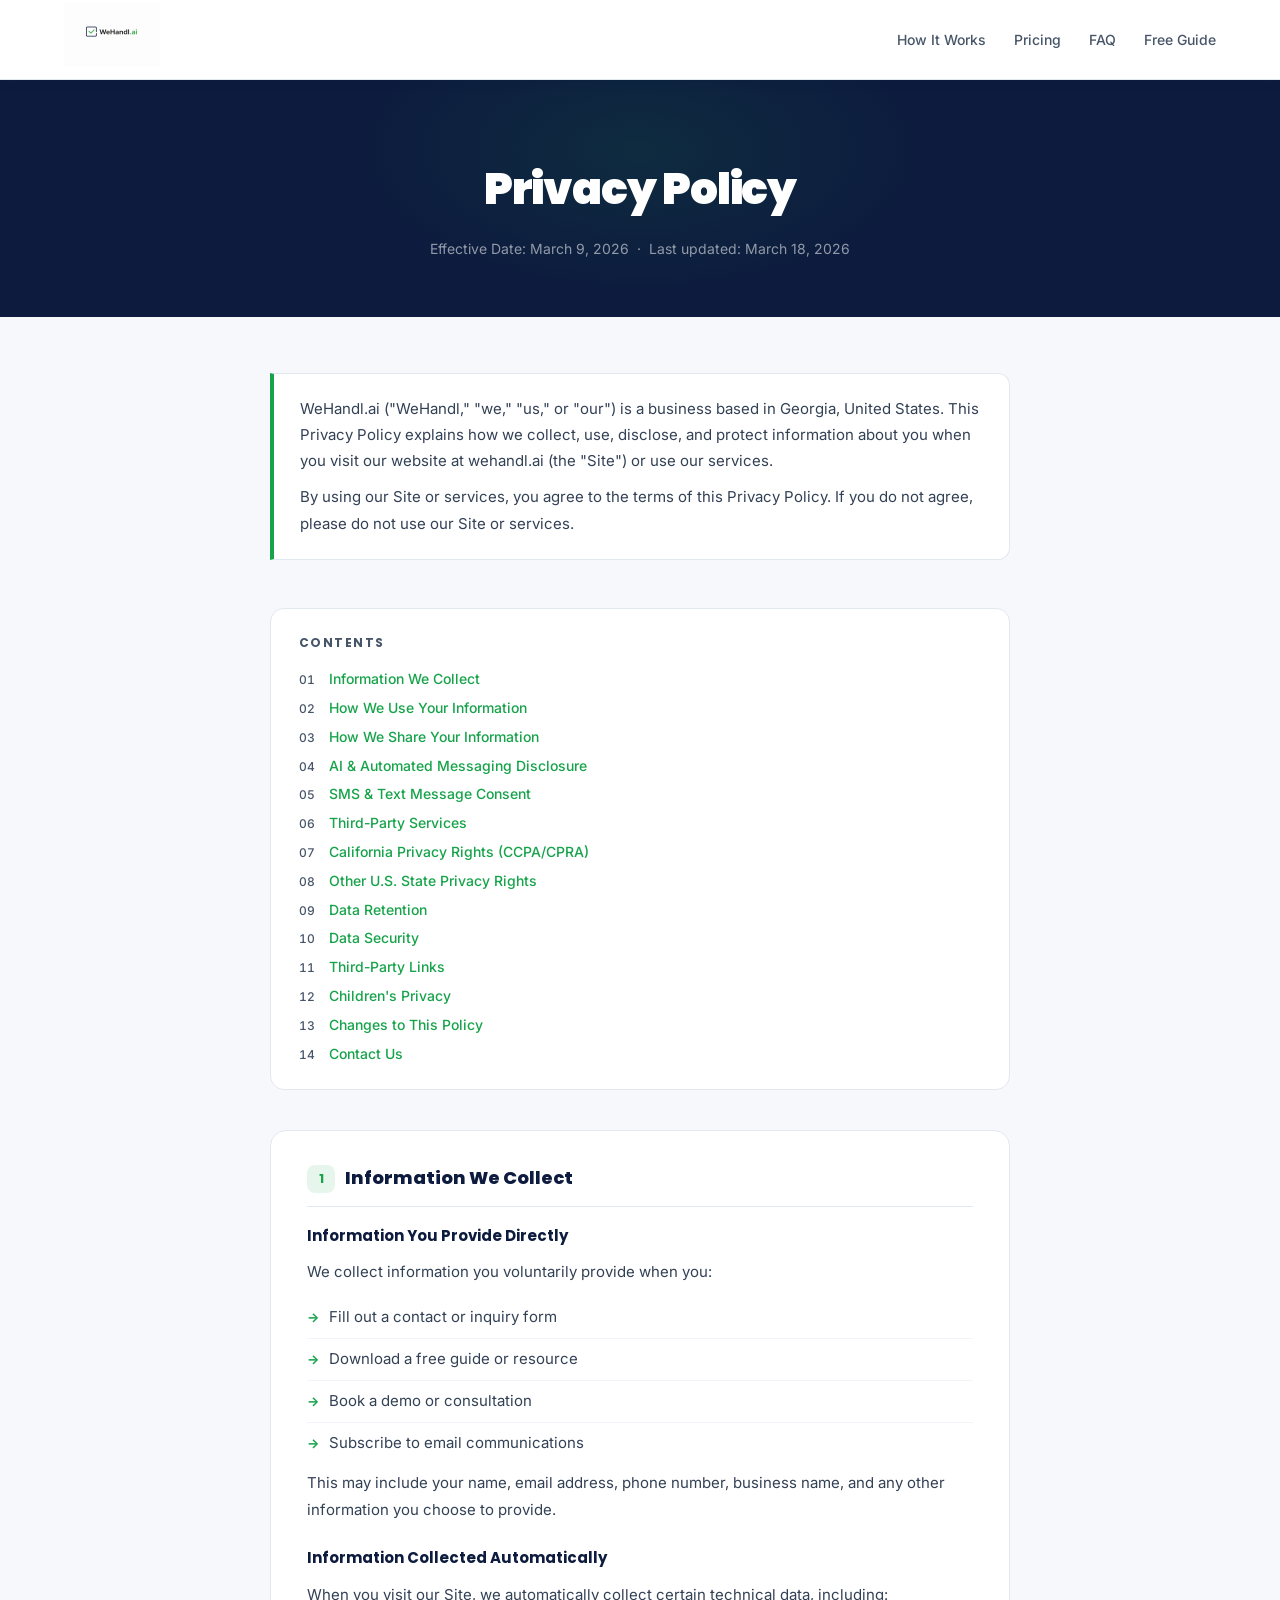
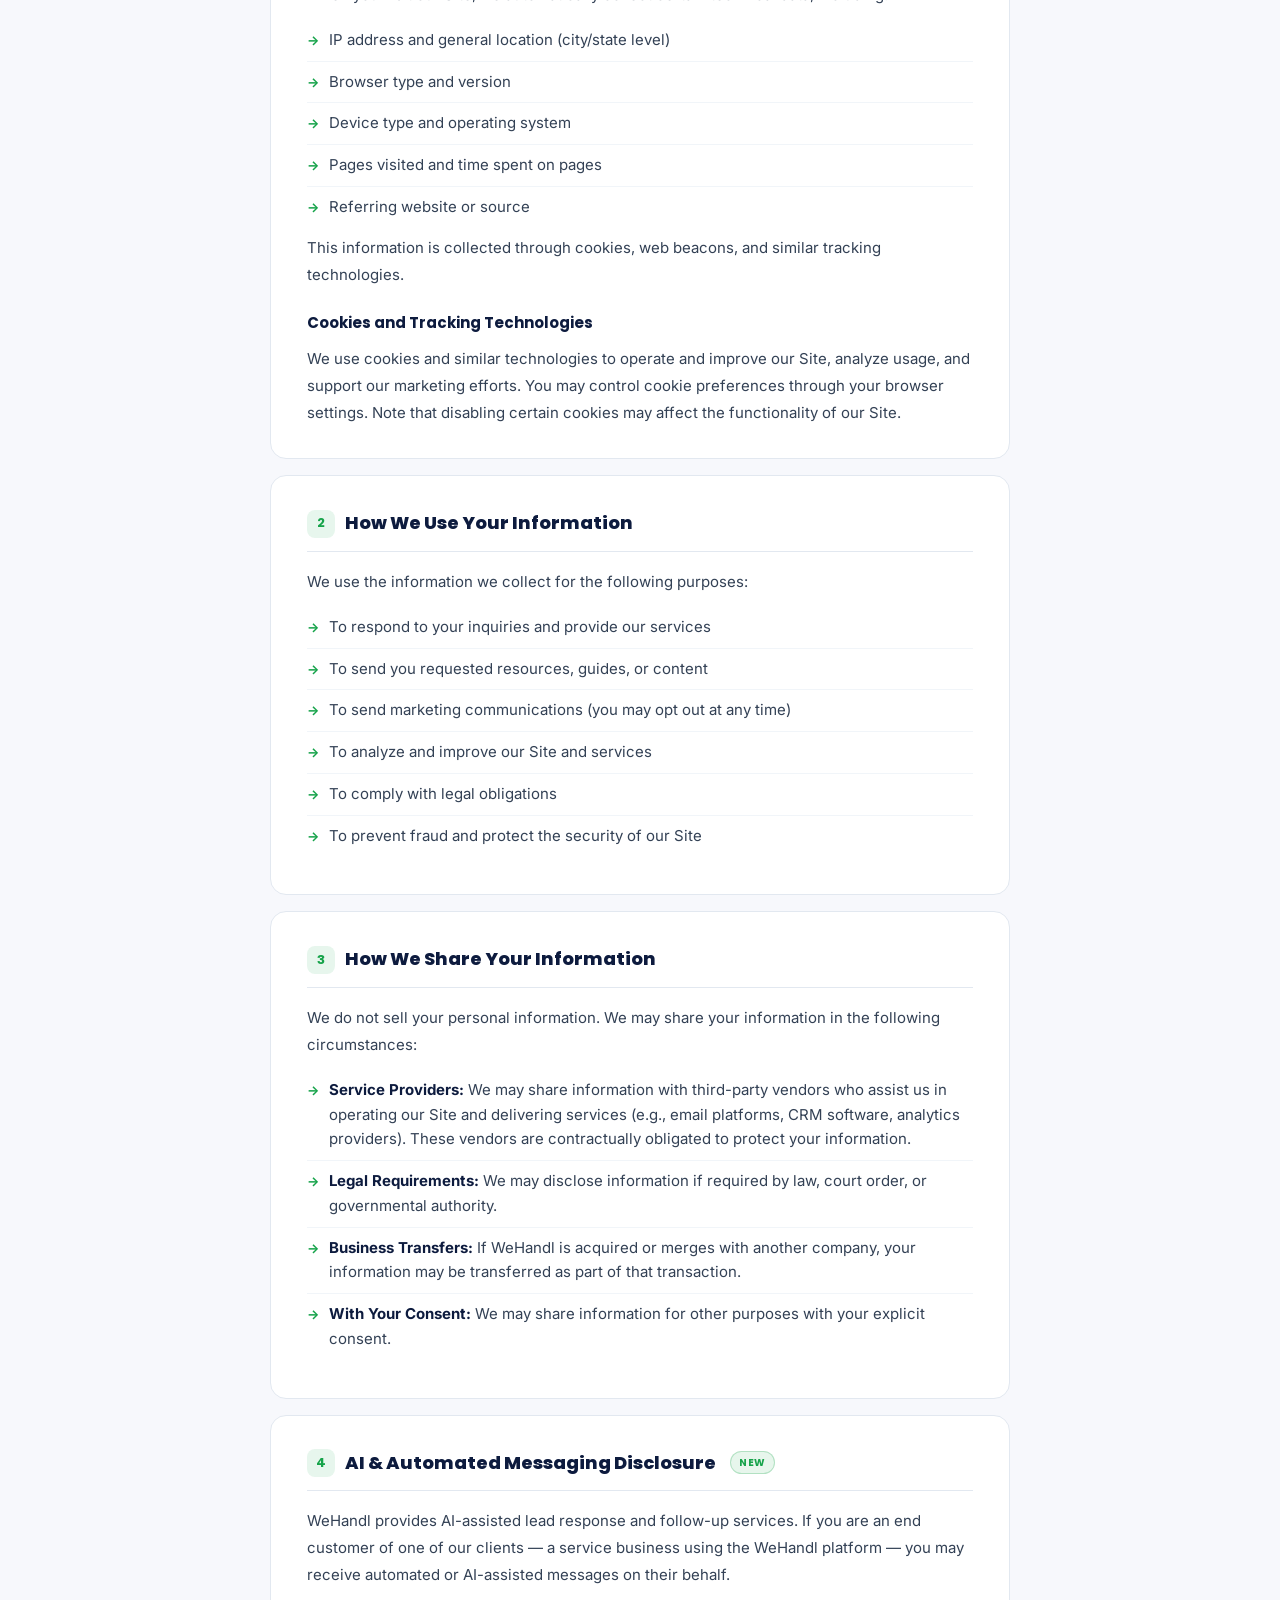
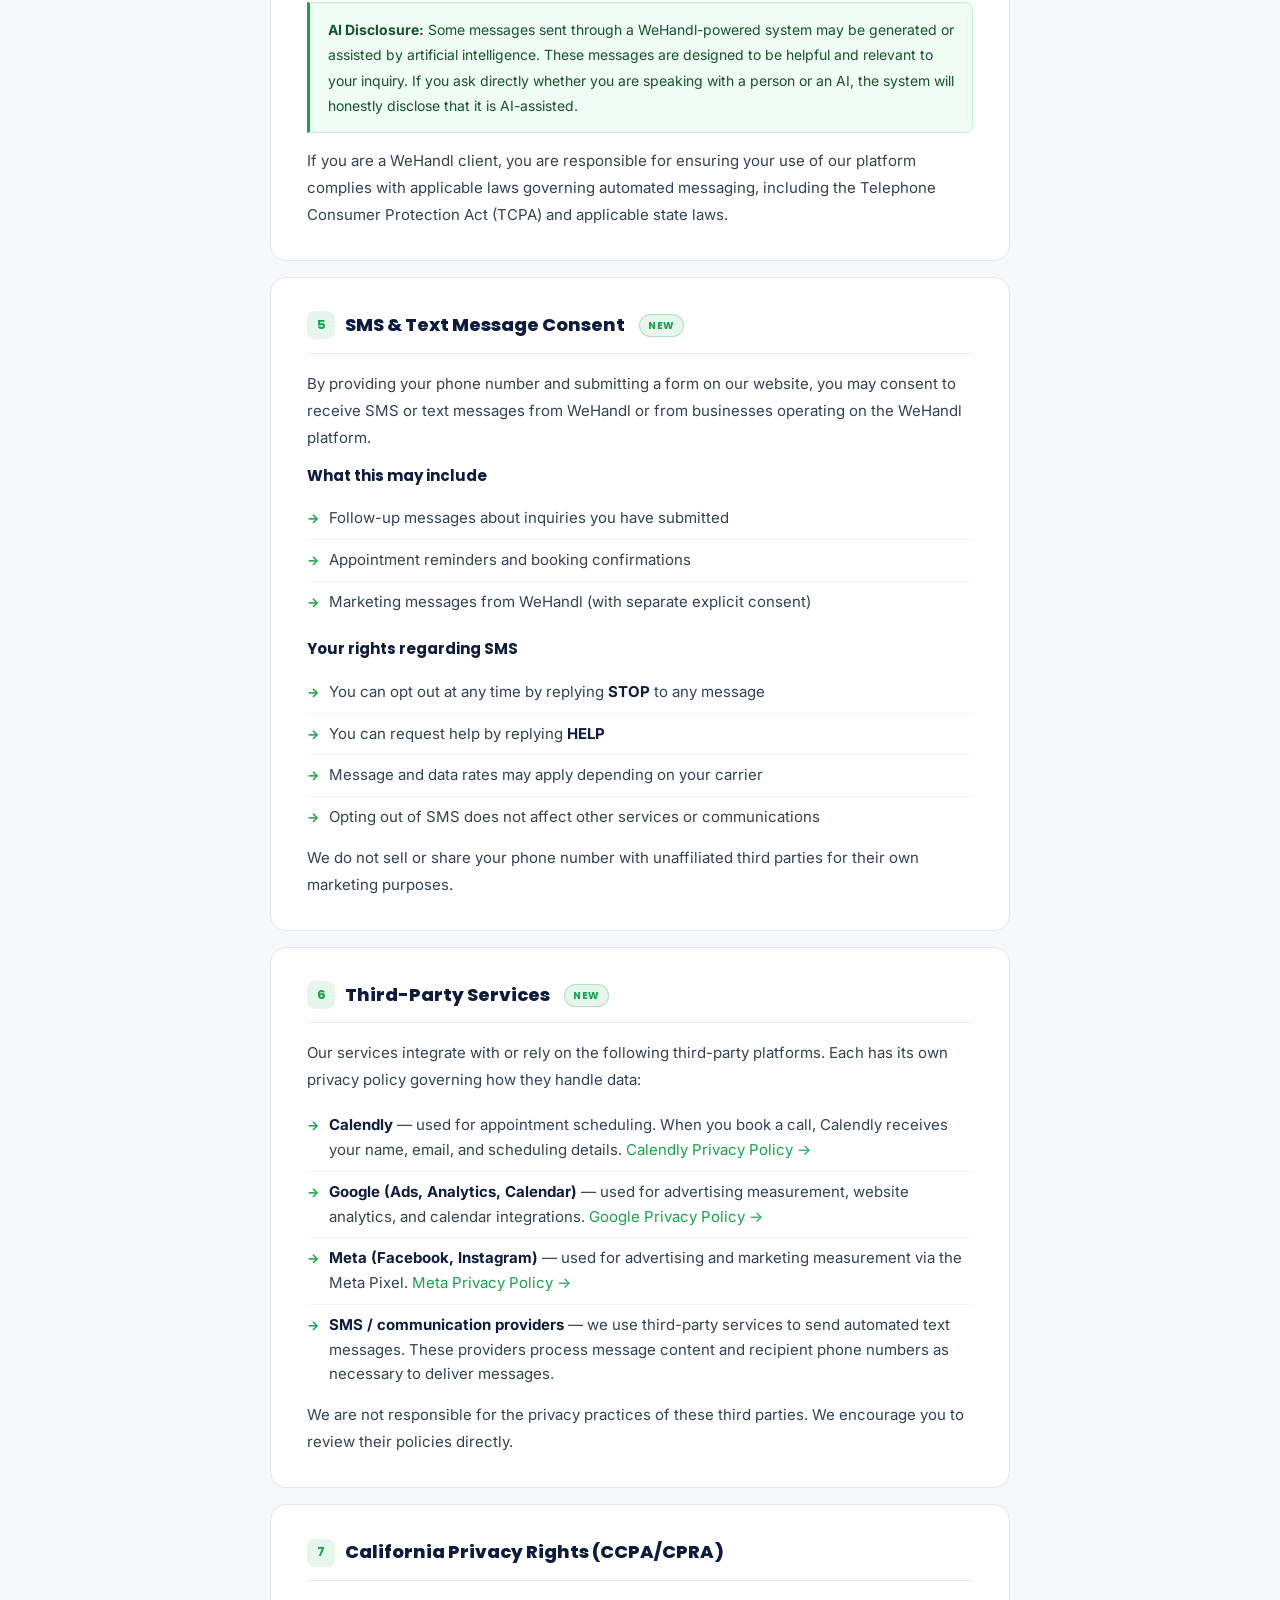
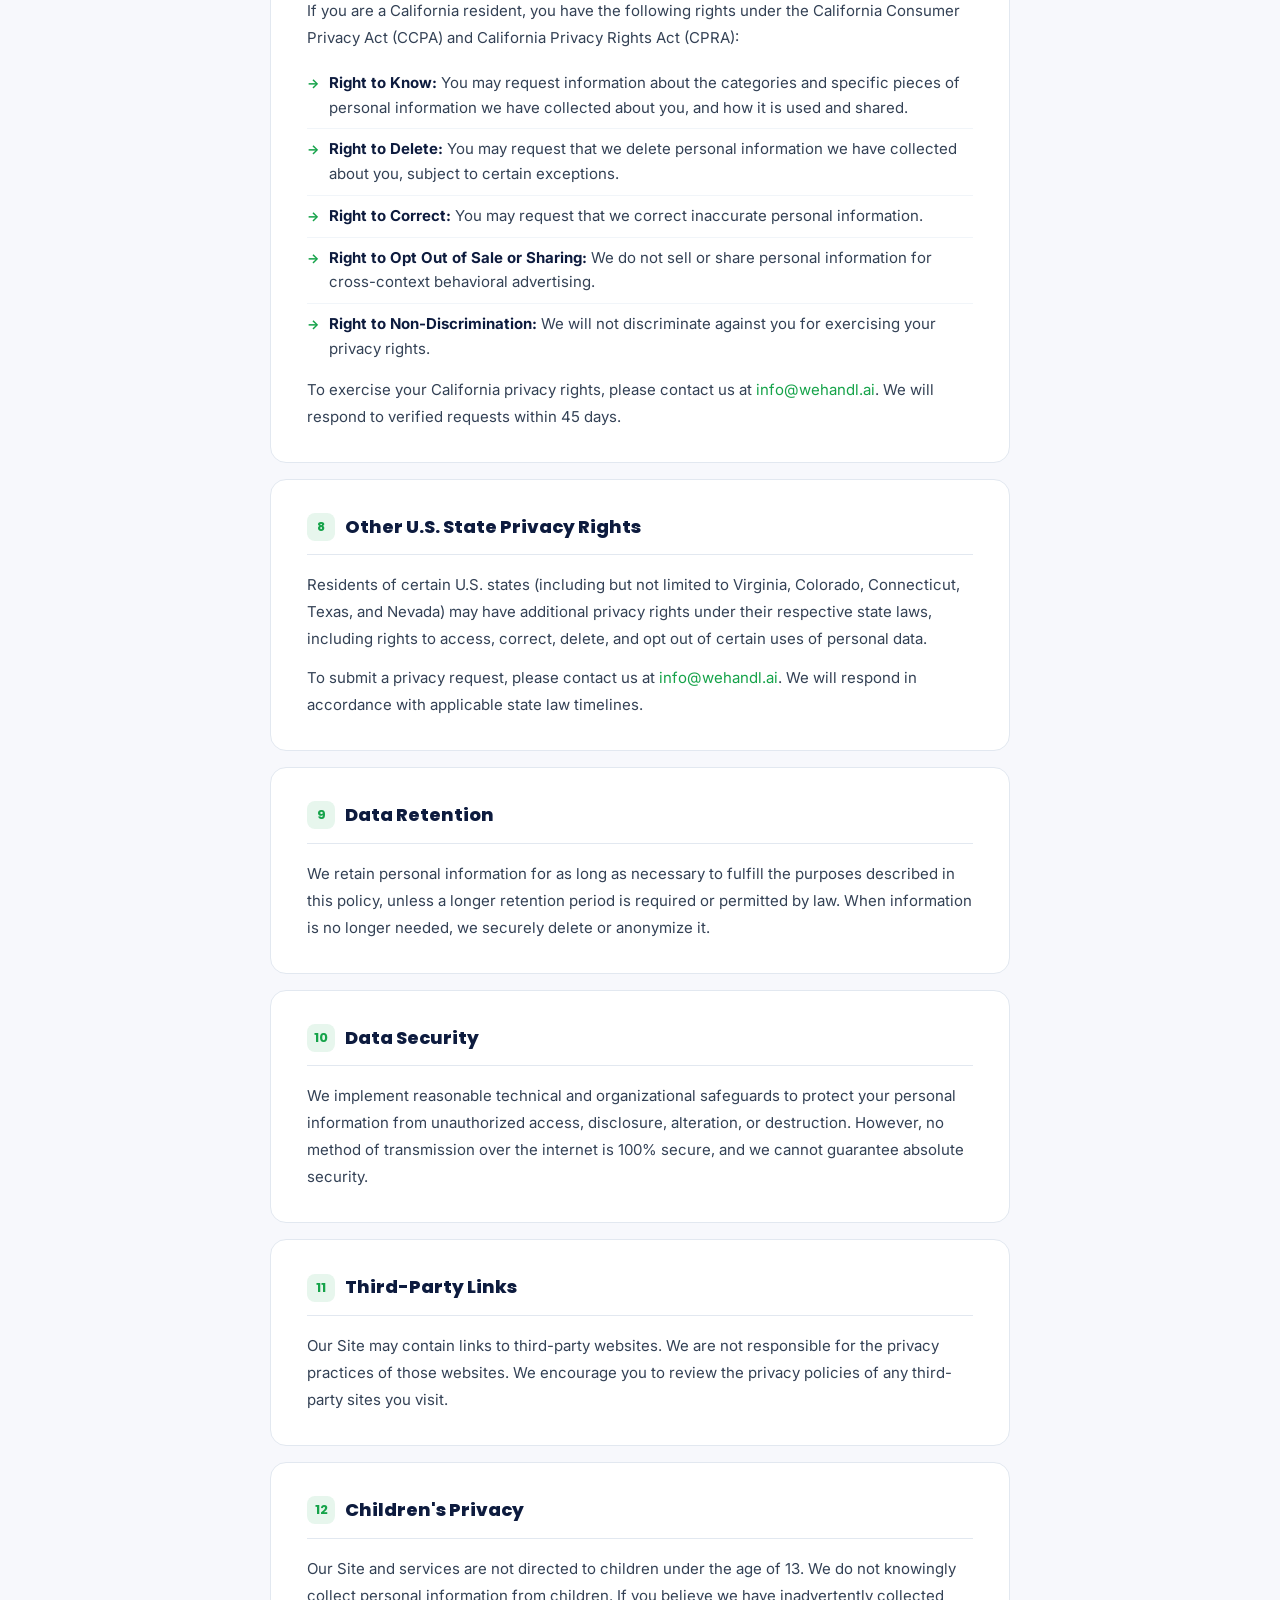
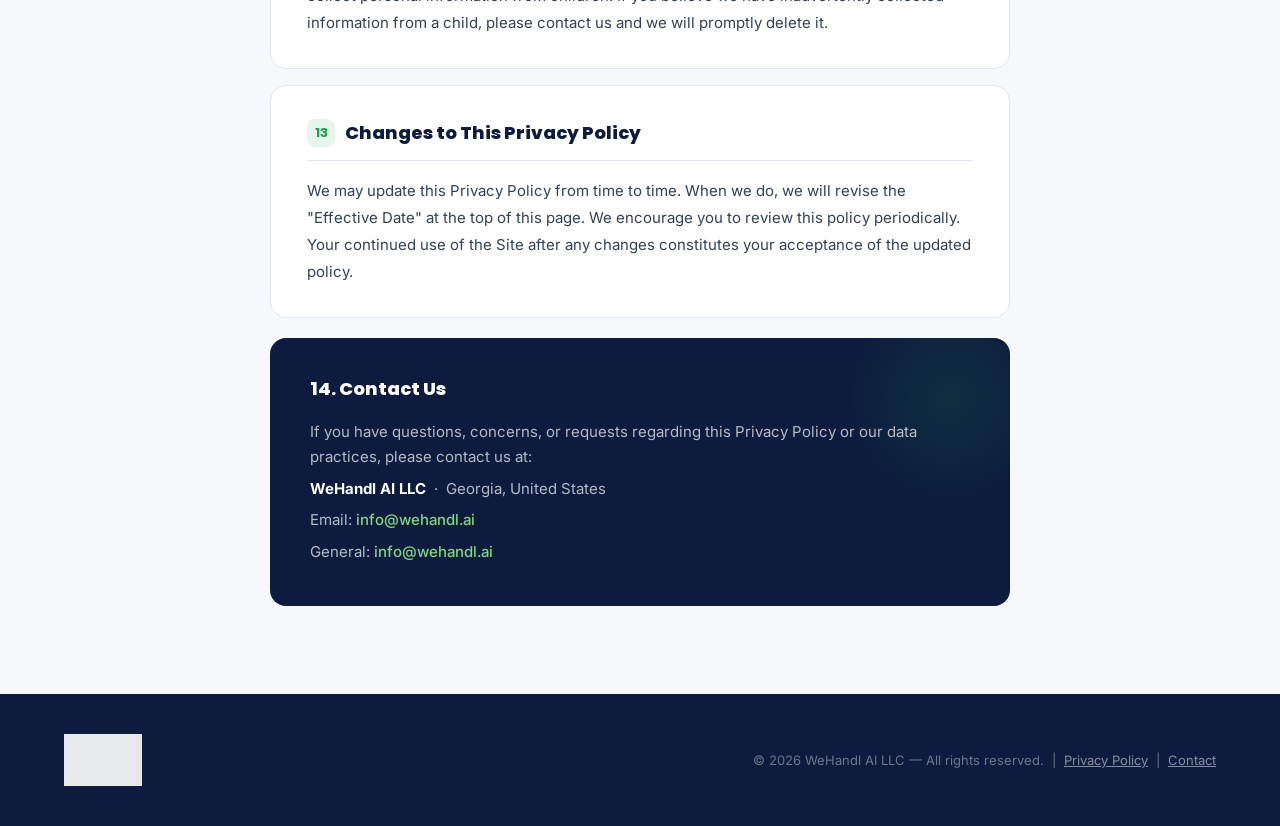
<file: privacy.html>
<!DOCTYPE html>
<html lang="en">
<head>
  <meta charset="UTF-8" />
  <meta name="viewport" content="width=device-width, initial-scale=1.0" />
  <title>Privacy Policy | WeHandl.ai</title>
  <link rel="preconnect" href="https://fonts.googleapis.com" />
  <link rel="preconnect" href="https://fonts.gstatic.com" crossorigin />
  <link href="https://fonts.googleapis.com/css2?family=Poppins:wght@400;500;600;700;800;900&family=Inter:wght@400;500;600&display=swap" rel="stylesheet" />
  <style>
    *, *::before, *::after { box-sizing: border-box; margin: 0; padding: 0; }
    :root {
      --navy: #0D1B3E;
      --green: #16A34A;
      --green-d: #15803D;
      --bg: #F7F8FC;
      --border: #E2E8F0;
      --text: #0F172A;
      --text-body: #334155;
      --muted: #475569;
      --card: #FFFFFF;
    }
    body { font-family: "Inter", sans-serif; background: var(--bg); color: var(--text); line-height: 1.7; font-size: 16px; }
    a { color: var(--green); text-decoration: none; }
    a:hover { color: var(--green-d); text-decoration: underline; }

    /* ── NAV ── */
    nav {
      background: rgba(255,255,255,.97);
      backdrop-filter: blur(16px);
      border-bottom: 1px solid var(--border);
      display: flex;
      align-items: center;
      padding: 0 clamp(16px,5vw,80px);
      height: 80px;
      position: sticky;
      top: 0;
      z-index: 100;
      box-shadow: 0 2px 12px rgba(13,27,62,.06);
    }
    .nav-inner {
      max-width: 1200px;
      margin: 0 auto;
      width: 100%;
      display: flex;
      align-items: center;
      justify-content: space-between;
      gap: 24px;
    }
    .nav-logo { height: 64px; width: 210px; object-fit: contain; object-position: left; }
    .nav-links { display: flex; align-items: center; gap: 28px; list-style: none; }
    .nav-links a { font-size: 14px; font-weight: 500; color: var(--muted); transition: color .2s; font-family: "Inter", sans-serif; }
    .nav-links a:hover { color: var(--navy); text-decoration: none; }
    .nav-cta {
      display: inline-flex;
      align-items: center;
      background: var(--green);
      color: #fff;
      font-family: "Poppins", sans-serif;
      font-weight: 700;
      font-size: 14px;
      padding: 10px 22px;
      border-radius: 100px;
      transition: background .2s, transform .2s;
      white-space: nowrap;
    }
    .nav-cta:hover { background: var(--green-d); text-decoration: none; transform: translateY(-1px); }

    /* ── PAGE HERO ── */
    .page-hero {
      background: var(--navy);
      padding: 72px clamp(16px,5vw,80px) 56px;
      text-align: center;
      position: relative;
      overflow: hidden;
    }
    .page-hero::before {
      content: "";
      position: absolute;
      top: -80px; left: 50%;
      transform: translateX(-50%);
      width: 600px; height: 300px;
      background: radial-gradient(ellipse, rgba(22,163,74,.12), transparent 70%);
      pointer-events: none;
    }
    .page-hero h1 {
      font-family: "Poppins", sans-serif;
      font-size: clamp(28px, 4vw, 44px);
      font-weight: 900;
      color: #fff;
      margin-bottom: 10px;
      letter-spacing: -.025em;
      position: relative;
    }
    .page-hero p { color: rgba(255,255,255,.55); font-size: 14px; position: relative; }

    /* ── CONTENT ── */
    .content-wrap { max-width: 820px; margin: 0 auto; padding: 56px clamp(16px,5vw,40px) 88px; }

    .intro-box {
      background: var(--card);
      border-left: 4px solid var(--green);
      border-radius: 0 12px 12px 0;
      padding: 22px 26px;
      margin-bottom: 48px;
      border: 1px solid var(--border);
      border-left: 4px solid var(--green);
    }
    .intro-box p { font-size: 15px; color: var(--text-body); margin-bottom: 10px; line-height: 1.75; }
    .intro-box p:last-child { margin-bottom: 0; }

    /* ── TOC ── */
    .toc {
      background: var(--card);
      border: 1px solid var(--border);
      border-radius: 14px;
      padding: 24px 28px;
      margin-bottom: 40px;
    }
    .toc-title {
      font-family: "Poppins", sans-serif;
      font-size: 12px;
      font-weight: 700;
      text-transform: uppercase;
      letter-spacing: .12em;
      color: var(--muted);
      margin-bottom: 14px;
    }
    .toc ol { list-style: none; padding: 0; display: flex; flex-direction: column; gap: 5px; }
    .toc ol li a { font-size: 14px; color: var(--green); font-weight: 500; display: flex; gap: 8px; align-items: baseline; }
    .toc ol li a:hover { color: var(--green-d); }
    .toc-num { font-size: 12px; color: var(--muted); min-width: 22px; font-variant-numeric: tabular-nums; }

    /* ── SECTIONS ── */
    .section {
      background: var(--card);
      border: 1px solid var(--border);
      border-radius: 16px;
      padding: 32px 36px;
      margin-bottom: 16px;
    }
    .section h2 {
      font-family: "Poppins", sans-serif;
      font-size: 18px;
      font-weight: 800;
      color: var(--navy);
      margin-bottom: 16px;
      padding-bottom: 12px;
      border-bottom: 1.5px solid var(--border);
      display: flex;
      align-items: center;
      gap: 10px;
    }
    .sec-num {
      display: inline-flex;
      align-items: center;
      justify-content: center;
      width: 28px; height: 28px;
      border-radius: 8px;
      background: rgba(22,163,74,.1);
      color: var(--green);
      font-family: "Poppins", sans-serif;
      font-weight: 700;
      font-size: 13px;
      flex-shrink: 0;
    }
    .new-badge {
      display: inline-block;
      background: rgba(22,163,74,.1);
      border: 1px solid rgba(22,163,74,.25);
      color: var(--green);
      font-size: 10px;
      font-weight: 700;
      font-family: "Poppins", sans-serif;
      padding: 2px 8px;
      border-radius: 100px;
      letter-spacing: .06em;
      text-transform: uppercase;
      margin-left: 4px;
      vertical-align: middle;
    }
    .section h3 {
      font-family: "Poppins", sans-serif;
      font-size: 15px;
      font-weight: 700;
      color: var(--navy);
      margin: 22px 0 10px;
    }
    .section h3:first-of-type { margin-top: 6px; }
    .section p { font-size: 15px; color: var(--text-body); margin-bottom: 12px; line-height: 1.8; }
    .section p:last-child { margin-bottom: 0; }
    .section ul { list-style: none; padding: 0; margin: 10px 0 14px; display: flex; flex-direction: column; gap: 0; }
    .section ul li {
      font-size: 15px;
      color: var(--text-body);
      padding: 8px 0 8px 22px;
      position: relative;
      border-bottom: 1px solid #F1F5F9;
      line-height: 1.65;
    }
    .section ul li:last-child { border-bottom: none; padding-bottom: 0; }
    .section ul li::before { content: "→"; position: absolute; left: 0; color: var(--green); font-weight: 700; font-size: 13px; top: 10px; }
    .section ul li strong { color: var(--navy); }
    .section a { color: var(--green); }
    .section a:hover { color: var(--green-d); }

    /* Info highlight */
    .info-box {
      background: #F0FDF4;
      border: 1px solid #BBF7D0;
      border-left: 3px solid var(--green);
      border-radius: 0 8px 8px 0;
      padding: 14px 18px;
      margin: 14px 0;
    }
    .info-box p { font-size: 14px; color: #14532D; margin-bottom: 0; }

    /* ── CONTACT BOX ── */
    .contact-box {
      background: var(--navy);
      color: #fff;
      padding: 36px 40px;
      border-radius: 16px;
      margin-top: 20px;
      position: relative;
      overflow: hidden;
    }
    .contact-box::before {
      content: "";
      position: absolute;
      top: -50px; right: -50px;
      width: 220px; height: 220px;
      border-radius: 50%;
      background: radial-gradient(circle, rgba(22,163,74,.15), transparent 70%);
    }
    .contact-box h2 {
      font-family: "Poppins", sans-serif;
      font-size: 18px;
      font-weight: 800;
      color: #fff;
      margin-bottom: 14px;
      border: none;
      padding: 0;
      display: block;
      position: relative;
    }
    .contact-box p { color: rgba(255,255,255,.7); font-size: 15px; margin-bottom: 6px; position: relative; }
    .contact-box p strong { color: #fff; }
    .contact-box a { color: #7dd87e; font-weight: 500; }
    .contact-box a:hover { color: #fff; text-decoration: underline; }

    /* ── FOOTER ── */
    footer {
      background: var(--navy);
      padding: 40px clamp(16px,5vw,80px);
      display: flex;
      justify-content: space-between;
      align-items: center;
      flex-wrap: wrap;
      gap: 16px;
    }
    footer img { height: 52px; width: 160px; object-fit: contain; object-position: left; filter: brightness(0) invert(1); opacity: .9; }
    footer p { font-size: 13px; color: rgba(255,255,255,.4); }
    footer a { color: rgba(255,255,255,.5); text-decoration: underline; }
    footer a:hover { color: rgba(255,255,255,.8); }

    @media (max-width: 768px) {
      .nav-links { display: none; }
      .section { padding: 24px 20px; }
      .contact-box { padding: 28px 22px; }
      footer { flex-direction: column; align-items: flex-start; }
    }
  </style>
</head>
<body>

<!-- NAV -->
<nav>
  <div class="nav-inner">
    <a href="/"><img class="nav-logo" src="[data-uri]" alt="WeHandl.ai" /></a>
    <ul class="nav-links">
      <li><a href="/#how">How It Works</a></li>
      <li><a href="/#pricing">Pricing</a></li>
      <li><a href="/#faq">FAQ</a></li>
      <li><a href="/#guide">Free Guide</a></li>
    </ul>
  </div>
</nav>

<!-- PAGE HERO -->
<div class="page-hero">
  <h1>Privacy Policy</h1>
  <p>Effective Date: March 9, 2026 &nbsp;·&nbsp; Last updated: March 18, 2026</p>
</div>

<!-- CONTENT -->
<div class="content-wrap">

  <div class="intro-box">
    <p>WeHandl.ai ("WeHandl," "we," "us," or "our") is a business based in Georgia, United States. This Privacy Policy explains how we collect, use, disclose, and protect information about you when you visit our website at wehandl.ai (the "Site") or use our services.</p>
    <p>By using our Site or services, you agree to the terms of this Privacy Policy. If you do not agree, please do not use our Site or services.</p>
  </div>

  <!-- TOC -->
  <div class="toc">
    <div class="toc-title">Contents</div>
    <ol>
      <li><a href="#s1"><span class="toc-num">01</span>Information We Collect</a></li>
      <li><a href="#s2"><span class="toc-num">02</span>How We Use Your Information</a></li>
      <li><a href="#s3"><span class="toc-num">03</span>How We Share Your Information</a></li>
      <li><a href="#s4"><span class="toc-num">04</span>AI &amp; Automated Messaging Disclosure</a></li>
      <li><a href="#s5"><span class="toc-num">05</span>SMS &amp; Text Message Consent</a></li>
      <li><a href="#s6"><span class="toc-num">06</span>Third-Party Services</a></li>
      <li><a href="#s7"><span class="toc-num">07</span>California Privacy Rights (CCPA/CPRA)</a></li>
      <li><a href="#s8"><span class="toc-num">08</span>Other U.S. State Privacy Rights</a></li>
      <li><a href="#s9"><span class="toc-num">09</span>Data Retention</a></li>
      <li><a href="#s10"><span class="toc-num">10</span>Data Security</a></li>
      <li><a href="#s11"><span class="toc-num">11</span>Third-Party Links</a></li>
      <li><a href="#s12"><span class="toc-num">12</span>Children's Privacy</a></li>
      <li><a href="#s13"><span class="toc-num">13</span>Changes to This Policy</a></li>
      <li><a href="#s14"><span class="toc-num">14</span>Contact Us</a></li>
    </ol>
  </div>

  <!-- S1 — unchanged content -->
  <div class="section" id="s1">
    <h2><span class="sec-num">1</span>Information We Collect</h2>
    <h3>Information You Provide Directly</h3>
    <p>We collect information you voluntarily provide when you:</p>
    <ul>
      <li>Fill out a contact or inquiry form</li>
      <li>Download a free guide or resource</li>
      <li>Book a demo or consultation</li>
      <li>Subscribe to email communications</li>
    </ul>
    <p>This may include your name, email address, phone number, business name, and any other information you choose to provide.</p>
    <h3>Information Collected Automatically</h3>
    <p>When you visit our Site, we automatically collect certain technical data, including:</p>
    <ul>
      <li>IP address and general location (city/state level)</li>
      <li>Browser type and version</li>
      <li>Device type and operating system</li>
      <li>Pages visited and time spent on pages</li>
      <li>Referring website or source</li>
    </ul>
    <p>This information is collected through cookies, web beacons, and similar tracking technologies.</p>
    <h3>Cookies and Tracking Technologies</h3>
    <p>We use cookies and similar technologies to operate and improve our Site, analyze usage, and support our marketing efforts. You may control cookie preferences through your browser settings. Note that disabling certain cookies may affect the functionality of our Site.</p>
  </div>

  <!-- S2 — unchanged content -->
  <div class="section" id="s2">
    <h2><span class="sec-num">2</span>How We Use Your Information</h2>
    <p>We use the information we collect for the following purposes:</p>
    <ul>
      <li>To respond to your inquiries and provide our services</li>
      <li>To send you requested resources, guides, or content</li>
      <li>To send marketing communications (you may opt out at any time)</li>
      <li>To analyze and improve our Site and services</li>
      <li>To comply with legal obligations</li>
      <li>To prevent fraud and protect the security of our Site</li>
    </ul>
  </div>

  <!-- S3 — unchanged content -->
  <div class="section" id="s3">
    <h2><span class="sec-num">3</span>How We Share Your Information</h2>
    <p>We do not sell your personal information. We may share your information in the following circumstances:</p>
    <ul>
      <li><strong>Service Providers:</strong> We may share information with third-party vendors who assist us in operating our Site and delivering services (e.g., email platforms, CRM software, analytics providers). These vendors are contractually obligated to protect your information.</li>
      <li><strong>Legal Requirements:</strong> We may disclose information if required by law, court order, or governmental authority.</li>
      <li><strong>Business Transfers:</strong> If WeHandl is acquired or merges with another company, your information may be transferred as part of that transaction.</li>
      <li><strong>With Your Consent:</strong> We may share information for other purposes with your explicit consent.</li>
    </ul>
  </div>

  <!-- S4 — NEW -->
  <div class="section" id="s4">
    <h2><span class="sec-num">4</span>AI &amp; Automated Messaging Disclosure <span class="new-badge">New</span></h2>
    <p>WeHandl provides AI-assisted lead response and follow-up services. If you are an end customer of one of our clients — a service business using the WeHandl platform — you may receive automated or AI-assisted messages on their behalf.</p>
    <div class="info-box">
      <p><strong>AI Disclosure:</strong> Some messages sent through a WeHandl-powered system may be generated or assisted by artificial intelligence. These messages are designed to be helpful and relevant to your inquiry. If you ask directly whether you are speaking with a person or an AI, the system will honestly disclose that it is AI-assisted.</p>
    </div>
    <p>If you are a WeHandl client, you are responsible for ensuring your use of our platform complies with applicable laws governing automated messaging, including the Telephone Consumer Protection Act (TCPA) and applicable state laws.</p>
  </div>

  <!-- S5 — NEW -->
  <div class="section" id="s5">
    <h2><span class="sec-num">5</span>SMS &amp; Text Message Consent <span class="new-badge">New</span></h2>
    <p>By providing your phone number and submitting a form on our website, you may consent to receive SMS or text messages from WeHandl or from businesses operating on the WeHandl platform.</p>
    <h3>What this may include</h3>
    <ul>
      <li>Follow-up messages about inquiries you have submitted</li>
      <li>Appointment reminders and booking confirmations</li>
      <li>Marketing messages from WeHandl (with separate explicit consent)</li>
    </ul>
    <h3>Your rights regarding SMS</h3>
    <ul>
      <li>You can opt out at any time by replying <strong>STOP</strong> to any message</li>
      <li>You can request help by replying <strong>HELP</strong></li>
      <li>Message and data rates may apply depending on your carrier</li>
      <li>Opting out of SMS does not affect other services or communications</li>
    </ul>
    <p>We do not sell or share your phone number with unaffiliated third parties for their own marketing purposes.</p>
  </div>

  <!-- S6 — NEW -->
  <div class="section" id="s6">
    <h2><span class="sec-num">6</span>Third-Party Services <span class="new-badge">New</span></h2>
    <p>Our services integrate with or rely on the following third-party platforms. Each has its own privacy policy governing how they handle data:</p>
    <ul>
      <li><strong>Calendly</strong> — used for appointment scheduling. When you book a call, Calendly receives your name, email, and scheduling details. <a href="https://calendly.com/privacy" target="_blank" rel="noopener">Calendly Privacy Policy →</a></li>
      <li><strong>Google (Ads, Analytics, Calendar)</strong> — used for advertising measurement, website analytics, and calendar integrations. <a href="https://policies.google.com/privacy" target="_blank" rel="noopener">Google Privacy Policy →</a></li>
      <li><strong>Meta (Facebook, Instagram)</strong> — used for advertising and marketing measurement via the Meta Pixel. <a href="https://www.facebook.com/privacy/policy" target="_blank" rel="noopener">Meta Privacy Policy →</a></li>
      <li><strong>SMS / communication providers</strong> — we use third-party services to send automated text messages. These providers process message content and recipient phone numbers as necessary to deliver messages.</li>
    </ul>
    <p>We are not responsible for the privacy practices of these third parties. We encourage you to review their policies directly.</p>
  </div>

  <!-- S7 — was S4 -->
  <div class="section" id="s7">
    <h2><span class="sec-num">7</span>California Privacy Rights (CCPA/CPRA)</h2>
    <p>If you are a California resident, you have the following rights under the California Consumer Privacy Act (CCPA) and California Privacy Rights Act (CPRA):</p>
    <ul>
      <li><strong>Right to Know:</strong> You may request information about the categories and specific pieces of personal information we have collected about you, and how it is used and shared.</li>
      <li><strong>Right to Delete:</strong> You may request that we delete personal information we have collected about you, subject to certain exceptions.</li>
      <li><strong>Right to Correct:</strong> You may request that we correct inaccurate personal information.</li>
      <li><strong>Right to Opt Out of Sale or Sharing:</strong> We do not sell or share personal information for cross-context behavioral advertising.</li>
      <li><strong>Right to Non-Discrimination:</strong> We will not discriminate against you for exercising your privacy rights.</li>
    </ul>
    <p>To exercise your California privacy rights, please contact us at <a href="mailto:info@wehandl.ai">info@wehandl.ai</a>. We will respond to verified requests within 45 days.</p>
  </div>

  <!-- S8 — was S5 -->
  <div class="section" id="s8">
    <h2><span class="sec-num">8</span>Other U.S. State Privacy Rights</h2>
    <p>Residents of certain U.S. states (including but not limited to Virginia, Colorado, Connecticut, Texas, and Nevada) may have additional privacy rights under their respective state laws, including rights to access, correct, delete, and opt out of certain uses of personal data.</p>
    <p>To submit a privacy request, please contact us at <a href="mailto:info@wehandl.ai">info@wehandl.ai</a>. We will respond in accordance with applicable state law timelines.</p>
  </div>

  <!-- S9 — was S6 -->
  <div class="section" id="s9">
    <h2><span class="sec-num">9</span>Data Retention</h2>
    <p>We retain personal information for as long as necessary to fulfill the purposes described in this policy, unless a longer retention period is required or permitted by law. When information is no longer needed, we securely delete or anonymize it.</p>
  </div>

  <!-- S10 — was S7 -->
  <div class="section" id="s10">
    <h2><span class="sec-num">10</span>Data Security</h2>
    <p>We implement reasonable technical and organizational safeguards to protect your personal information from unauthorized access, disclosure, alteration, or destruction. However, no method of transmission over the internet is 100% secure, and we cannot guarantee absolute security.</p>
  </div>

  <!-- S11 — was S8 -->
  <div class="section" id="s11">
    <h2><span class="sec-num">11</span>Third-Party Links</h2>
    <p>Our Site may contain links to third-party websites. We are not responsible for the privacy practices of those websites. We encourage you to review the privacy policies of any third-party sites you visit.</p>
  </div>

  <!-- S12 — was S9 -->
  <div class="section" id="s12">
    <h2><span class="sec-num">12</span>Children's Privacy</h2>
    <p>Our Site and services are not directed to children under the age of 13. We do not knowingly collect personal information from children. If you believe we have inadvertently collected information from a child, please contact us and we will promptly delete it.</p>
  </div>

  <!-- S13 — was S10 -->
  <div class="section" id="s13">
    <h2><span class="sec-num">13</span>Changes to This Privacy Policy</h2>
    <p>We may update this Privacy Policy from time to time. When we do, we will revise the "Effective Date" at the top of this page. We encourage you to review this policy periodically. Your continued use of the Site after any changes constitutes your acceptance of the updated policy.</p>
  </div>

  <!-- S14 — was S11 -->
  <div class="contact-box" id="s14">
    <h2>14. Contact Us</h2>
    <p>If you have questions, concerns, or requests regarding this Privacy Policy or our data practices, please contact us at:</p>
    <p><strong>WeHandl AI LLC</strong> &nbsp;·&nbsp; Georgia, United States</p>
    <p>Email: <a href="mailto:info@wehandl.ai">info@wehandl.ai</a></p>
    <p>General: <a href="mailto:info@wehandl.ai">info@wehandl.ai</a></p>
  </div>

</div>

<!-- FOOTER -->
<footer>
  <img src="[data-uri]" alt="WeHandl.ai" />
  <p>© 2026 WeHandl AI LLC — All rights reserved. &nbsp;|&nbsp; <a href="/privacy">Privacy Policy</a> &nbsp;|&nbsp; <a href="mailto:info@wehandl.ai">Contact</a></p>
</footer>

</body>
</html>
</file>
